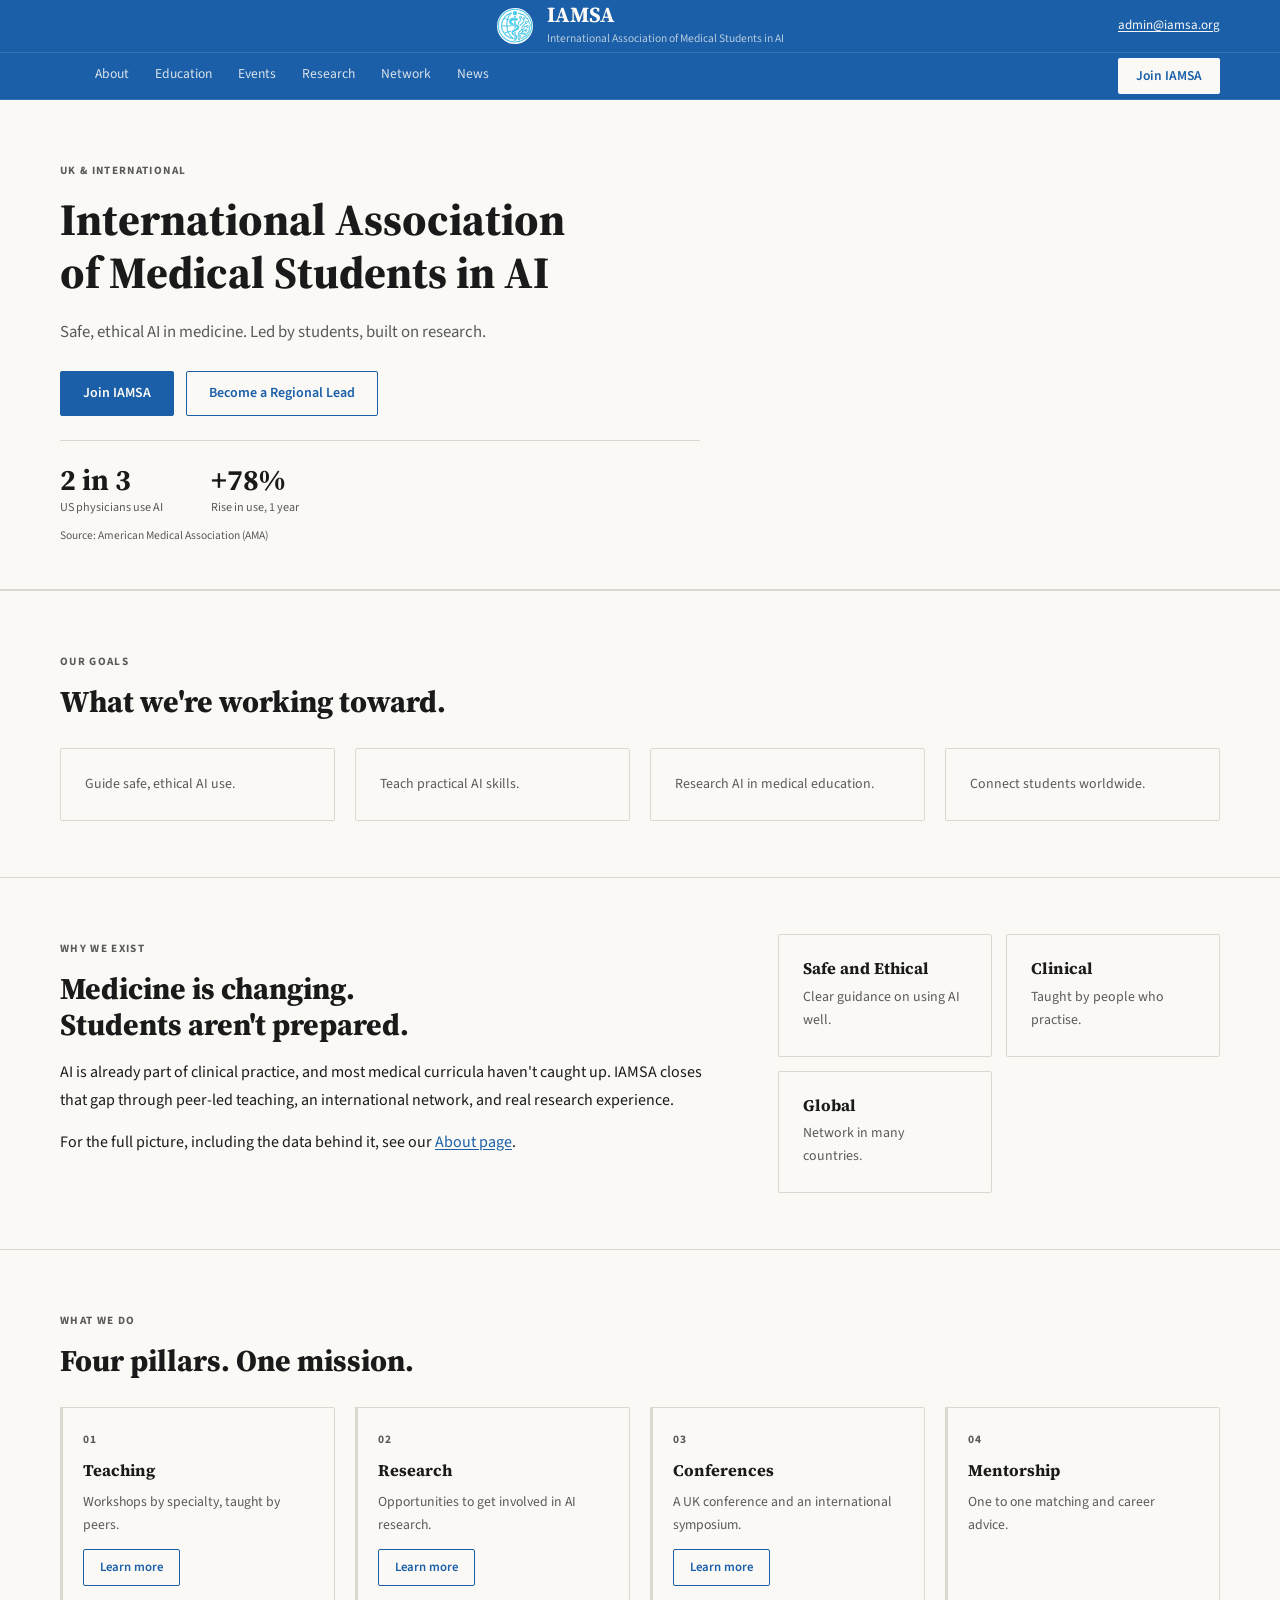
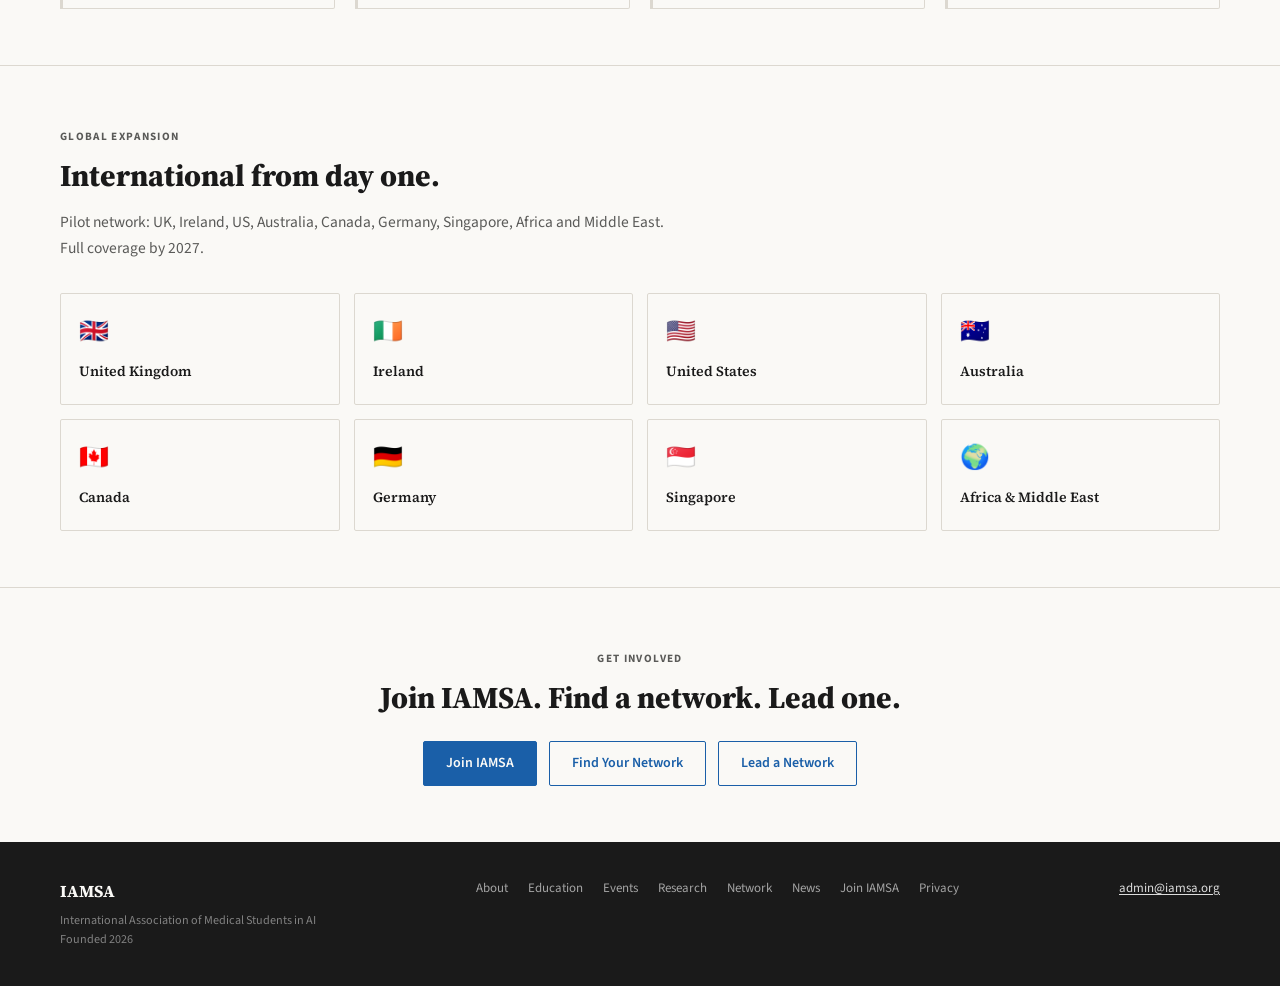
<file: index.html>
<!DOCTYPE html>
<html lang="en">
<head>
<meta charset="UTF-8">
<meta name="viewport" content="width=device-width, initial-scale=1.0">
<title>IAMSA | International Association of Medical Students in AI</title>
<link rel="icon" type="image/png" href="assets/iamsa-logo.png">
<link rel="stylesheet" href="style.css?v=11">
</head>
<body>

<header class="site-header">
  <div class="masthead">
    <a href="index.html" class="masthead-brand">
      <img src="assets/iamsa-logo.png" alt="IAMSA logo" class="masthead-logo">
      <div>
        <div class="masthead-name">IAMSA</div>
        <div class="masthead-full">International Association of Medical Students in AI</div>
      </div>
    </a>
    <div class="masthead-right"><a href="mailto:admin@iamsa.org">admin@iamsa.org</a></div>
    <button class="nav-toggle" aria-label="Open navigation" aria-expanded="false">&#9776;</button>
  </div>
  <nav class="site-nav">
    <ul>
      <li><a href="about.html">About</a></li>
      <li><a href="education.html">Education</a></li>
      <li><a href="events.html">Events</a></li>
      <li><a href="research.html">Research</a></li>
      <li><a href="chapters.html">Network</a></li>
      <li><a href="news.html">News</a></li>
      <li class="nav-spacer"></li>
      <li><a href="join.html" class="nav-join">Join IAMSA</a></li>
    </ul>
  </nav>
</header>

<!-- HOME HERO -->
<div class="home-hero">
  <div class="home-hero-inner">
    <div class="home-hero-text">
      <span class="section-label">UK &amp; International</span>
      <h1>International Association<br>of Medical Students in AI</h1>
      <p class="hero-lead">Safe, ethical AI in medicine. Led by students, built on research.</p>
      <div class="hero-actions">
        <a href="join.html" class="btn-primary">Join IAMSA</a>
        <a href="join.html#tab-lead" class="btn-secondary">Become a Regional Lead</a>
      </div>
    </div>
    <div class="stat-row">
      <div class="stat-item">
        <div class="stat-number">2 in 3</div>
        <div class="stat-label">US physicians use AI</div>
      </div>
      <div class="stat-item">
        <div class="stat-number">+78%</div>
        <div class="stat-label">Rise in use, 1 year</div>
      </div>
    </div>
    <p style="font-size:0.72rem;color:var(--muted);margin-top:8px;">Source: American Medical Association (AMA)</p>
  </div>
</div>

<!-- GOALS -->
<section>
  <span class="section-label">Our Goals</span>
  <h2>What we're working toward.</h2>
  <div class="grid-4" style="margin-top:28px;">
    <div class="card"><p style="margin-top:0;">Guide safe, ethical AI use.</p></div>
    <div class="card"><p style="margin-top:0;">Teach practical AI skills.</p></div>
    <div class="card"><p style="margin-top:0;">Research AI in medical education.</p></div>
    <div class="card"><p style="margin-top:0;">Connect students worldwide.</p></div>
  </div>
</section>

<!-- MISSION -->
<section id="mission" class="surface">
  <div class="two-col">
    <div>
      <span class="section-label">Why We Exist</span>
      <h2>Medicine is changing.<br>Students aren't prepared.</h2>
      <p style="font-size:1rem;line-height:1.75;margin-bottom:14px;">AI is already part of clinical practice, and most medical curricula haven't caught up. IAMSA closes that gap through peer-led teaching, an international network, and real research experience.</p>
      <p style="font-size:1rem;line-height:1.75;">For the full picture, including the data behind it, see our <a href="about.html">About page</a>.</p>
    </div>
    <div style="display:grid;grid-template-columns:1fr 1fr;gap:14px;">
      <div class="card">
        <h3>Safe and Ethical</h3>
        <p>Clear guidance on using AI well.</p>
      </div>
      <div class="card">
        <h3>Clinical</h3>
        <p>Taught by people who practise.</p>
      </div>
      <div class="card">
        <h3>Global</h3>
        <p>Network in many countries.</p>
      </div>
    </div>
  </div>
</section>

<!-- PILLARS -->
<section id="pillars">
  <span class="section-label">What We Do</span>
  <h2>Four pillars. One mission.</h2>
  <div class="grid-4" style="margin-top:28px;">
    <div class="pillar">
      <div class="pillar-number">01</div>
      <div class="pillar-title">Teaching</div>
      <div class="pillar-desc">Workshops by specialty, taught by peers.</div>
      <a href="education.html" class="btn-sm-outline">Learn more</a>
    </div>
    <div class="pillar">
      <div class="pillar-number">02</div>
      <div class="pillar-title">Research</div>
      <div class="pillar-desc">Opportunities to get involved in AI research.</div>
      <a href="research.html" class="btn-sm-outline">Learn more</a>
    </div>
    <div class="pillar">
      <div class="pillar-number">03</div>
      <div class="pillar-title">Conferences</div>
      <div class="pillar-desc">A UK conference and an international symposium.</div>
      <a href="events.html" class="btn-sm-outline">Learn more</a>
    </div>
    <div class="pillar">
      <div class="pillar-number">04</div>
      <div class="pillar-title">Mentorship</div>
      <div class="pillar-desc">One to one matching and career advice.</div>
    </div>
  </div>
</section>

<!-- INTERNATIONAL -->
<section id="international">
  <span class="section-label">Global Expansion</span>
  <h2>International from day one.</h2>
  <p class="section-intro">Pilot network: UK, Ireland, US, Australia, Canada, Germany, Singapore, Africa and Middle East. Full coverage by 2027.</p>
  <div class="countries-grid">
    <div class="country-card">
      <div class="country-flag">🇬🇧</div>
      <div class="country-name">United Kingdom</div>    </div>
    <div class="country-card">
      <div class="country-flag">🇮🇪</div>
      <div class="country-name">Ireland</div>    </div>
    <div class="country-card">
      <div class="country-flag">🇺🇸</div>
      <div class="country-name">United States</div>    </div>
    <div class="country-card">
      <div class="country-flag">🇦🇺</div>
      <div class="country-name">Australia</div>    </div>
    <div class="country-card">
      <div class="country-flag">🇨🇦</div>
      <div class="country-name">Canada</div>    </div>
    <div class="country-card">
      <div class="country-flag">🇩🇪</div>
      <div class="country-name">Germany</div>    </div>
    <div class="country-card">
      <div class="country-flag">🇸🇬</div>
      <div class="country-name">Singapore</div>    </div>
    <div class="country-card">
      <div class="country-flag">🌍</div>
      <div class="country-name">Africa &amp; Middle East</div>
    </div>
  </div>
</section>

<!-- CTA -->
<section class="surface" id="join" style="text-align:center;">
  <span class="section-label">Get Involved</span>
  <h2 style="margin-bottom:24px;">Join IAMSA. Find a network. Lead one.</h2>
  <div style="display:flex;gap:12px;justify-content:center;flex-wrap:wrap;">
    <a href="join.html" class="btn-primary">Join IAMSA</a>
    <a href="chapters.html" class="btn-secondary">Find Your Network</a>
    <a href="join.html#tab-lead" class="btn-secondary">Lead a Network</a>
  </div>
</section>

<footer>
  <div class="footer-inner">
    <div>
      <div class="footer-brand">IAMSA</div>
      <div class="footer-sub">International Association of Medical Students in AI<br>Founded 2026</div>
    </div>
    <div class="footer-links">
      <a href="about.html">About</a>
      <a href="education.html">Education</a>
      <a href="events.html">Events</a>
      <a href="research.html">Research</a>
      <a href="chapters.html">Network</a>
      <a href="news.html">News</a>
      <a href="join.html">Join IAMSA</a>
      <a href="privacy.html">Privacy</a>
    </div>
    <div class="footer-contact"><a href="mailto:admin@iamsa.org">admin@iamsa.org</a></div>
  </div>
</footer>

<script src="main.js"></script>
</body>
</html>
</file>
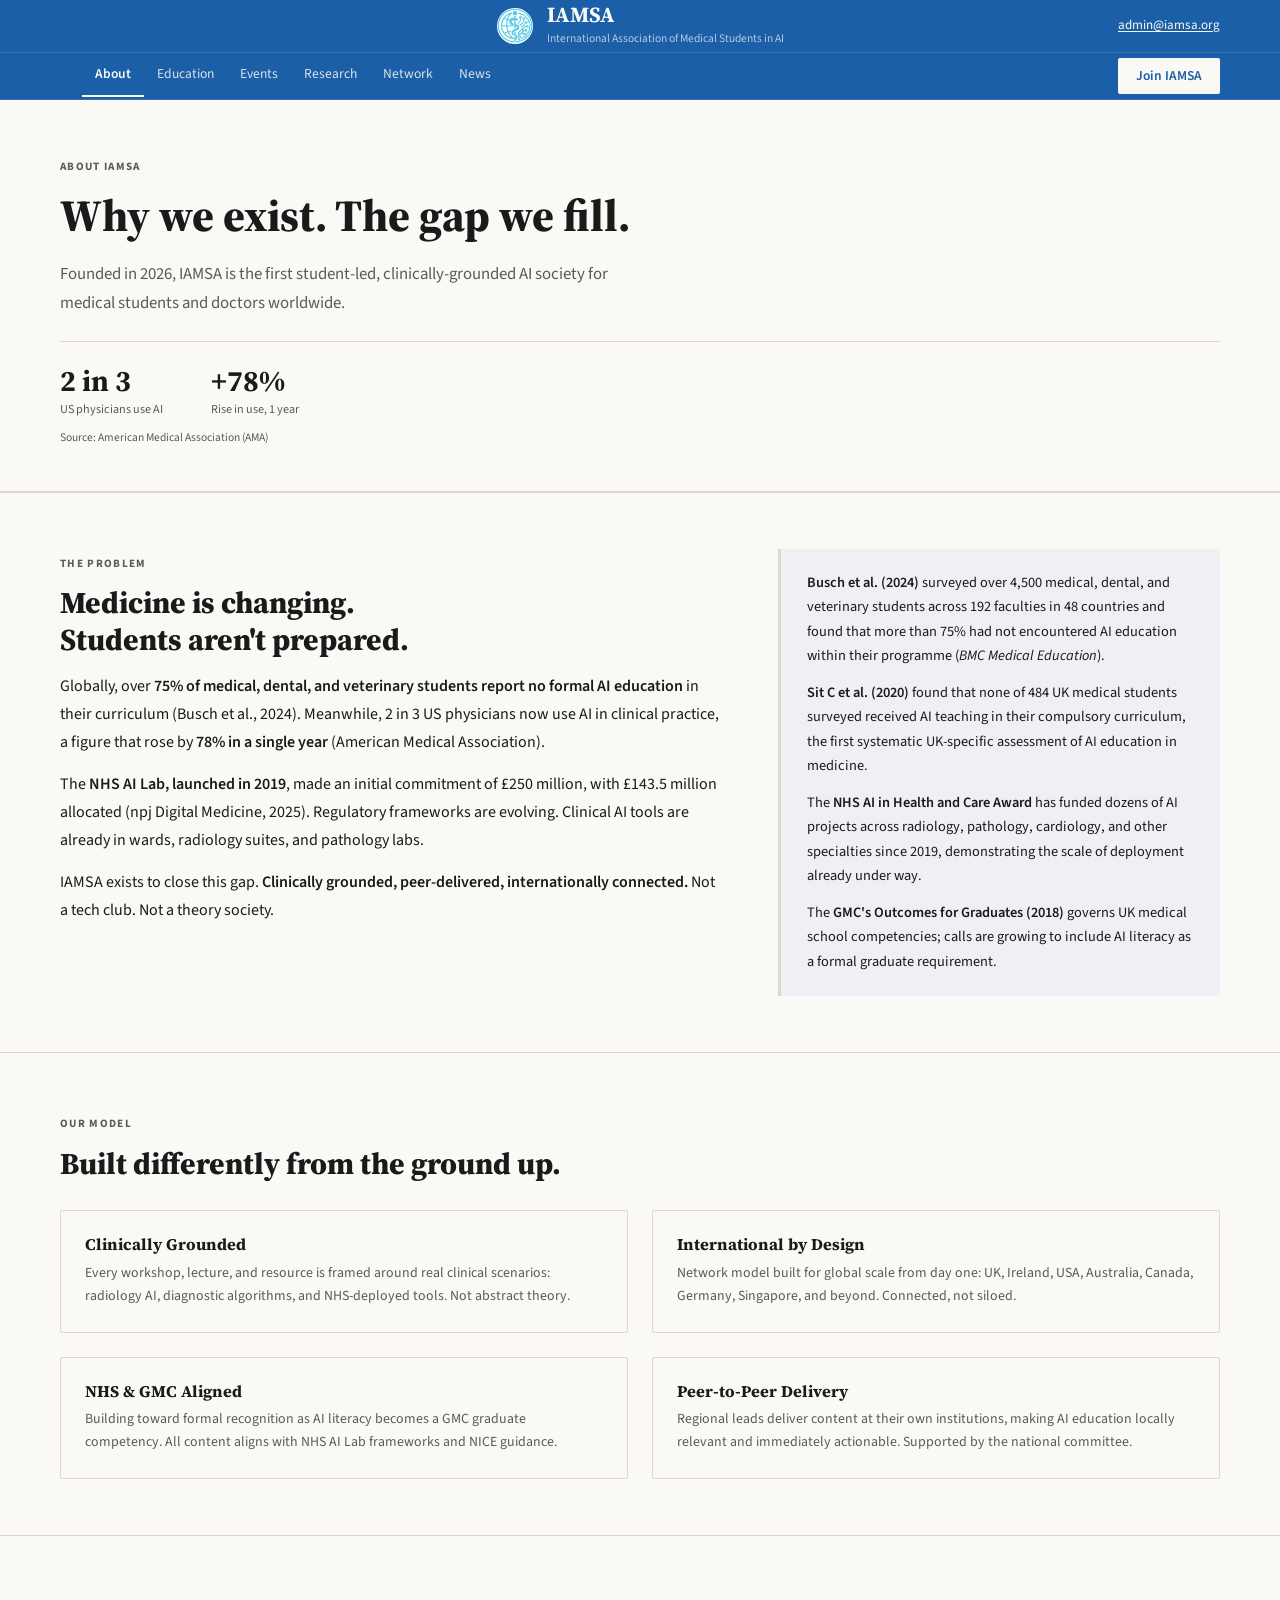
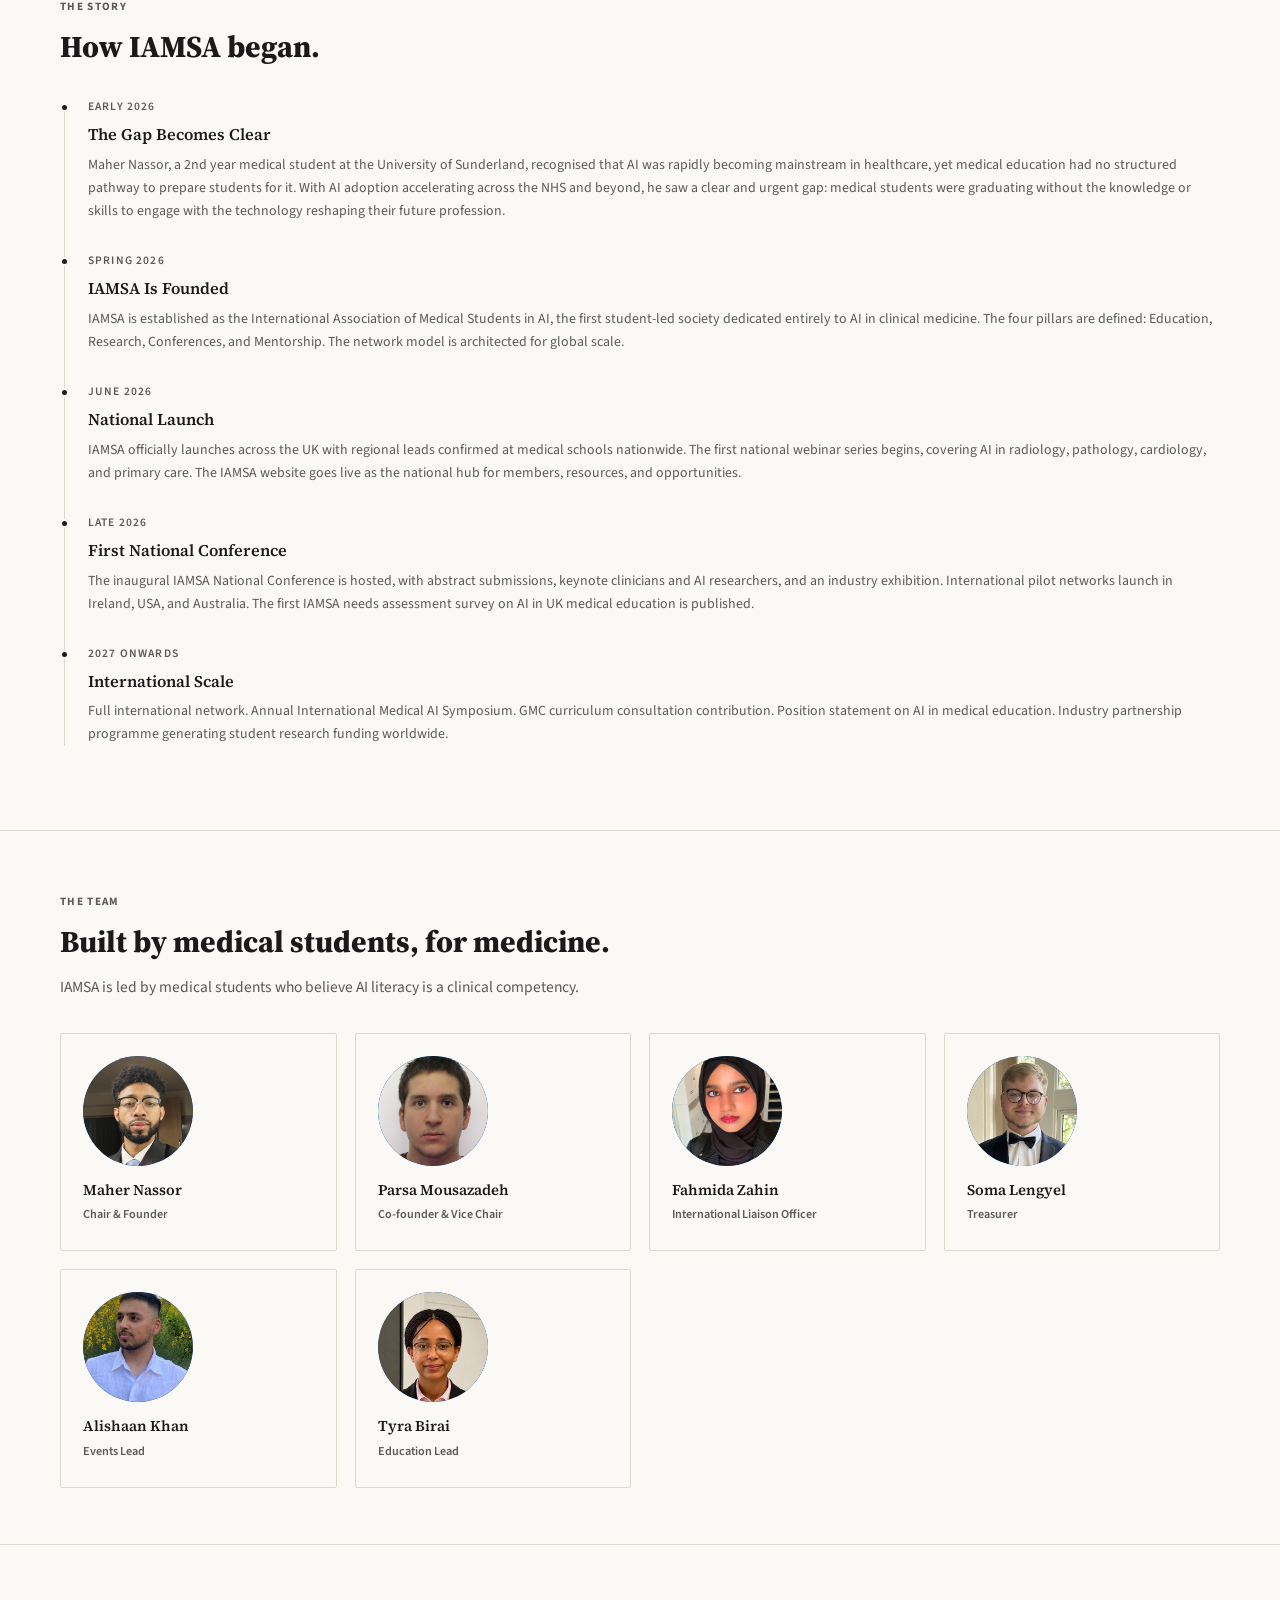
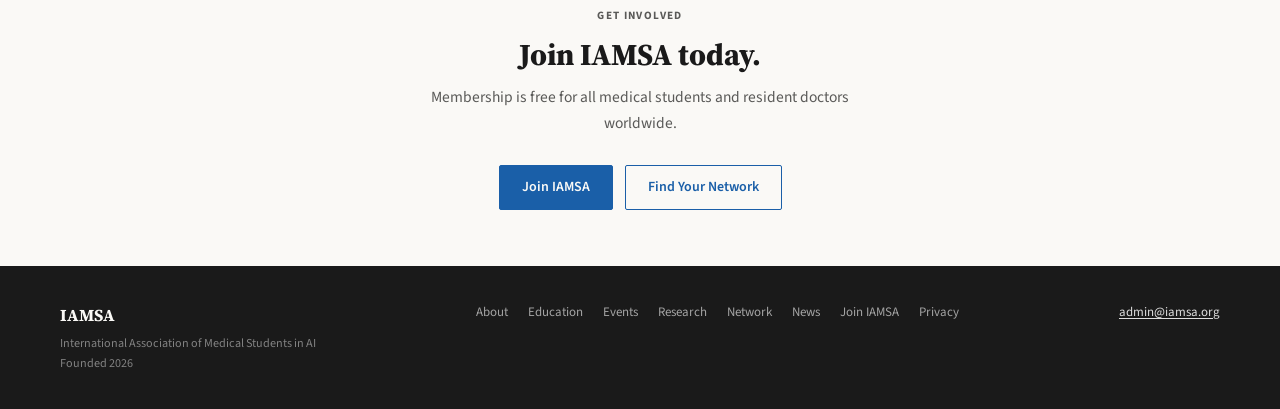
<file: about.html>
<!DOCTYPE html>
<html lang="en">
<head>
<meta charset="UTF-8">
<meta name="viewport" content="width=device-width, initial-scale=1.0">
<title>About | IAMSA</title>
<link rel="icon" type="image/png" href="assets/iamsa-logo.png">
<link rel="stylesheet" href="style.css?v=11">
</head>
<body>

<header class="site-header">
  <div class="masthead">
    <a href="index.html" class="masthead-brand">
      <img src="assets/iamsa-logo.png" alt="IAMSA logo" class="masthead-logo">
      <div>
        <div class="masthead-name">IAMSA</div>
        <div class="masthead-full">International Association of Medical Students in AI</div>
      </div>
    </a>
    <div class="masthead-right"><a href="mailto:admin@iamsa.org">admin@iamsa.org</a></div>
    <button class="nav-toggle" aria-label="Open navigation" aria-expanded="false">&#9776;</button>
  </div>
  <nav class="site-nav">
    <ul>
      <li><a href="about.html" class="active">About</a></li>
      <li><a href="education.html">Education</a></li>
      <li><a href="events.html">Events</a></li>
      <li><a href="research.html">Research</a></li>
      <li><a href="chapters.html">Network</a></li>
      <li><a href="news.html">News</a></li>
      <li class="nav-spacer"></li>
      <li><a href="join.html" class="nav-join">Join IAMSA</a></li>
    </ul>
  </nav>
</header>

<div class="page-hero">
  <span class="section-label">About IAMSA</span>
  <h1>Why we exist. The gap we fill.</h1>
  <p style="font-size:1.05rem;color:var(--muted);line-height:1.7;max-width:600px;margin-top:6px;">Founded in 2026, IAMSA is the first student-led, clinically-grounded AI society for medical students and doctors worldwide.</p>
  <div class="stat-row">
    <div class="stat-item">
      <div class="stat-number">2 in 3</div>
      <div class="stat-label">US physicians use AI</div>
    </div>
    <div class="stat-item">
      <div class="stat-number">+78%</div>
      <div class="stat-label">Rise in use, 1 year</div>
    </div>
  </div>
  <p style="font-size:0.72rem;color:var(--muted);margin-top:8px;">Source: American Medical Association (AMA)</p>
</div>

<!-- THE GAP -->
<section class="surface">
  <div class="two-col">
    <div>
      <span class="section-label">The Problem</span>
      <h2>Medicine is changing.<br>Students aren't prepared.</h2>
      <p style="font-size:1rem;line-height:1.75;margin-bottom:14px;">Globally, over <strong>75% of medical, dental, and veterinary students report no formal AI education</strong> in their curriculum (Busch et al., 2024). Meanwhile, 2 in 3 US physicians now use AI in clinical practice, a figure that rose by <strong>78% in a single year</strong> (American Medical Association).</p>
      <p style="font-size:1rem;line-height:1.75;margin-bottom:14px;">The <strong>NHS AI Lab, launched in 2019</strong>, made an initial commitment of £250 million, with £143.5 million allocated (npj Digital Medicine, 2025). Regulatory frameworks are evolving. Clinical AI tools are already in wards, radiology suites, and pathology labs.</p>
      <p style="font-size:1rem;line-height:1.75;">IAMSA exists to close this gap. <strong>Clinically grounded, peer-delivered, internationally connected.</strong> Not a tech club. Not a theory society.</p>
    </div>
    <div class="evidence-block">
      <p><strong>Busch et al. (2024)</strong> surveyed over 4,500 medical, dental, and veterinary students across 192 faculties in 48 countries and found that more than 75% had not encountered AI education within their programme (<em>BMC Medical Education</em>).</p>
      <p><strong>Sit C et al. (2020)</strong> found that none of 484 UK medical students surveyed received AI teaching in their compulsory curriculum, the first systematic UK-specific assessment of AI education in medicine.</p>
      <p>The <strong>NHS AI in Health and Care Award</strong> has funded dozens of AI projects across radiology, pathology, cardiology, and other specialties since 2019, demonstrating the scale of deployment already under way.</p>
      <p>The <strong>GMC's Outcomes for Graduates (2018)</strong> governs UK medical school competencies; calls are growing to include AI literacy as a formal graduate requirement.</p>
    </div>
  </div>
</section>

<!-- WHAT WE DO -->
<section>
  <span class="section-label">Our Model</span>
  <h2>Built differently from the ground up.</h2>
  <div class="grid-2" style="margin-top:28px;">
    <div class="card">
      <h3>Clinically Grounded</h3>
      <p>Every workshop, lecture, and resource is framed around real clinical scenarios: radiology AI, diagnostic algorithms, and NHS-deployed tools. Not abstract theory.</p>
    </div>
    <div class="card">
      <h3>International by Design</h3>
      <p>Network model built for global scale from day one: UK, Ireland, USA, Australia, Canada, Germany, Singapore, and beyond. Connected, not siloed.</p>
    </div>
    <div class="card">
      <h3>NHS &amp; GMC Aligned</h3>
      <p>Building toward formal recognition as AI literacy becomes a GMC graduate competency. All content aligns with NHS AI Lab frameworks and NICE guidance.</p>
    </div>
    <div class="card">
      <h3>Peer-to-Peer Delivery</h3>
      <p>Regional leads deliver content at their own institutions, making AI education locally relevant and immediately actionable. Supported by the national committee.</p>
    </div>
  </div>
</section>

<!-- FOUNDING STORY -->
<section class="surface">
  <span class="section-label">The Story</span>
  <h2>How IAMSA began.</h2>
  <div class="timeline">
    <div class="tl-item">
      <div class="tl-date">Early 2026</div>
      <div class="tl-title">The Gap Becomes Clear</div>
      <div class="tl-desc">Maher Nassor, a 2nd year medical student at the University of Sunderland, recognised that AI was rapidly becoming mainstream in healthcare, yet medical education had no structured pathway to prepare students for it. With AI adoption accelerating across the NHS and beyond, he saw a clear and urgent gap: medical students were graduating without the knowledge or skills to engage with the technology reshaping their future profession.</div>
    </div>
    <div class="tl-item">
      <div class="tl-date">Spring 2026</div>
      <div class="tl-title">IAMSA Is Founded</div>
      <div class="tl-desc">IAMSA is established as the International Association of Medical Students in AI, the first student-led society dedicated entirely to AI in clinical medicine. The four pillars are defined: Education, Research, Conferences, and Mentorship. The network model is architected for global scale.</div>
    </div>
    <div class="tl-item">
      <div class="tl-date">June 2026</div>
      <div class="tl-title">National Launch</div>
      <div class="tl-desc">IAMSA officially launches across the UK with regional leads confirmed at medical schools nationwide. The first national webinar series begins, covering AI in radiology, pathology, cardiology, and primary care. The IAMSA website goes live as the national hub for members, resources, and opportunities.</div>
    </div>
    <div class="tl-item">
      <div class="tl-date">Late 2026</div>
      <div class="tl-title">First National Conference</div>
      <div class="tl-desc">The inaugural IAMSA National Conference is hosted, with abstract submissions, keynote clinicians and AI researchers, and an industry exhibition. International pilot networks launch in Ireland, USA, and Australia. The first IAMSA needs assessment survey on AI in UK medical education is published.</div>
    </div>
    <div class="tl-item">
      <div class="tl-date">2027 Onwards</div>
      <div class="tl-title">International Scale</div>
      <div class="tl-desc">Full international network. Annual International Medical AI Symposium. GMC curriculum consultation contribution. Position statement on AI in medical education. Industry partnership programme generating student research funding worldwide.</div>
    </div>
  </div>
</section>

<!-- TEAM -->
<section>
  <span class="section-label">The Team</span>
  <h2>Built by medical students, for medicine.</h2>
  <p class="section-intro">IAMSA is led by medical students who believe AI literacy is a clinical competency.</p>
  <div class="team-grid">
    <div class="team-card">
      <div class="team-avatar" style="overflow:hidden;padding:0;">
        <img src="images/team/maher-nassor.jpg" alt="Maher Nassor" style="width:100%;height:100%;object-fit:cover;border-radius:50%;display:block;" onerror="this.style.display='none';this.parentNode.textContent='MN';">
      </div>
      <div class="team-name">Maher Nassor</div>
      <div class="team-role">Chair &amp; Founder</div>
    </div>
    <div class="team-card">
      <div class="team-avatar" style="overflow:hidden;padding:0;">
        <img src="images/team/parsa-mousazadeh.jpg" alt="Parsa Mousazadeh" style="width:100%;height:100%;object-fit:cover;border-radius:50%;display:block;" onerror="this.style.display='none';this.parentNode.textContent='PM';">
      </div>
      <div class="team-name">Parsa Mousazadeh</div>
      <div class="team-role">Co-founder &amp; Vice Chair</div>
    </div>
    <div class="team-card">
      <div class="team-avatar" style="overflow:hidden;padding:0;">
        <img src="images/team/fahmida-zahin.jpg" alt="Fahmida Zahin" style="width:100%;height:100%;object-fit:cover;border-radius:50%;display:block;" onerror="this.style.display='none';this.parentNode.textContent='FZ';">
      </div>
      <div class="team-name">Fahmida Zahin</div>
      <div class="team-role">International Liaison Officer</div>
    </div>
    <div class="team-card">
      <div class="team-avatar" style="overflow:hidden;padding:0;">
        <img src="images/team/soma-lengyel.jpg" alt="Soma Lengyel" style="width:100%;height:100%;object-fit:cover;border-radius:50%;display:block;" onerror="this.style.display='none';this.parentNode.textContent='SL';">
      </div>
      <div class="team-name">Soma Lengyel</div>
      <div class="team-role">Treasurer</div>
    </div>
    <div class="team-card">
      <div class="team-avatar" style="overflow:hidden;padding:0;">
        <img src="images/team/alishaan-khan.jpg" alt="Alishaan Khan" style="width:100%;height:100%;object-fit:cover;border-radius:50%;display:block;" onerror="this.style.display='none';this.parentNode.textContent='AK';">
      </div>
      <div class="team-name">Alishaan Khan</div>
      <div class="team-role">Events Lead</div>
    </div>
    <div class="team-card">
      <div class="team-avatar" style="overflow:hidden;padding:0;">
        <img src="images/team/tyra-birai.jpg" alt="Tyra Birai" style="width:100%;height:100%;object-fit:cover;border-radius:50%;display:block;" onerror="this.style.display='none';this.parentNode.textContent='TB';">
      </div>
      <div class="team-name">Tyra Birai</div>
      <div class="team-role">Education Lead</div>
    </div>
  </div>
</section>

<!-- CTA -->
<section class="surface" style="text-align:center;">
  <span class="section-label">Get Involved</span>
  <h2 style="margin-bottom:10px;">Join IAMSA today.</h2>
  <p style="color:var(--muted);margin-bottom:28px;max-width:480px;margin-left:auto;margin-right:auto;font-size:0.97rem;line-height:1.7;">Membership is free for all medical students and resident doctors worldwide.</p>
  <div style="display:flex;gap:12px;justify-content:center;flex-wrap:wrap;">
    <a href="join.html" class="btn-primary">Join IAMSA</a>
    <a href="chapters.html" class="btn-secondary">Find Your Network</a>
  </div>
</section>

<footer>
  <div class="footer-inner">
    <div>
      <div class="footer-brand">IAMSA</div>
      <div class="footer-sub">International Association of Medical Students in AI<br>Founded 2026</div>
    </div>
    <div class="footer-links">
      <a href="about.html">About</a>
      <a href="education.html">Education</a>
      <a href="events.html">Events</a>
      <a href="research.html">Research</a>
      <a href="chapters.html">Network</a>
      <a href="news.html">News</a>
      <a href="join.html">Join IAMSA</a>
      <a href="privacy.html">Privacy</a>
    </div>
    <div class="footer-contact"><a href="mailto:admin@iamsa.org">admin@iamsa.org</a></div>
  </div>
</footer>

<script src="main.js"></script>
</body>
</html>
</file>
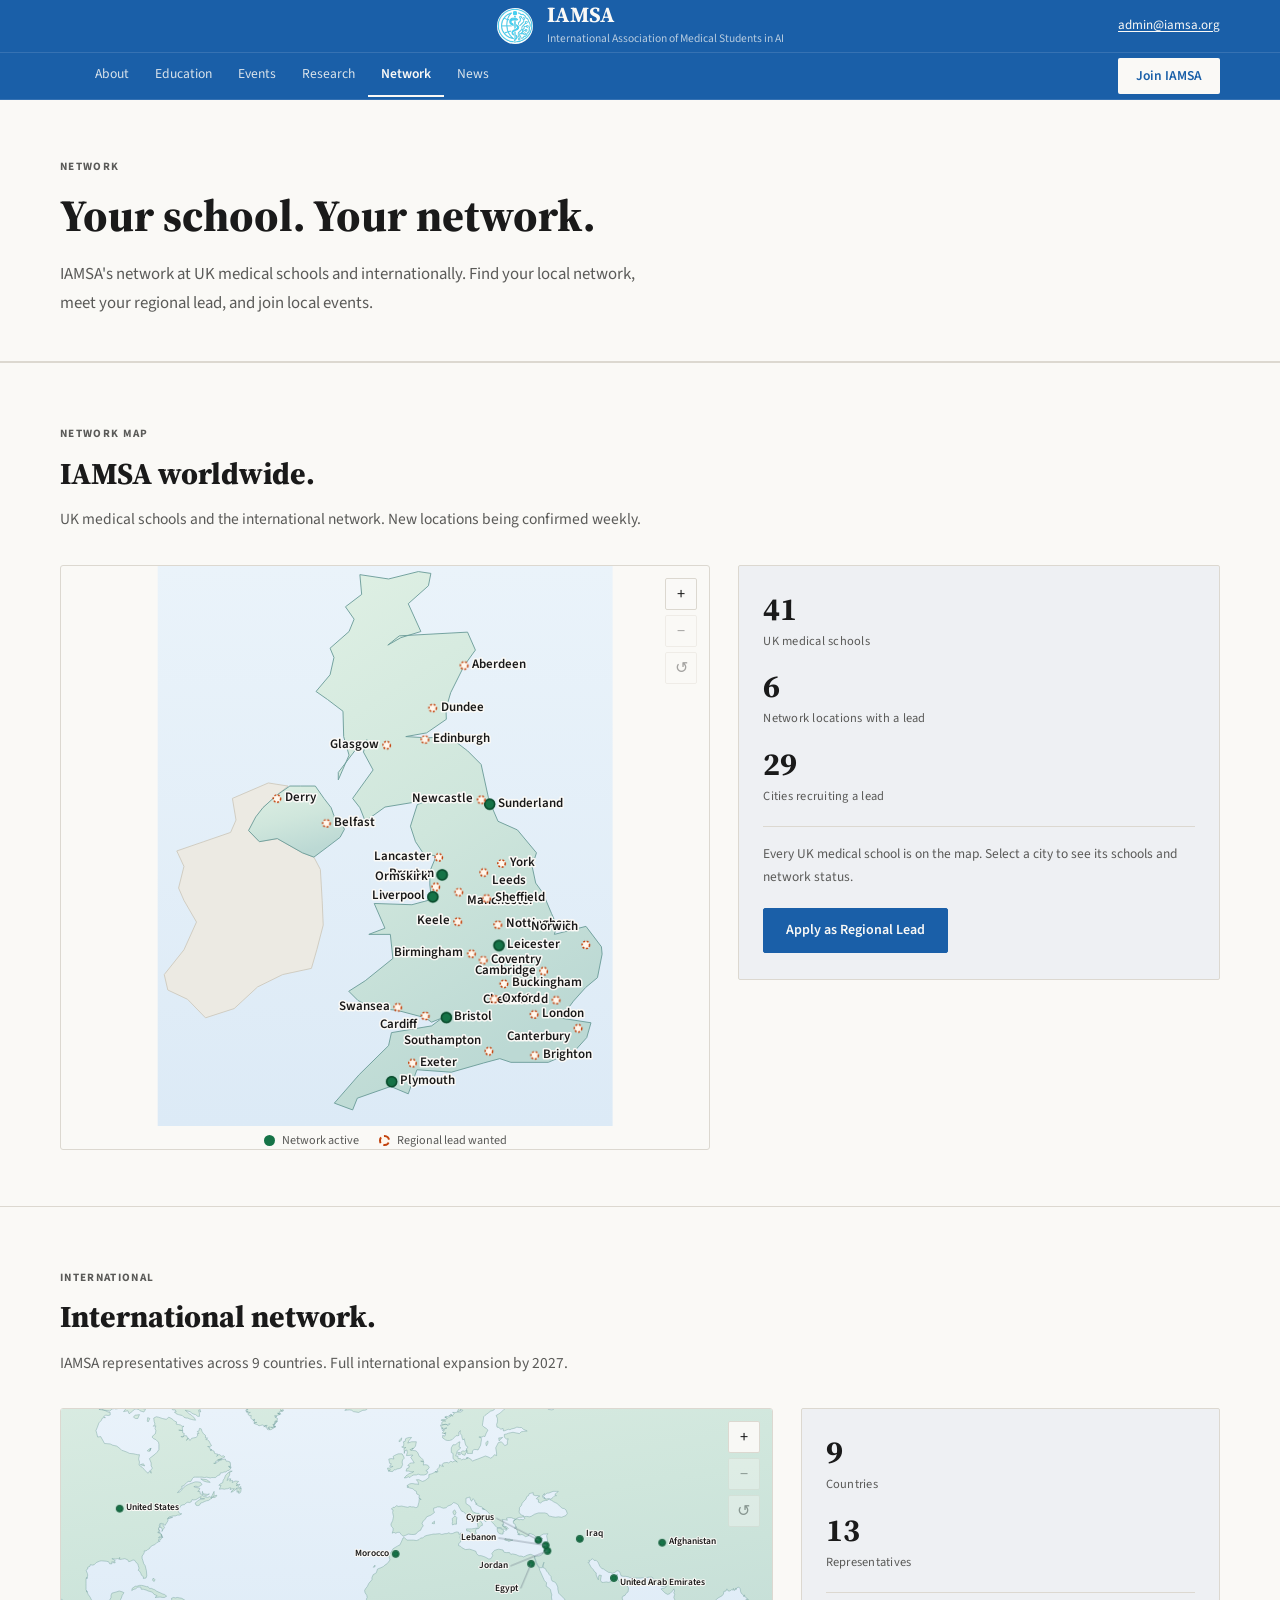
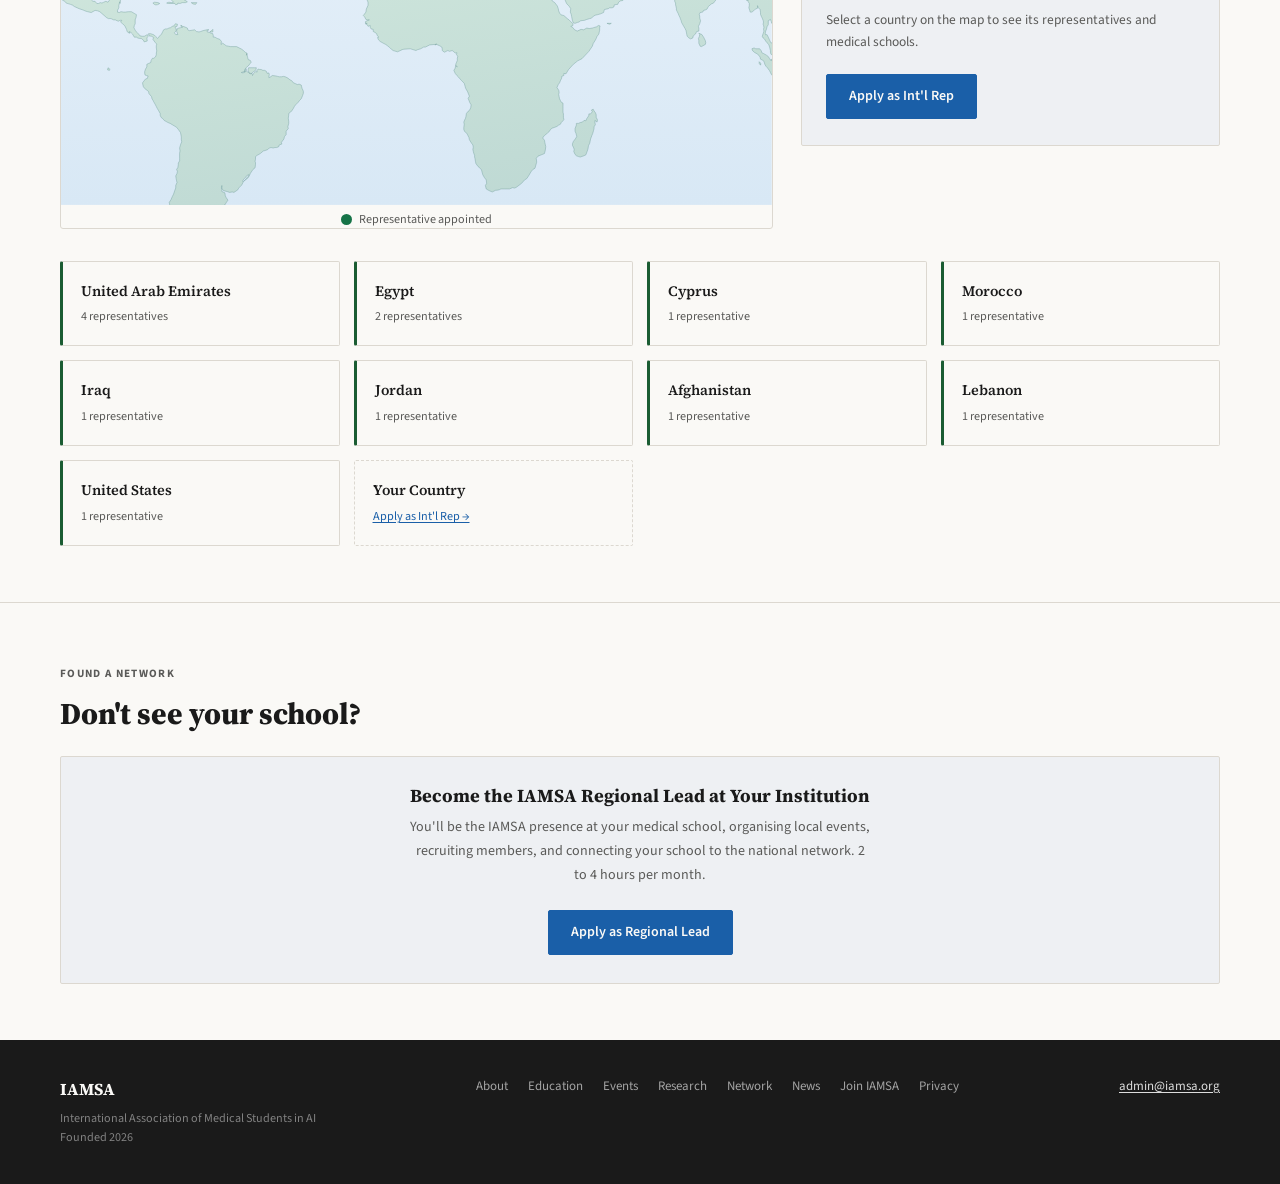
<file: chapters.html>
<!DOCTYPE html>
<html lang="en">
<head>
<meta charset="UTF-8">
<meta name="viewport" content="width=device-width, initial-scale=1.0">
<title>Network | IAMSA</title>
<link rel="icon" type="image/png" href="assets/iamsa-logo.png">
<link rel="stylesheet" href="style.css?v=11">
</head>
<body>

<header class="site-header">
  <div class="masthead">
    <a href="index.html" class="masthead-brand">
      <img src="assets/iamsa-logo.png" alt="IAMSA logo" class="masthead-logo">
      <div>
        <div class="masthead-name">IAMSA</div>
        <div class="masthead-full">International Association of Medical Students in AI</div>
      </div>
    </a>
    <div class="masthead-right"><a href="mailto:admin@iamsa.org">admin@iamsa.org</a></div>
    <button class="nav-toggle" aria-label="Open navigation" aria-expanded="false">&#9776;</button>
  </div>
  <nav class="site-nav">
    <ul>
      <li><a href="about.html">About</a></li>
      <li><a href="education.html">Education</a></li>
      <li><a href="events.html">Events</a></li>
      <li><a href="research.html">Research</a></li>
      <li><a href="chapters.html" class="active">Network</a></li>
      <li><a href="news.html">News</a></li>
      <li class="nav-spacer"></li>
      <li><a href="join.html" class="nav-join">Join IAMSA</a></li>
    </ul>
  </nav>
</header>

<div class="page-hero">
  <span class="section-label">Network</span>
  <h1>Your school. Your network.</h1>
  <p style="font-size:1.05rem;color:var(--muted);line-height:1.7;max-width:600px;margin-top:6px;">IAMSA's network at UK medical schools and internationally. Find your local network, meet your regional lead, and join local events.</p>
</div>

<!-- MAP -->
<section class="surface">
  <span class="section-label">Network Map</span>
  <h2>IAMSA worldwide.</h2>
  <p class="section-intro">UK medical schools and the international network. New locations being confirmed weekly.</p>

  <div class="chapter-map" id="chapterMap">
    <div class="chapter-map__figure">
      <svg viewBox="-118 44 736 906" role="img" aria-labelledby="mapTitle mapDesc" class="uk-map">
        <title id="mapTitle">Map of the IAMSA network across the United Kingdom</title>
        <desc id="mapDesc">All 41 UK medical schools that award a primary medical qualification, grouped into 35 cities. 6 cities have an appointed IAMSA regional lead; 29 are recruiting.</desc>
      <defs>
        <linearGradient id="ukLand" x1="0" y1="0" x2="0.35" y2="1">
          <stop offset="0" stop-color="#dff0e4"/><stop offset="0.55" stop-color="#cfe6dc"/>
          <stop offset="1" stop-color="#bcd9d4"/>
        </linearGradient>
        <linearGradient id="ukSea" x1="0" y1="0" x2="0" y2="1">
          <stop offset="0" stop-color="#eaf3fa"/><stop offset="1" stop-color="#dceaf6"/>
        </linearGradient>
      </defs>
      <rect class="sea" x="-118" y="44" width="736" height="906" fill="url(#ukSea)"/>
      <path class="mapland mapland-ie" d="M92.9,400.0 L74.3,415.0 L52.3,435.0 L29.0,472.0 L46.5,490.0 L75.5,485.0 L116.1,508.0 L134.7,515.0 L145.2,535.0 L148.1,585.0 L149.8,625.0 L139.4,665.0 L130.7,695.0 L84.2,705.0 L43.6,725.0 L5.8,760.0 L-40.6,775.0 L-69.7,745.0 L-101.6,730.0 L-107.4,705.0 L-75.5,665.0 L-55.2,620.0 L-75.5,585.0 L-84.2,565.0 L-75.5,530.0 L-87.1,505.0 L-43.6,490.0 L0.0,475.0 L8.7,455.0 L2.9,420.0 L61.0,395.0 L92.9,400.0 Z"/>
      <path class="mapland" d="M113.2,400.0 L137.0,400.0 L151.0,420.0 L162.6,435.0 L167.2,448.0 L168.4,455.0 L177.1,452.0 L180.0,460.0 L184.1,470.0 L177.1,483.0 L157.4,498.0 L134.7,515.0 L116.1,508.0 L75.5,485.0 L46.5,490.0 L29.0,472.0 L40.6,450.0 L52.3,435.0 L74.3,415.0 L95.8,400.0 L113.2,400.0 Z"/>
      <path class="mapland" d="M303.7,53.0 L324.0,56.0 L320.0,76.0 L287.4,105.0 L307.8,150.0 L275.3,160.0 L254.3,172.0 L272.9,157.0 L383.3,151.0 L396.0,180.0 L378.0,205.0 L356.0,249.0 L348.4,275.0 L349.0,292.0 L317.1,314.0 L283.4,320.0 L319.4,322.0 L353.1,320.0 L383.3,343.0 L405.3,365.0 L416.9,418.0 L421.0,430.0 L432.6,457.0 L464.0,471.0 L494.8,508.0 L487.8,530.0 L493.6,557.0 L505.2,573.0 L519.1,606.0 L527.9,626.0 L523.8,640.0 L574.9,627.0 L599.9,660.0 L601.0,672.0 L593.5,710.0 L574.3,726.0 L554.6,748.0 L540.6,767.0 L531.3,775.0 L583.0,783.0 L576.1,807.0 L556.3,829.0 L513.9,847.0 L453.5,847.0 L435.5,841.0 L409.4,848.0 L357.1,863.0 L301.4,859.0 L287.4,898.0 L259.0,886.0 L205.0,905.0 L197.4,924.0 L167.8,913.0 L207.9,867.0 L255.5,820.0 L260.2,799.0 L325.2,788.0 L342.6,775.0 L325.2,782.0 L315.3,775.0 L270.0,763.0 L227.6,758.0 L206.1,747.0 L191.1,732.0 L217.8,715.0 L262.5,679.0 L258.4,640.0 L223.6,640.0 L249.7,630.0 L232.3,590.0 L293.3,592.0 L319.4,585.0 L324.0,575.0 L322.3,560.0 L322.3,538.0 L332.7,513.0 L312.4,510.0 L299.1,490.0 L290.9,465.0 L302.0,430.0 L322.3,422.0 L249.7,434.0 L217.8,457.0 L209.1,435.0 L197.4,420.0 L230.5,374.0 L214.9,345.0 L220.7,325.0 L203.2,340.0 L174.2,378.0 L174.2,390.0 L191.6,350.0 L182.9,320.0 L181.8,279.0 L156.8,260.0 L138.2,247.0 L160.9,220.0 L167.2,192.0 L160.9,177.0 L191.6,150.0 L199.8,130.0 L185.8,110.0 L212.0,90.0 L209.1,58.0 L255.5,65.0 L303.7,53.0 Z"/>
      <g class="pin pin-active" data-id="sunderland" tabindex="0" role="button" aria-label="Sunderland: University of Sunderland. Regional lead appointed"><circle class="pin-pulse" cx="419.2" cy="429.4" r="8"/><circle class="pin-halo" cx="419.2" cy="429.4" r="20"/><circle class="pin-dot" cx="419.2" cy="429.4" r="8"/><text class="pin-label" x="432.2" y="433.4" text-anchor="start">Sunderland</text></g>
      <g class="pin pin-active" data-id="liverpool" tabindex="0" role="button" aria-label="Liverpool: University of Liverpool. Regional lead appointed"><circle class="pin-pulse" cx="327.2" cy="579.4" r="8"/><circle class="pin-halo" cx="327.2" cy="579.4" r="20"/><circle class="pin-dot" cx="327.2" cy="579.4" r="8"/><text class="pin-label" x="314.2" y="583.4" text-anchor="end">Liverpool</text></g>
      <g class="pin pin-active" data-id="preston" tabindex="0" role="button" aria-label="Preston: University of Lancashire. Regional lead appointed"><circle class="pin-pulse" cx="342.2" cy="543.7" r="8"/><circle class="pin-halo" cx="342.2" cy="543.7" r="20"/><circle class="pin-dot" cx="342.2" cy="543.7" r="8"/><text class="pin-label" x="329.2" y="547.7" text-anchor="end">Preston</text></g>
      <g class="pin pin-active" data-id="leicester" tabindex="0" role="button" aria-label="Leicester: University of Leicester. Regional lead appointed"><circle class="pin-pulse" cx="434.1" cy="657.9" r="8"/><circle class="pin-halo" cx="434.1" cy="657.9" r="20"/><circle class="pin-dot" cx="434.1" cy="657.9" r="8"/><text class="pin-label" x="447.1" y="661.9" text-anchor="start">Leicester</text></g>
      <g class="pin pin-active" data-id="bristol" tabindex="0" role="button" aria-label="Bristol: University of Bristol. Regional lead appointed"><circle class="pin-pulse" cx="349.1" cy="774.5" r="8"/><circle class="pin-halo" cx="349.1" cy="774.5" r="20"/><circle class="pin-dot" cx="349.1" cy="774.5" r="8"/><text class="pin-label" x="362.1" y="778.5" text-anchor="start">Bristol</text></g>
      <g class="pin pin-active" data-id="plymouth" tabindex="0" role="button" aria-label="Plymouth: University of Plymouth (Peninsula Medical School). Regional lead appointed"><circle class="pin-pulse" cx="260.5" cy="878.3" r="8"/><circle class="pin-halo" cx="260.5" cy="878.3" r="20"/><circle class="pin-dot" cx="260.5" cy="878.3" r="8"/><text class="pin-label" x="273.5" y="882.3" text-anchor="start">Plymouth</text></g>
      <g class="pin pin-open" data-id="london" tabindex="0" role="button" aria-label="London: 5 medical schools. Regional lead wanted"><circle class="pin-halo" cx="491.0" cy="769.5" r="20"/><circle class="pin-dot" cx="491.0" cy="769.5" r="8"/><text class="pin-label" x="504.0" y="773.5" text-anchor="start">London</text></g>
      <g class="pin pin-open" data-id="birmingham" tabindex="0" role="button" aria-label="Birmingham: 2 medical schools. Regional lead wanted"><circle class="pin-halo" cx="389.7" cy="671.4" r="20"/><circle class="pin-dot" cx="389.7" cy="671.4" r="8"/><text class="pin-label" x="376.7" y="675.4" text-anchor="end">Birmingham</text></g>
      <g class="pin pin-open" data-id="manchester" tabindex="0" role="button" aria-label="Manchester: University of Manchester. Regional lead wanted"><circle class="pin-halo" cx="369.1" cy="571.7" r="20"/><circle class="pin-dot" cx="369.1" cy="571.7" r="8"/><text class="pin-label" x="382.1" y="590.7" text-anchor="start">Manchester</text></g>
      <g class="pin pin-open" data-id="leeds" tabindex="0" role="button" aria-label="Leeds: University of Leeds. Regional lead wanted"><circle class="pin-halo" cx="409.5" cy="539.9" r="20"/><circle class="pin-dot" cx="409.5" cy="539.9" r="8"/><text class="pin-label" x="422.5" y="558.9" text-anchor="start">Leeds</text></g>
      <g class="pin pin-open" data-id="newcastle" tabindex="0" role="button" aria-label="Newcastle: Newcastle University. Regional lead wanted"><circle class="pin-halo" cx="405.4" cy="422.2" r="20"/><circle class="pin-dot" cx="405.4" cy="422.2" r="8"/><text class="pin-label" x="392.4" y="426.2" text-anchor="end">Newcastle</text></g>
      <g class="pin pin-open" data-id="edinburgh" tabindex="0" role="button" aria-label="Edinburgh: University of Edinburgh. Regional lead wanted"><circle class="pin-halo" cx="314.3" cy="324.7" r="20"/><circle class="pin-dot" cx="314.3" cy="324.7" r="8"/><text class="pin-label" x="327.3" y="328.7" text-anchor="start">Edinburgh</text></g>
      <g class="pin pin-open" data-id="glasgow" tabindex="0" role="button" aria-label="Glasgow: University of Glasgow. Regional lead wanted"><circle class="pin-halo" cx="252.5" cy="333.9" r="20"/><circle class="pin-dot" cx="252.5" cy="333.9" r="8"/><text class="pin-label" x="239.5" y="337.9" text-anchor="end">Glasgow</text></g>
      <g class="pin pin-open" data-id="cardiff" tabindex="0" role="button" aria-label="Cardiff: Cardiff University. Regional lead wanted"><circle class="pin-halo" cx="314.8" cy="771.9" r="20"/><circle class="pin-dot" cx="314.8" cy="771.9" r="8"/><text class="pin-label" x="301.8" y="790.9" text-anchor="end">Cardiff</text></g>
      <g class="pin pin-open" data-id="aberdeen" tabindex="0" role="button" aria-label="Aberdeen: University of Aberdeen. Regional lead wanted"><circle class="pin-halo" cx="377.8" cy="205.0" r="20"/><circle class="pin-dot" cx="377.8" cy="205.0" r="8"/><text class="pin-label" x="390.8" y="209.0" text-anchor="start">Aberdeen</text></g>
      <g class="pin pin-open" data-id="dundee" tabindex="0" role="button" aria-label="Dundee: 2 medical schools. Regional lead wanted"><circle class="pin-halo" cx="326.9" cy="273.8" r="20"/><circle class="pin-dot" cx="326.9" cy="273.8" r="8"/><text class="pin-label" x="339.9" y="277.8" text-anchor="start">Dundee</text></g>
      <g class="pin pin-open" data-id="belfast" tabindex="0" role="button" aria-label="Belfast: Queen&#x27;s University Belfast. Regional lead wanted"><circle class="pin-halo" cx="155.0" cy="460.3" r="20"/><circle class="pin-dot" cx="155.0" cy="460.3" r="8"/><text class="pin-label" x="168.0" y="464.3" text-anchor="start">Belfast</text></g>
      <g class="pin pin-open" data-id="derry" tabindex="0" role="button" aria-label="Derry: Ulster University. Regional lead wanted"><circle class="pin-halo" cx="75.0" cy="420.3" r="20"/><circle class="pin-dot" cx="75.0" cy="420.3" r="8"/><text class="pin-label" x="88.0" y="424.3" text-anchor="start">Derry</text></g>
      <g class="pin pin-open" data-id="swansea" tabindex="0" role="button" aria-label="Swansea: Swansea University. Regional lead wanted"><circle class="pin-halo" cx="270.4" cy="757.9" r="20"/><circle class="pin-dot" cx="270.4" cy="757.9" r="8"/><text class="pin-label" x="257.4" y="761.9" text-anchor="end">Swansea</text></g>
      <g class="pin pin-open" data-id="sheffield" tabindex="0" role="button" aria-label="Sheffield: University of Sheffield. Regional lead wanted"><circle class="pin-halo" cx="414.0" cy="581.9" r="20"/><circle class="pin-dot" cx="414.0" cy="581.9" r="8"/><text class="pin-label" x="427.0" y="585.9" text-anchor="start">Sheffield</text></g>
      <g class="pin pin-open" data-id="york" tabindex="0" role="button" aria-label="York: Hull York Medical School (Hull &amp; York). Regional lead wanted"><circle class="pin-halo" cx="438.3" cy="525.3" r="20"/><circle class="pin-dot" cx="438.3" cy="525.3" r="8"/><text class="pin-label" x="451.3" y="529.3" text-anchor="start">York</text></g>
      <g class="pin pin-open" data-id="nottingham" tabindex="0" role="button" aria-label="Nottingham: University of Nottingham. Regional lead wanted"><circle class="pin-halo" cx="432.2" cy="624.5" r="20"/><circle class="pin-dot" cx="432.2" cy="624.5" r="8"/><text class="pin-label" x="445.2" y="628.5" text-anchor="start">Nottingham</text></g>
      <g class="pin pin-open" data-id="keele" tabindex="0" role="button" aria-label="Keele: Keele University. Regional lead wanted"><circle class="pin-halo" cx="367.4" cy="619.6" r="20"/><circle class="pin-dot" cx="367.4" cy="619.6" r="8"/><text class="pin-label" x="354.4" y="623.6" text-anchor="end">Keele</text></g>
      <g class="pin pin-open" data-id="coventry" tabindex="0" role="button" aria-label="Coventry: University of Warwick. Regional lead wanted"><circle class="pin-halo" cx="408.7" cy="681.7" r="20"/><circle class="pin-dot" cx="408.7" cy="681.7" r="8"/><text class="pin-label" x="421.7" y="685.7" text-anchor="start">Coventry</text></g>
      <g class="pin pin-open" data-id="lancaster" tabindex="0" role="button" aria-label="Lancaster: Lancaster University. Regional lead wanted"><circle class="pin-halo" cx="336.7" cy="515.3" r="20"/><circle class="pin-dot" cx="336.7" cy="515.3" r="8"/><text class="pin-label" x="323.7" y="519.3" text-anchor="end">Lancaster</text></g>
      <g class="pin pin-open" data-id="ormskirk" tabindex="0" role="button" aria-label="Ormskirk: Edge Hill University. Regional lead wanted"><circle class="pin-halo" cx="331.8" cy="563.2" r="20"/><circle class="pin-dot" cx="331.8" cy="563.2" r="8"/><text class="pin-label" x="318.8" y="552.2" text-anchor="end">Ormskirk</text></g>
      <g class="pin pin-open" data-id="norwich" tabindex="0" role="button" aria-label="Norwich: University of East Anglia. Regional lead wanted"><circle class="pin-halo" cx="574.7" cy="656.9" r="20"/><circle class="pin-dot" cx="574.7" cy="656.9" r="8"/><text class="pin-label" x="561.7" y="632.9" text-anchor="end">Norwich</text></g>
      <g class="pin pin-open" data-id="cambridge" tabindex="0" role="button" aria-label="Cambridge: University of Cambridge. Regional lead wanted"><circle class="pin-halo" cx="506.5" cy="699.5" r="20"/><circle class="pin-dot" cx="506.5" cy="699.5" r="8"/><text class="pin-label" x="493.5" y="703.5" text-anchor="end">Cambridge</text></g>
      <g class="pin pin-open" data-id="chelmsford" tabindex="0" role="button" aria-label="Chelmsford: Anglia Ruskin University. Regional lead wanted"><circle class="pin-halo" cx="526.6" cy="746.4" r="20"/><circle class="pin-dot" cx="526.6" cy="746.4" r="8"/><text class="pin-label" x="513.6" y="750.4" text-anchor="end">Chelmsford</text></g>
      <g class="pin pin-open" data-id="buckingham" tabindex="0" role="button" aria-label="Buckingham: University of Buckingham. Regional lead wanted"><circle class="pin-halo" cx="442.1" cy="720.0" r="20"/><circle class="pin-dot" cx="442.1" cy="720.0" r="8"/><text class="pin-label" x="455.1" y="724.0" text-anchor="start">Buckingham</text></g>
      <g class="pin pin-open" data-id="oxford" tabindex="0" role="button" aria-label="Oxford: University of Oxford. Regional lead wanted"><circle class="pin-halo" cx="426.4" cy="744.8" r="20"/><circle class="pin-dot" cx="426.4" cy="744.8" r="8"/><text class="pin-label" x="439.4" y="748.8" text-anchor="start">Oxford</text></g>
      <g class="pin pin-open" data-id="canterbury" tabindex="0" role="button" aria-label="Canterbury: Kent and Medway Medical School. Regional lead wanted"><circle class="pin-halo" cx="562.1" cy="792.0" r="20"/><circle class="pin-dot" cx="562.1" cy="792.0" r="8"/><text class="pin-label" x="549.1" y="811.0" text-anchor="end">Canterbury</text></g>
      <g class="pin pin-open" data-id="brighton" tabindex="0" role="button" aria-label="Brighton: Brighton and Sussex Medical School. Regional lead wanted"><circle class="pin-halo" cx="491.8" cy="835.7" r="20"/><circle class="pin-dot" cx="491.8" cy="835.7" r="8"/><text class="pin-label" x="504.8" y="839.7" text-anchor="start">Brighton</text></g>
      <g class="pin pin-open" data-id="southampton" tabindex="0" role="button" aria-label="Southampton: University of Southampton. Regional lead wanted"><circle class="pin-halo" cx="417.9" cy="829.0" r="20"/><circle class="pin-dot" cx="417.9" cy="829.0" r="8"/><text class="pin-label" x="404.9" y="818.0" text-anchor="end">Southampton</text></g>
      <g class="pin pin-open" data-id="exeter" tabindex="0" role="button" aria-label="Exeter: University of Exeter. Regional lead wanted"><circle class="pin-halo" cx="294.2" cy="848.2" r="20"/><circle class="pin-dot" cx="294.2" cy="848.2" r="8"/><text class="pin-label" x="307.2" y="852.2" text-anchor="start">Exeter</text></g>
      </svg>
      <div class="map-zoom" role="group" aria-label="Map zoom controls">
        <button type="button" class="mz" data-zoom="in"    data-map="chapterMap" aria-label="Zoom in">+</button>
        <button type="button" class="mz" data-zoom="out"   data-map="chapterMap" aria-label="Zoom out">&minus;</button>
        <button type="button" class="mz" data-zoom="reset" data-map="chapterMap" aria-label="Reset zoom">&#8634;</button>
      </div>
      <ul class="map-legend">
        <li><span class="lg lg-active"></span>Network active</li>
        <li><span class="lg lg-open"></span>Regional lead wanted</li>
      </ul>
    </div>

    <aside class="chapter-map__panel" id="mapPanel" aria-live="polite">
      <div class="mp-default" data-mp="default">
        <div class="mp-stat"><strong>41</strong><span>UK medical schools</span></div>
        <div class="mp-stat"><strong>6</strong><span>Network locations with a lead</span></div>
        <div class="mp-stat"><strong>29</strong><span>Cities recruiting a lead</span></div>
        <p class="mp-hint">Every UK medical school is on the map. Select a city to see its schools and network status.</p>
        <a href="join.html#tab-lead" class="btn-primary">Apply as Regional Lead</a>
      </div>
      <div class="mp-detail" data-mp="detail" hidden>
        <span class="mp-region" id="mpRegion"></span>
        <h3 id="mpCity"></h3>
        <ul class="mp-schools" id="mpSchools"></ul>
        <div class="mp-lead" id="mpLead" hidden></div>
        <p class="mp-status" id="mpStatus"></p>
        <a href="join.html#tab-lead" class="btn-primary" id="mpCta">Become Regional Lead</a>
        <button type="button" class="mp-back" id="mpBack">&larr; All locations</button>
      </div>
    </aside>
  </div>
</section>

<!-- INTERNATIONAL -->
<section class="surface">
  <span class="section-label">International</span>
  <h2>International network.</h2>
  <p class="section-intro">IAMSA representatives across 9 countries. Full international expansion by 2027.</p>

  <div class="chapter-map world-map" id="worldMap">
    <div class="chapter-map__figure">
      <svg viewBox="0 0 1648.0 917.3" role="img" aria-labelledby="wmapTitle wmapDesc" class="world-svg">
        <title id="wmapTitle">Map of IAMSA international representatives</title>
        <desc id="wmapDesc">13 IAMSA representatives across 9 countries: the United States, Morocco, Egypt, Cyprus, Lebanon, Jordan, Iraq, the United Arab Emirates and Afghanistan. A country list follows below this map.</desc>
      <defs>
        <linearGradient id="wLand" x1="0" y1="0" x2="0.3" y2="1">
          <stop offset="0" stop-color="#e2f0e7"/><stop offset="0.5" stop-color="#cfe6dc"/>
          <stop offset="1" stop-color="#bdd8d3"/>
        </linearGradient>
        <linearGradient id="wSea" x1="0" y1="0" x2="0" y2="1">
          <stop offset="0" stop-color="#e9f2fa"/><stop offset="1" stop-color="#d8e8f5"/>
        </linearGradient>
      </defs>
      <rect class="sea" x="0" y="0" width="1648" height="918" fill="url(#wSea)"/>
      <path class="wland" d="M2280,-67 L2280,-13 L2276,-10 L2271,-8 L2262,-9 L2257,-10 L2252,-10 L2246,-10 L2241,-9 L2246,-9 L2250,-11 L2254,-7 L2260,-10 L2263,-3 L2267,-4 L2270,2 L2272,9 L2277,16 L2273,19 L2265,19 L2257,18 L2242,24 L2238,26 L2233,28 L2228,28 L2225,33 L2219,35 L2214,39 L2207,44 L2202,50 L2198,46 L2194,43 L2188,42 L2182,43 L2178,45 L2170,52 L2170,45 L2166,47 L2162,48 L2158,49 L2153,50 L2149,49 L2145,56 L2144,62 L2140,64 L2136,69 L2137,75 L2142,74 L2146,75 L2141,81 L2142,87 L2147,94 L2142,95 L2137,95 L2134,103 L2137,110 L2130,113 L2120,117 L2119,123 L2120,128 L2113,128 L2109,128 L2108,134 L2106,140 L2101,145 L2093,152 L2092,147 L2092,140 L2092,134 L2085,105 L2085,96 L2088,88 L2092,85 L2096,79 L2102,73 L2106,73 L2113,68 L2118,63 L2123,57 L2127,54 L2132,49 L2136,44 L2142,42 L2147,40 L2150,40 L2152,33 L2153,22 L2162,20 L2157,17 L2146,19 L2146,24 L2144,31 L2139,29 L2135,32 L2127,39 L2123,41 L2118,38 L2122,31 L2118,28 L2112,26 L2106,27 L2100,28 L2093,31 L2087,38 L2078,46 L2074,51 L2076,56 L2080,55 L2076,59 L2070,59 L2064,61 L2060,62 L2057,63 L2051,63 L2057,60 L2051,54 L2047,55 L2040,53 L2035,52 L2031,56 L2027,58 L2023,57 L2012,56 L2008,60 L1999,57 L1991,57 L1985,57 L1980,59 L1972,66 L1966,69 L1964,75 L1960,76 L1952,83 L1947,86 L1942,94 L1934,100 L1929,104 L1922,108 L1926,112 L1932,112 L1935,117 L1938,118 L1943,118 L1938,123 L1944,123 L1949,118 L1946,124 L1950,118 L1954,116 L1958,116 L1963,119 L1969,124 L1970,129 L1965,127 L1970,130 L1969,135 L1971,141 L1967,144 L1965,151 L1964,159 L1964,165 L1963,170 L1961,177 L1954,184 L1952,188 L1945,199 L1934,210 L1931,214 L1925,220 L1922,225 L1913,231 L1910,233 L1904,234 L1901,233 L1899,228 L1895,230 L1891,232 L1887,235 L1883,238 L1879,242 L1877,246 L1878,252 L1874,253 L1869,257 L1864,259 L1860,262 L1859,267 L1866,272 L1869,277 L1872,282 L1875,287 L1875,297 L1876,302 L1872,306 L1868,305 L1863,306 L1859,308 L1855,311 L1851,310 L1852,306 L1852,301 L1855,297 L1852,291 L1856,288 L1853,284 L1851,279 L1847,280 L1843,282 L1837,277 L1840,273 L1843,272 L1844,266 L1838,262 L1834,262 L1830,262 L1826,262 L1821,265 L1817,267 L1813,270 L1809,270 L1813,269 L1812,264 L1815,260 L1818,256 L1815,250 L1811,251 L1807,254 L1804,258 L1797,261 L1794,266 L1790,268 L1787,269 L1782,268 L1780,273 L1784,277 L1788,278 L1792,280 L1791,285 L1798,287 L1802,282 L1807,280 L1811,282 L1816,284 L1822,284 L1820,289 L1816,289 L1812,290 L1808,292 L1803,297 L1799,301 L1795,305 L1797,310 L1802,312 L1803,317 L1805,321 L1807,325 L1811,329 L1815,335 L1810,334 L1807,333 L1802,334 L1806,333 L1812,339 L1815,343 L1808,346 L1803,347 L1810,348 L1814,351 L1811,355 L1815,354 L1814,358 L1813,362 L1813,366 L1809,365 L1805,368 L1804,372 L1803,376 L1801,380 L1797,378 L1798,382 L1797,386 L1797,391 L1793,390 L1792,394 L1789,395 L1785,397 L1783,402 L1779,403 L1775,406 L1772,411 L1768,411 L1764,413 L1760,412 L1756,413 L1751,416 L1749,411 L1748,416 L1743,415 L1744,420 L1740,421 L1737,421 L1733,423 L1729,424 L1725,425 L1721,428 L1724,432 L1720,433 L1718,429 L1718,425 L1714,424 L1710,422 L1706,423 L1702,424 L1697,428 L1693,427 L1692,431 L1690,436 L1687,442 L1686,446 L1689,450 L1692,455 L1697,460 L1701,464 L1705,467 L1709,473 L1713,480 L1714,484 L1714,489 L1715,493 L1716,497 L1714,503 L1712,507 L1708,508 L1704,512 L1698,515 L1694,513 L1694,517 L1689,516 L1692,521 L1687,518 L1689,523 L1684,525 L1679,528 L1679,520 L1678,516 L1674,513 L1669,514 L1669,509 L1665,511 L1665,506 L1661,500 L1657,498 L1651,497 L1648,497 L1647,493 L1645,488 L1640,491 L1640,496 L1640,500 L1637,505 L1636,510 L1634,515 L1633,520 L1634,524 L1637,523 L1640,529 L1644,538 L1646,542 L1651,543 L1655,546 L1659,549 L1664,554 L1668,560 L1668,563 L1667,568 L1668,575 L1672,579 L1674,585 L1670,586 L1667,586 L1662,583 L1657,580 L1652,576 L1650,572 L1646,568 L1645,564 L1645,560 L1644,556 L1643,552 L1641,546 L1637,542 L1634,538 L1631,533 L1628,531 L1626,527 L1628,521 L1630,515 L1629,511 L1630,506 L1629,502 L1628,499 L1629,494 L1628,490 L1626,485 L1624,481 L1622,476 L1622,471 L1621,465 L1617,461 L1615,456 L1615,462 L1610,464 L1606,468 L1602,471 L1598,471 L1597,467 L1595,461 L1596,456 L1596,451 L1593,446 L1593,441 L1591,445 L1588,441 L1592,441 L1589,437 L1585,435 L1585,431 L1583,435 L1582,431 L1578,428 L1576,424 L1575,417 L1572,413 L1568,414 L1565,419 L1565,415 L1562,421 L1559,416 L1559,420 L1555,419 L1551,422 L1547,422 L1544,417 L1542,422 L1537,423 L1536,429 L1533,433 L1524,438 L1520,441 L1516,446 L1513,450 L1508,452 L1501,458 L1498,464 L1494,466 L1490,467 L1488,471 L1482,472 L1480,476 L1481,480 L1481,485 L1483,491 L1481,498 L1478,504 L1479,508 L1479,515 L1474,516 L1471,522 L1466,526 L1465,531 L1460,533 L1456,531 L1452,527 L1451,523 L1450,517 L1449,513 L1447,509 L1444,504 L1439,495 L1438,491 L1435,483 L1433,479 L1431,474 L1429,470 L1427,466 L1427,462 L1426,458 L1425,454 L1425,450 L1423,446 L1423,442 L1421,437 L1422,433 L1423,430 L1421,426 L1423,422 L1421,417 L1418,422 L1412,428 L1407,430 L1401,427 L1391,417 L1396,416 L1400,415 L1404,411 L1399,411 L1395,412 L1389,409 L1388,405 L1385,404 L1381,404 L1378,400 L1378,396 L1373,395 L1372,391 L1369,390 L1363,390 L1358,391 L1353,391 L1349,391 L1344,392 L1340,392 L1336,392 L1333,392 L1325,391 L1319,391 L1315,389 L1309,388 L1304,388 L1299,387 L1297,382 L1295,377 L1291,375 L1288,376 L1284,379 L1278,381 L1274,379 L1270,379 L1262,374 L1258,371 L1254,370 L1249,364 L1247,359 L1245,355 L1241,351 L1236,351 L1232,347 L1228,351 L1224,351 L1226,355 L1222,356 L1225,359 L1228,365 L1230,368 L1234,372 L1237,377 L1241,380 L1241,385 L1243,390 L1246,396 L1246,390 L1248,385 L1253,386 L1252,391 L1251,397 L1254,402 L1258,402 L1265,401 L1269,402 L1273,401 L1276,399 L1281,394 L1284,389 L1290,383 L1290,388 L1291,395 L1297,403 L1306,406 L1310,406 L1316,415 L1315,424 L1310,428 L1308,432 L1303,434 L1301,438 L1303,444 L1297,445 L1293,448 L1291,453 L1283,454 L1282,459 L1278,461 L1272,461 L1269,463 L1260,465 L1258,472 L1251,475 L1244,477 L1239,478 L1235,480 L1230,485 L1226,486 L1219,488 L1214,490 L1205,491 L1201,494 L1197,495 L1192,497 L1188,496 L1186,491 L1184,481 L1183,476 L1181,471 L1182,463 L1178,457 L1173,452 L1171,448 L1169,443 L1166,439 L1161,434 L1154,427 L1153,422 L1152,418 L1152,413 L1148,404 L1144,401 L1139,399 L1137,395 L1136,388 L1132,384 L1130,380 L1126,376 L1123,370 L1118,368 L1118,364 L1120,355 L1117,362 L1116,368 L1110,368 L1106,363 L1102,355 L1101,351 L1099,347 L1098,341 L1103,341 L1108,341 L1114,339 L1118,333 L1120,326 L1124,316 L1128,310 L1128,304 L1127,299 L1126,294 L1129,289 L1125,290 L1119,290 L1113,293 L1109,296 L1102,297 L1096,292 L1089,289 L1085,289 L1084,294 L1077,296 L1073,293 L1069,291 L1064,292 L1059,291 L1064,290 L1059,288 L1058,282 L1056,278 L1051,276 L1057,274 L1054,273 L1053,267 L1049,265 L1049,260 L1054,256 L1058,255 L1062,257 L1066,256 L1072,257 L1076,253 L1072,250 L1080,249 L1086,250 L1090,249 L1098,244 L1107,241 L1118,241 L1122,241 L1128,243 L1131,248 L1136,249 L1140,250 L1147,251 L1153,250 L1161,251 L1171,247 L1174,242 L1171,234 L1167,231 L1162,230 L1150,219 L1146,217 L1142,215 L1138,212 L1133,210 L1137,208 L1141,205 L1145,201 L1149,201 L1145,198 L1149,195 L1153,191 L1149,191 L1145,191 L1141,191 L1136,193 L1131,195 L1127,195 L1124,197 L1120,201 L1121,196 L1117,200 L1117,205 L1123,209 L1119,203 L1124,209 L1128,208 L1133,208 L1127,212 L1123,212 L1117,214 L1112,218 L1107,216 L1107,210 L1102,208 L1106,204 L1110,202 L1106,201 L1100,201 L1095,199 L1095,194 L1091,195 L1086,196 L1084,201 L1080,203 L1078,209 L1073,214 L1069,219 L1068,223 L1063,229 L1063,234 L1062,239 L1066,245 L1073,248 L1069,251 L1064,251 L1058,253 L1054,256 L1049,260 L1054,255 L1049,254 L1044,252 L1038,252 L1033,253 L1035,258 L1030,257 L1023,256 L1027,268 L1023,267 L1024,272 L1028,274 L1033,277 L1032,282 L1028,278 L1024,280 L1028,284 L1025,285 L1025,290 L1021,290 L1017,289 L1013,286 L1012,282 L1011,277 L1016,276 L1023,279 L1021,275 L1015,275 L1011,275 L1007,271 L1004,267 L1000,263 L996,258 L995,251 L995,247 L993,242 L988,237 L983,233 L976,231 L982,233 L975,227 L971,226 L967,224 L961,220 L965,220 L960,216 L959,211 L955,208 L952,214 L949,209 L948,204 L945,205 L939,207 L939,212 L939,219 L949,226 L952,234 L956,239 L964,242 L969,242 L976,250 L984,254 L988,259 L984,261 L980,257 L975,256 L973,260 L977,266 L977,270 L973,271 L969,277 L965,278 L967,274 L965,260 L961,258 L958,254 L955,255 L950,248 L946,248 L941,246 L937,242 L933,238 L929,237 L926,232 L923,227 L921,222 L914,218 L910,217 L905,222 L897,225 L893,229 L887,230 L883,229 L879,227 L873,227 L868,229 L864,230 L864,235 L866,240 L858,246 L848,250 L845,255 L840,260 L837,265 L840,271 L836,276 L834,281 L830,283 L826,286 L823,290 L818,291 L813,291 L805,290 L799,293 L793,295 L789,291 L785,286 L781,286 L776,288 L772,286 L768,288 L770,281 L770,276 L766,272 L765,267 L769,259 L770,254 L771,249 L769,240 L770,234 L766,232 L770,228 L774,228 L778,224 L782,226 L790,225 L794,226 L804,228 L809,226 L813,227 L818,227 L823,229 L827,227 L830,216 L831,206 L835,211 L830,205 L831,200 L825,197 L824,191 L820,189 L816,185 L812,184 L808,183 L802,181 L806,180 L802,178 L808,174 L812,173 L816,173 L821,174 L825,174 L829,175 L828,169 L824,164 L830,164 L838,168 L844,166 L849,162 L853,159 L853,152 L860,150 L868,146 L872,146 L867,145 L874,146 L872,140 L877,135 L878,129 L882,132 L887,133 L883,130 L887,125 L895,124 L899,125 L904,121 L908,123 L914,120 L919,123 L914,119 L909,115 L909,108 L909,103 L905,101 L905,90 L909,83 L915,83 L920,78 L925,76 L924,82 L923,88 L927,90 L923,94 L919,97 L917,104 L915,109 L920,109 L921,115 L926,115 L929,118 L933,116 L937,117 L944,113 L939,114 L944,113 L950,116 L954,121 L958,119 L969,115 L984,109 L990,111 L996,114 L1000,112 L1005,106 L1010,108 L1010,102 L1008,90 L1011,84 L1014,78 L1021,76 L1025,80 L1029,85 L1035,82 L1035,75 L1037,69 L1033,70 L1028,65 L1028,59 L1033,58 L1038,56 L1043,55 L1048,54 L1053,55 L1063,57 L1067,53 L1072,52 L1081,51 L1072,47 L1068,43 L1063,43 L1057,42 L1053,44 L1050,45 L1045,46 L1041,48 L1037,47 L1030,50 L1026,51 L1025,45 L1020,47 L1015,43 L1011,42 L1010,36 L1012,30 L1012,22 L1009,15 L1014,12 L1019,9 L1024,4 L1027,1 L1032,-3 L1037,-9 L1041,-12 L1043,-19 L1037,-21 L1033,-24 L1029,-23 L1024,-24 L1018,-24 L1015,-20 L1011,-18 L1009,-10 L1013,-6 L1008,-2 L1004,2 L1000,4 L996,5 L991,9 L987,12 L983,15 L980,18 L979,26 L978,32 L977,38 L981,42 L986,45 L990,49 L986,56 L983,64 L980,63 L976,65 L969,65 L974,66 L975,71 L974,77 L973,84 L967,95 L963,94 L958,94 L954,97 L954,103 L947,103 L942,103 L940,92 L944,89 L939,85 L937,79 L935,69 L932,72 L930,67 L929,61 L925,56 L926,50 L922,55 L923,61 L920,62 L916,62 L912,66 L907,71 L901,73 L896,73 L892,72 L885,67 L885,61 L890,63 L892,57 L888,57 L893,55 L888,57 L884,56 L887,52 L891,45 L895,44 L889,45 L885,51 L886,45 L882,46 L886,44 L882,43 L880,37 L884,38 L888,36 L893,35 L897,39 L902,34 L896,36 L892,36 L883,36 L883,31 L888,27 L892,28 L886,27 L881,26 L886,24 L891,24 L896,22 L890,19 L894,19 L890,19 L894,17 L900,19 L905,16 L899,16 L904,13 L908,17 L904,12 L908,15 L912,10 L908,8 L912,8 L916,8 L920,7 L928,7 L932,3 L925,2 L928,2 L923,5 L919,6 L922,0 L925,-5 L929,-6 L935,-6 L931,-9 L935,-10 L930,-9 L934,-12 L938,-16 L944,-17 L940,-15 L936,-16 L940,-18 L941,-25 L946,-24 L941,-27 L948,-29 L953,-30 L944,-28 L948,-30 L944,-30 L949,-33 L946,-33 L950,-35 L954,-40 L958,-43 L963,-42 L958,-43 L962,-46 L966,-45 L962,-47 L967,-49 L963,-51 L958,-48 L962,-52 L966,-53 L970,-52 L975,-55 L970,-58 L974,-59 L979,-56 L983,-59 L977,-59 L972,-59 L976,-63 L982,-62 L986,-69 L990,-70 L995,-71 L998,-78 L1002,-81 L999,-71 L1003,-75 L1008,-80 L1017,-77 L1009,-84 L1015,-83 L1018,-85 L1024,-84 L1028,-81 L1031,-88 L1035,-87 L1037,-95 L1041,-94 L1045,-94 L1040,-88 L1045,-86 L1053,-95 L1052,-86 L1057,-88 L1061,-93 L1057,-94 L1061,-97 L1066,-97 L1062,-93 L1067,-91 L1063,-87 L1067,-88 L1072,-94 L1078,-92 L1083,-90 L1088,-87 L1084,-84 L1070,-83 L1077,-81 L1081,-76 L1091,-77 L1097,-78 L1101,-78 L1105,-77 L1098,-76 L1102,-74 L1108,-72 L1104,-68 L1109,-69 L1115,-71 L1120,-70 L1126,-69 L1140,-63 L1147,-57 L1158,-53 L1163,-51 L1168,-49 L1171,-41 L1164,-32 L1160,-29 L1153,-27 L1143,-27 L1137,-29 L1124,-31 L1119,-34 L1115,-35 L1109,-37 L1103,-39 L1099,-42 L1095,-41 L1100,-39 L1107,-34 L1103,-34 L1110,-31 L1104,-29 L1108,-30 L1113,-29 L1118,-26 L1117,-19 L1118,-13 L1118,-7 L1123,-4 L1126,-4 L1130,1 L1138,2 L1142,1 L1142,-6 L1137,-5 L1132,-9 L1137,-15 L1141,-13 L1147,-11 L1156,-7 L1164,-7 L1162,-13 L1158,-17 L1163,-23 L1172,-28 L1178,-33 L1186,-31 L1191,-29 L1197,-35 L1190,-42 L1193,-48 L1194,-57 L1186,-62 L1192,-60 L1206,-60 L1212,-55 L1204,-49 L1199,-45 L1205,-41 L1220,-38 L1223,-45 L1229,-49 L1240,-54 L1246,-58 L1258,-61 L1262,-59 L1258,-61 L1271,-66 L1277,-67 L1269,-65 L1272,-59 L1268,-58 L1273,-56 L1279,-55 L1283,-60 L1289,-62 L1298,-60 L1303,-64 L1312,-67 L1316,-63 L1324,-63 L1330,-64 L1321,-75 L1325,-76 L1344,-77 L1353,-74 L1359,-71 L1369,-68 L1364,-69 L1377,-64 L1385,-58 L1393,-64 L1387,-67 L1385,-74 L1376,-77 L1377,-84 L1377,-93 L1373,-92 L1375,-99 L1382,-101 L1385,-105 L1395,-125 L1413,-124 L1423,-121 L1419,-106 L1414,-102 L1421,-97 L1422,-87 L1421,-78 L1421,-71 L1428,-61 L1425,-49 L1420,-47 L1416,-43 L1411,-39 L1405,-36 L1401,-36 L1395,-37 L1401,-31 L1412,-30 L1417,-29 L1424,-34 L1431,-39 L1438,-49 L1435,-58 L1449,-66 L1454,-65 L1458,-60 L1458,-53 L1463,-46 L1470,-46 L1465,-48 L1460,-49 L1465,-56 L1461,-65 L1448,-70 L1439,-68 L1434,-69 L1430,-69 L1428,-77 L1435,-90 L1429,-99 L1424,-101 L1428,-105 L1437,-111 L1439,-123 L1444,-122 L1446,-114 L1442,-108 L1443,-100 L1449,-98 L1461,-98 L1468,-94 L1463,-99 L1453,-102 L1448,-109 L1455,-111 L1461,-107 L1466,-110 L1459,-111 L1465,-116 L1469,-115 L1476,-115 L1487,-111 L1492,-106 L1503,-107 L1498,-99 L1499,-92 L1503,-95 L1504,-87 L1499,-83 L1507,-81 L1512,-77 L1508,-81 L1504,-85 L1508,-86 L1505,-99 L1509,-105 L1501,-108 L1497,-114 L1487,-117 L1487,-124 L1482,-128 L1508,-135 L1518,-137 L1522,-136 L1534,-139 L1538,-138 L1533,-145 L1527,-146 L1533,-148 L1537,-145 L1533,-149 L1526,-150 L1536,-150 L1541,-156 L1536,-158 L1545,-158 L1550,-160 L1554,-165 L1558,-164 L1567,-167 L1573,-167 L1593,-171 L1589,-171 L1583,-171 L1588,-173 L1593,-173 L1598,-174 L1604,-175 L1609,-175 L1604,-171 L1611,-173 L1619,-173 L1623,-172 L1631,-177 L1635,-176 L1639,-173 L1633,-178 L1638,-180 L1648,-181 L1651,-191 L1664,-199 L1671,-200 L1675,-200 L1683,-198 L1688,-199 L1683,-193 L1673,-191 L1681,-190 L1688,-192 L1684,-189 L1690,-190 L1695,-189 L1700,-188 L1694,-185 L1702,-181 L1713,-184 L1721,-184 L1729,-185 L1734,-184 L1738,-181 L1742,-178 L1747,-175 L1750,-172 L1744,-167 L1739,-170 L1743,-168 L1747,-165 L1742,-156 L1738,-154 L1732,-151 L1723,-149 L1717,-146 L1712,-141 L1705,-135 L1696,-135 L1689,-129 L1682,-122 L1690,-125 L1695,-127 L1707,-129 L1714,-131 L1718,-132 L1724,-135 L1728,-136 L1723,-136 L1718,-136 L1728,-140 L1733,-142 L1738,-136 L1744,-137 L1748,-135 L1754,-130 L1748,-133 L1765,-136 L1791,-133 L1787,-132 L1797,-126 L1809,-124 L1814,-125 L1819,-125 L1823,-123 L1828,-127 L1827,-135 L1832,-134 L1835,-138 L1839,-136 L1844,-134 L1847,-133 L1851,-132 L1856,-130 L1864,-132 L1868,-129 L1873,-126 L1873,-119 L1868,-118 L1875,-117 L1871,-111 L1866,-111 L1871,-106 L1877,-106 L1871,-106 L1876,-100 L1881,-96 L1885,-93 L1891,-91 L1896,-98 L1898,-106 L1902,-109 L1906,-109 L1902,-109 L1911,-102 L1919,-100 L1928,-105 L1932,-104 L1938,-101 L1942,-99 L1946,-99 L1942,-101 L1947,-104 L1953,-104 L1961,-102 L1954,-109 L1959,-113 L1955,-112 L1961,-115 L1955,-116 L1964,-117 L1970,-119 L1966,-122 L1975,-121 L1994,-120 L2015,-116 L2003,-115 L1998,-116 L1994,-114 L2002,-114 L2016,-115 L2008,-108 L2004,-114 L2000,-110 L2009,-107 L2017,-115 L2027,-115 L2032,-114 L2036,-113 L2041,-109 L2035,-109 L2031,-107 L2040,-105 L2045,-103 L2053,-100 L2057,-95 L2053,-95 L2060,-93 L2069,-93 L2087,-97 L2092,-97 L2097,-97 L2108,-95 L2117,-91 L2121,-85 L2118,-77 L2123,-76 L2127,-76 L2129,-69 L2139,-76 L2149,-76 L2157,-75 L2167,-75 L2175,-73 L2182,-78 L2187,-75 L2195,-68 L2203,-65 L2208,-68 L2205,-75 L2201,-75 L2205,-78 L2222,-81 L2227,-78 L2232,-80 L2236,-79 L2244,-79 L2249,-79 L2256,-76 L2270,-73 L2274,-71 L2280,-67 Z M1098,341 L1098,345 L1100,351 L1101,356 L1103,361 L1109,369 L1110,374 L1112,378 L1116,387 L1121,398 L1126,403 L1125,411 L1130,414 L1135,419 L1136,424 L1138,431 L1137,436 L1138,441 L1139,445 L1145,449 L1151,457 L1153,463 L1154,468 L1156,473 L1159,477 L1162,478 L1166,479 L1174,486 L1178,489 L1182,493 L1187,498 L1187,502 L1182,504 L1186,506 L1191,512 L1197,515 L1206,511 L1212,512 L1219,508 L1225,509 L1232,508 L1235,507 L1242,505 L1246,502 L1250,503 L1249,507 L1249,513 L1247,522 L1243,527 L1241,532 L1239,536 L1234,544 L1232,550 L1224,562 L1208,579 L1198,584 L1188,592 L1177,604 L1174,609 L1171,614 L1166,613 L1166,618 L1161,620 L1161,624 L1158,630 L1156,635 L1153,639 L1150,646 L1154,652 L1155,657 L1154,662 L1155,667 L1156,672 L1158,676 L1160,680 L1164,682 L1164,686 L1164,690 L1164,694 L1164,699 L1164,703 L1165,707 L1165,711 L1165,715 L1166,720 L1164,723 L1160,727 L1158,731 L1154,733 L1150,736 L1145,738 L1139,740 L1135,743 L1132,748 L1128,751 L1123,756 L1119,759 L1117,763 L1121,768 L1122,774 L1123,778 L1124,783 L1123,791 L1121,799 L1106,805 L1102,810 L1103,819 L1099,833 L1094,836 L1090,841 L1084,851 L1080,857 L1075,860 L1068,868 L1056,877 L1052,879 L1047,878 L1040,881 L1029,881 L1020,881 L1016,883 L1011,884 L1008,884 L1000,888 L995,886 L991,884 L986,881 L984,873 L987,868 L986,860 L982,855 L978,848 L975,837 L972,833 L967,829 L962,822 L961,817 L960,811 L959,807 L959,803 L957,798 L956,794 L955,789 L956,784 L955,779 L952,775 L947,767 L946,762 L941,752 L936,748 L934,743 L934,739 L935,731 L934,726 L936,721 L938,717 L939,713 L940,706 L944,701 L947,699 L950,693 L951,686 L948,681 L946,676 L944,671 L947,666 L943,656 L938,647 L937,643 L935,636 L928,629 L922,622 L918,618 L914,613 L911,606 L914,601 L915,595 L919,598 L915,594 L916,590 L919,583 L919,578 L920,573 L917,570 L918,565 L914,566 L911,563 L907,560 L901,562 L897,560 L893,562 L889,564 L884,560 L884,556 L883,552 L878,549 L871,546 L867,547 L871,545 L867,546 L855,547 L851,549 L845,552 L841,552 L834,556 L827,558 L823,560 L810,556 L795,557 L791,558 L785,561 L780,563 L770,560 L766,557 L762,553 L757,549 L753,546 L749,544 L740,539 L736,535 L734,530 L737,529 L733,525 L732,521 L728,518 L724,516 L724,511 L719,510 L717,506 L717,502 L712,504 L710,500 L706,498 L710,497 L706,497 L706,493 L710,491 L715,489 L711,489 L707,488 L704,482 L701,479 L707,471 L708,464 L712,455 L712,449 L711,445 L708,441 L710,437 L709,432 L705,426 L704,421 L706,417 L710,412 L714,404 L721,396 L721,391 L724,384 L731,380 L734,371 L742,368 L748,365 L751,362 L756,359 L763,350 L761,345 L761,338 L766,331 L770,324 L780,318 L786,315 L791,304 L793,299 L796,298 L802,304 L809,304 L813,304 L817,304 L824,305 L830,303 L834,299 L839,299 L843,295 L849,293 L859,291 L863,290 L868,290 L878,289 L883,291 L890,289 L895,289 L899,287 L903,289 L907,289 L914,286 L918,285 L922,286 L923,291 L928,287 L926,293 L925,299 L928,303 L926,309 L922,312 L922,317 L926,318 L930,322 L938,326 L947,325 L954,327 L962,330 L964,336 L969,340 L974,340 L983,343 L992,348 L997,347 L1001,340 L999,335 L1005,328 L1011,326 L1015,325 L1025,327 L1027,332 L1033,333 L1040,333 L1043,337 L1047,336 L1056,338 L1060,340 L1063,341 L1067,341 L1073,343 L1081,339 L1088,337 L1092,338 L1096,340 Z M200,523 L202,527 L199,531 L200,538 L193,540 L191,536 L186,532 L182,532 L178,531 L175,529 L170,529 L166,522 L162,518 L158,516 L160,520 L155,518 L153,515 L152,511 L148,503 L143,498 L138,494 L141,490 L137,490 L133,492 L130,491 L126,489 L122,489 L116,486 L110,486 L106,484 L90,470 L85,468 L79,467 L70,472 L62,470 L58,469 L51,466 L42,463 L31,458 L27,455 L22,453 L12,450 L9,446 L5,444 L2,442 L-2,439 L-4,434 L-3,430 L-2,424 L-5,419 L-6,415 L-10,410 L-15,404 L-19,400 L-24,397 L-27,392 L-30,389 L-34,387 L-34,383 L-39,379 L-42,375 L-45,371 L-49,369 L-54,364 L-57,360 L-59,355 L-62,349 L-65,345 L-65,340 L-69,339 L-73,337 L-79,334 L-79,340 L-77,346 L-77,351 L-69,357 L-67,361 L-63,364 L-62,370 L-58,375 L-55,379 L-52,381 L-50,387 L-47,393 L-46,397 L-43,401 L-39,402 L-36,406 L-39,412 L-43,406 L-52,398 L-56,396 L-57,392 L-57,387 L-61,383 L-65,378 L-69,379 L-73,376 L-80,370 L-76,370 L-72,371 L-73,367 L-80,356 L-86,353 L-86,348 L-88,344 L-94,337 L-95,331 L-98,327 L-99,322 L-105,318 L-110,315 L-114,313 L-124,311 L-125,305 L-130,300 L-135,294 L-135,288 L-139,286 L-140,280 L-144,279 L-150,270 L-151,262 L-155,257 L-153,251 L-153,246 L-154,241 L-155,235 L-155,228 L-152,217 L-152,207 L-152,202 L-147,199 L-152,199 L-153,193 L-155,184 L-158,178 L-152,180 L-146,180 L-142,180 L-143,185 L-142,190 L-140,185 L-139,179 L-140,174 L-144,171 L-145,164 L-152,166 L-152,161 L-156,163 L-158,157 L-159,152 L-163,156 L-168,156 L-164,150 L-169,154 L-173,152 L-178,151 L-173,148 L-179,150 L-180,144 L-181,138 L-176,136 L-181,133 L-186,137 L-185,132 L-189,128 L-185,125 L-190,123 L-189,118 L-194,122 L-201,119 L-196,116 L-201,116 L-204,111 L-200,115 L-204,111 L-200,108 L-201,99 L-200,104 L-204,109 L-208,108 L-204,103 L-208,106 L-207,101 L-208,95 L-212,97 L-216,99 L-216,94 L-212,93 L-216,91 L-220,88 L-224,84 L-229,82 L-224,80 L-228,79 L-223,79 L-229,76 L-225,75 L-229,75 L-232,68 L-238,68 L-239,62 L-243,56 L-241,70 L-245,68 L-249,63 L-253,62 L-256,60 L-252,65 L-248,68 L-252,68 L-257,69 L-261,66 L-265,61 L-269,60 L-274,57 L-279,55 L-276,50 L-271,52 L-276,49 L-283,53 L-287,53 L-292,51 L-302,48 L-311,50 L-317,47 L-320,44 L-324,45 L-328,42 L-332,41 L-331,36 L-336,38 L-340,38 L-345,38 L-350,40 L-346,40 L-347,46 L-351,50 L-354,51 L-358,52 L-363,56 L-368,58 L-371,58 L-376,58 L-370,56 L-375,52 L-370,45 L-363,37 L-358,38 L-352,40 L-358,37 L-353,31 L-357,32 L-364,34 L-368,35 L-374,38 L-379,46 L-384,46 L-386,51 L-391,55 L-393,61 L-390,60 L-386,63 L-391,66 L-394,71 L-400,73 L-405,75 L-409,79 L-412,85 L-418,87 L-421,89 L-425,90 L-429,93 L-426,93 L-430,94 L-435,97 L-439,98 L-443,100 L-447,101 L-452,103 L-456,104 L-460,106 L-465,105 L-461,103 L-454,97 L-447,96 L-442,98 L-443,92 L-439,90 L-434,88 L-429,87 L-427,81 L-422,78 L-421,72 L-417,65 L-426,66 L-428,60 L-430,67 L-436,64 L-439,64 L-447,63 L-453,66 L-457,66 L-453,64 L-456,58 L-458,49 L-461,46 L-467,52 L-473,51 L-477,46 L-471,40 L-467,41 L-476,39 L-481,38 L-485,34 L-489,31 L-484,27 L-483,21 L-479,19 L-478,12 L-473,9 L-469,12 L-461,9 L-456,7 L-449,6 L-450,-5 L-449,-12 L-454,-11 L-460,-7 L-465,-8 L-469,-7 L-475,-7 L-479,-6 L-490,-7 L-496,-15 L-491,-16 L-500,-18 L-505,-20 L-500,-22 L-496,-24 L-490,-28 L-486,-27 L-481,-32 L-475,-34 L-470,-33 L-470,-27 L-462,-27 L-457,-27 L-452,-29 L-448,-29 L-454,-31 L-461,-37 L-456,-36 L-449,-33 L-445,-31 L-452,-33 L-453,-40 L-459,-39 L-463,-40 L-470,-41 L-473,-48 L-490,-57 L-495,-58 L-491,-59 L-483,-65 L-472,-67 L-465,-73 L-460,-82 L-455,-85 L-448,-86 L-441,-90 L-437,-92 L-433,-93 L-429,-92 L-423,-94 L-417,-98 L-412,-101 L-407,-99 L-408,-92 L-404,-93 L-400,-96 L-394,-92 L-386,-94 L-382,-94 L-378,-93 L-374,-89 L-370,-86 L-363,-88 L-356,-88 L-349,-87 L-345,-86 L-336,-83 L-332,-84 L-327,-83 L-320,-80 L-306,-83 L-294,-78 L-284,-75 L-279,-75 L-273,-74 L-269,-70 L-265,-69 L-258,-66 L-253,-65 L-249,-64 L-242,-62 L-248,-68 L-242,-70 L-236,-73 L-231,-74 L-226,-72 L-220,-76 L-216,-77 L-211,-81 L-206,-83 L-201,-83 L-197,-85 L-204,-78 L-207,-71 L-203,-77 L-193,-79 L-189,-79 L-185,-83 L-180,-84 L-184,-85 L-178,-85 L-171,-74 L-164,-71 L-159,-76 L-155,-82 L-156,-73 L-153,-72 L-147,-73 L-135,-78 L-131,-78 L-120,-72 L-110,-70 L-104,-67 L-97,-65 L-93,-65 L-88,-64 L-80,-65 L-73,-61 L-80,-57 L-86,-52 L-82,-51 L-64,-48 L-56,-50 L-51,-49 L-40,-53 L-36,-49 L-32,-49 L-28,-44 L-24,-43 L-29,-41 L-23,-35 L-18,-31 L-22,-36 L-17,-37 L-20,-42 L-24,-50 L-18,-54 L-14,-54 L-10,-59 L-5,-62 L-13,-60 L-18,-57 L-22,-58 L-27,-55 L-26,-62 L-18,-63 L-10,-66 L-3,-63 L0,-56 L4,-53 L10,-53 L18,-50 L22,-48 L28,-48 L32,-49 L37,-51 L42,-51 L49,-49 L53,-50 L59,-47 L64,-49 L59,-53 L52,-55 L56,-58 L60,-59 L64,-58 L69,-57 L73,-57 L70,-51 L70,-43 L76,-45 L76,-54 L82,-54 L87,-57 L92,-61 L88,-65 L83,-63 L88,-69 L93,-72 L89,-73 L84,-77 L75,-78 L71,-79 L68,-86 L74,-89 L67,-93 L72,-102 L76,-100 L78,-106 L83,-108 L78,-108 L84,-110 L91,-107 L96,-101 L97,-93 L102,-89 L106,-86 L101,-85 L97,-77 L102,-76 L106,-74 L110,-75 L115,-75 L111,-71 L115,-68 L115,-59 L119,-58 L122,-66 L128,-70 L134,-66 L138,-57 L133,-57 L135,-49 L140,-44 L145,-42 L148,-49 L153,-54 L155,-63 L162,-63 L158,-69 L156,-78 L160,-78 L165,-79 L172,-76 L180,-77 L174,-74 L182,-72 L187,-71 L190,-62 L186,-60 L182,-60 L183,-52 L190,-45 L188,-39 L183,-35 L176,-33 L172,-30 L169,-38 L165,-37 L159,-38 L163,-39 L167,-35 L171,-29 L167,-30 L163,-30 L159,-31 L153,-32 L146,-33 L153,-28 L149,-25 L144,-20 L136,-17 L129,-21 L133,-21 L128,-22 L121,-26 L116,-25 L113,-25 L121,-23 L128,-17 L136,-16 L142,-16 L142,-10 L138,-7 L132,-1 L127,0 L124,-1 L118,0 L113,5 L109,4 L101,3 L93,0 L88,1 L95,2 L99,3 L103,4 L109,7 L114,8 L114,14 L109,15 L103,14 L99,18 L103,20 L99,20 L96,21 L93,27 L88,32 L84,43 L81,50 L83,57 L85,65 L92,64 L101,80 L114,81 L120,84 L129,86 L136,91 L141,96 L145,97 L153,100 L159,103 L169,104 L173,105 L178,106 L182,106 L180,116 L182,123 L181,130 L188,135 L192,139 L195,143 L202,149 L206,143 L209,149 L208,142 L212,137 L209,132 L209,125 L207,120 L205,115 L219,104 L223,100 L227,94 L227,82 L226,77 L220,71 L215,69 L211,65 L215,60 L219,57 L220,50 L218,45 L220,39 L214,40 L218,35 L216,29 L215,21 L221,18 L226,19 L235,22 L244,24 L250,19 L254,21 L259,24 L263,28 L268,30 L267,35 L272,36 L277,37 L281,40 L285,40 L281,43 L282,50 L273,49 L282,50 L282,55 L286,57 L284,64 L278,64 L282,65 L286,62 L291,62 L294,68 L291,73 L295,67 L299,73 L303,68 L307,67 L313,66 L317,62 L316,57 L320,57 L316,52 L320,51 L321,45 L325,46 L327,52 L330,57 L335,61 L335,67 L340,67 L336,71 L339,71 L343,74 L346,80 L349,85 L345,87 L340,87 L345,89 L346,94 L350,94 L346,96 L351,96 L355,98 L356,103 L360,104 L364,105 L361,110 L365,106 L368,106 L373,110 L376,108 L380,111 L375,114 L363,118 L373,116 L368,118 L364,120 L359,121 L358,126 L354,126 L358,126 L362,124 L365,121 L369,119 L375,117 L381,116 L383,121 L387,121 L392,123 L393,128 L393,133 L388,133 L395,135 L390,135 L394,137 L390,142 L386,143 L382,146 L378,146 L374,148 L370,148 L368,153 L364,154 L358,159 L353,159 L349,159 L346,160 L338,158 L333,159 L327,158 L321,158 L312,158 L308,158 L305,161 L301,168 L295,168 L291,171 L288,174 L285,178 L280,179 L281,184 L276,187 L270,194 L276,192 L283,184 L289,178 L295,175 L311,169 L317,169 L323,170 L327,175 L323,178 L318,181 L313,179 L308,180 L313,182 L318,183 L322,184 L320,189 L317,191 L322,191 L323,197 L327,200 L332,203 L340,205 L345,203 L350,207 L346,209 L342,212 L337,213 L332,215 L328,217 L324,218 L321,223 L317,224 L313,223 L311,218 L316,214 L320,211 L324,209 L333,208 L323,208 L325,203 L321,205 L313,210 L308,211 L304,210 L302,215 L298,217 L294,216 L290,218 L286,222 L283,222 L278,224 L273,233 L272,238 L276,243 L280,243 L275,246 L270,246 L265,248 L260,248 L255,249 L251,250 L247,254 L248,259 L245,264 L241,270 L236,265 L237,270 L240,275 L236,280 L234,284 L235,280 L233,275 L229,274 L230,270 L233,265 L229,266 L228,270 L229,275 L225,276 L228,279 L225,279 L230,283 L226,283 L230,287 L224,286 L228,288 L232,289 L236,299 L232,290 L234,296 L230,295 L226,298 L230,298 L234,298 L231,303 L227,301 L226,306 L230,306 L226,308 L222,310 L217,315 L213,316 L207,320 L205,324 L201,326 L197,329 L193,329 L193,333 L191,337 L188,341 L188,346 L190,352 L192,359 L195,363 L198,375 L199,387 L197,392 L191,393 L191,389 L187,386 L185,381 L183,377 L179,374 L181,369 L179,363 L178,359 L174,356 L171,351 L167,350 L161,353 L157,354 L155,350 L148,347 L143,348 L136,349 L136,344 L135,348 L131,347 L126,348 L118,347 L122,349 L126,352 L122,354 L126,356 L123,357 L118,354 L118,359 L113,359 L110,354 L105,353 L93,352 L89,353 L82,356 L77,361 L73,362 L68,361 L67,365 L62,367 L62,371 L58,374 L61,381 L62,385 L60,394 L60,390 L58,394 L58,398 L58,404 L58,412 L58,419 L61,425 L59,421 L63,430 L68,437 L70,442 L74,446 L79,446 L83,451 L87,451 L91,449 L95,450 L99,448 L104,446 L109,448 L114,441 L116,437 L116,432 L118,427 L129,424 L135,422 L142,424 L146,426 L142,432 L140,438 L138,442 L137,451 L136,447 L135,452 L134,456 L134,461 L131,467 L131,471 L135,472 L139,470 L145,471 L149,471 L156,470 L163,470 L170,474 L175,477 L174,483 L172,489 L172,498 L170,502 L169,507 L172,513 L176,518 L180,522 L183,526 L188,527 L193,527 L199,524 Z M253,1067 L255,1062 L250,1065 L252,1059 L256,1057 L260,1058 L258,1052 L253,1051 L260,1054 L254,1053 L254,1058 L252,1053 L249,1052 L251,1047 L247,1046 L253,1042 L249,1043 L246,1040 L245,1035 L249,1038 L245,1035 L249,1036 L245,1031 L250,1033 L248,1027 L245,1022 L249,1019 L245,1017 L250,1015 L254,1017 L250,1012 L244,1012 L247,1011 L248,1006 L243,1002 L239,1000 L236,1001 L241,998 L243,993 L247,992 L246,997 L249,998 L253,995 L252,989 L256,989 L252,986 L258,982 L257,977 L256,972 L255,968 L257,963 L257,958 L261,957 L257,954 L262,952 L258,951 L254,952 L250,953 L249,948 L249,943 L251,937 L254,931 L253,925 L252,918 L251,912 L255,906 L258,899 L261,893 L264,884 L266,879 L266,873 L269,866 L268,862 L267,857 L266,851 L269,845 L270,840 L268,836 L271,831 L272,825 L272,821 L275,816 L275,811 L275,807 L275,798 L276,793 L275,786 L278,776 L280,772 L279,767 L279,760 L277,750 L272,743 L268,738 L263,735 L258,732 L253,729 L248,727 L239,722 L236,718 L232,715 L230,710 L230,706 L226,699 L223,694 L221,690 L219,686 L215,679 L213,675 L211,672 L210,667 L204,660 L203,655 L194,648 L191,644 L190,640 L189,635 L196,626 L200,625 L202,619 L198,618 L195,617 L194,613 L194,609 L196,603 L199,598 L199,592 L203,590 L208,588 L209,583 L212,578 L215,578 L219,575 L221,570 L221,566 L222,561 L221,554 L221,549 L222,545 L219,542 L213,534 L215,530 L210,527 L204,526 L203,521 L208,521 L216,524 L220,528 L224,532 L229,526 L233,522 L236,516 L238,512 L242,510 L246,510 L250,508 L254,507 L258,504 L262,503 L265,498 L270,499 L269,504 L264,505 L267,510 L267,514 L263,519 L266,523 L271,523 L268,515 L269,510 L273,508 L278,507 L282,506 L278,504 L278,501 L282,504 L286,505 L293,508 L294,512 L297,514 L304,513 L310,512 L314,516 L320,517 L324,516 L329,514 L338,512 L343,512 L339,513 L339,517 L344,518 L348,520 L352,521 L353,525 L353,529 L357,529 L362,532 L368,534 L372,539 L371,546 L375,543 L379,546 L383,549 L388,550 L393,551 L399,551 L407,551 L415,555 L419,557 L423,560 L427,564 L431,566 L430,571 L431,567 L432,573 L433,577 L434,581 L439,583 L441,587 L438,591 L434,596 L430,599 L426,604 L425,609 L418,611 L422,612 L430,608 L435,611 L439,614 L443,613 L444,618 L446,614 L451,609 L455,610 L454,607 L457,603 L461,604 L464,604 L468,606 L472,606 L476,608 L478,613 L482,612 L483,616 L482,620 L482,623 L486,621 L490,618 L498,619 L502,620 L506,621 L511,621 L516,620 L520,621 L526,624 L531,628 L535,630 L539,635 L544,637 L548,639 L552,638 L557,640 L558,644 L559,648 L561,652 L562,655 L562,659 L560,665 L557,672 L553,676 L550,680 L544,686 L541,690 L539,694 L535,700 L532,703 L528,706 L528,710 L527,717 L528,724 L528,729 L526,737 L527,741 L522,747 L522,755 L518,760 L517,765 L511,773 L512,777 L506,779 L505,783 L500,785 L496,785 L492,786 L487,785 L483,786 L479,790 L473,792 L469,793 L462,799 L455,803 L451,806 L451,812 L450,817 L451,820 L451,824 L450,832 L445,836 L439,845 L437,850 L434,855 L423,864 L428,859 L431,855 L434,852 L436,848 L432,849 L429,853 L425,857 L422,861 L422,866 L419,872 L412,879 L410,883 L401,889 L397,888 L391,889 L385,887 L377,885 L373,880 L373,873 L372,878 L373,883 L373,887 L380,890 L381,897 L383,901 L387,907 L383,913 L380,918 L372,922 L362,925 L351,927 L346,927 L341,925 L342,929 L343,933 L341,938 L341,945 L337,946 L330,947 L324,944 L320,943 L320,950 L320,956 L324,957 L330,956 L331,961 L327,964 L323,960 L326,965 L319,968 L318,974 L317,979 L316,984 L310,984 L304,987 L301,992 L301,1000 L306,1004 L310,1005 L314,1006 L313,1012 L309,1018 L304,1021 L299,1025 L298,1033 L293,1036 L290,1035 L288,1040 L287,1045 L288,1052 L283,1052 L288,1052 L293,1060 L286,1058 L281,1062 L276,1064 L272,1071 L270,1077 L265,1075 L260,1071 L264,1071 L269,1068 L268,1062 L261,1062 L258,1063 L256,1068 L252,1067 Z M482,49 L484,43 L479,48 L483,41 L478,45 L475,43 L478,38 L474,40 L470,41 L476,38 L472,39 L467,37 L463,38 L459,39 L455,36 L451,35 L447,33 L454,31 L448,32 L449,25 L445,28 L449,24 L444,25 L440,21 L441,15 L437,16 L433,11 L439,8 L434,8 L430,7 L434,6 L429,6 L433,1 L428,3 L438,-3 L432,-2 L427,-2 L432,-3 L437,-5 L433,-7 L437,-8 L443,-4 L439,-7 L435,-10 L435,-16 L435,-9 L431,-8 L427,-4 L423,-9 L429,-12 L425,-12 L422,-15 L426,-20 L432,-23 L436,-22 L430,-24 L425,-22 L420,-18 L414,-22 L419,-25 L422,-25 L426,-25 L423,-26 L415,-24 L421,-31 L425,-34 L429,-35 L437,-37 L432,-38 L424,-35 L417,-29 L411,-27 L415,-30 L411,-29 L421,-33 L414,-33 L419,-35 L415,-35 L419,-37 L415,-36 L422,-37 L418,-38 L411,-38 L414,-39 L410,-40 L423,-45 L428,-44 L423,-45 L414,-43 L409,-42 L415,-47 L420,-49 L426,-48 L434,-47 L429,-49 L438,-51 L434,-52 L429,-51 L421,-50 L427,-52 L416,-50 L410,-46 L415,-51 L419,-52 L423,-52 L418,-53 L412,-55 L422,-54 L417,-55 L424,-54 L431,-54 L435,-52 L431,-54 L427,-59 L420,-55 L416,-56 L412,-57 L418,-58 L424,-61 L421,-61 L425,-62 L432,-61 L431,-69 L437,-65 L437,-72 L431,-70 L436,-73 L433,-74 L437,-75 L438,-82 L431,-80 L421,-82 L417,-85 L409,-87 L403,-90 L407,-93 L417,-92 L428,-87 L436,-86 L429,-89 L434,-89 L428,-92 L435,-91 L430,-93 L424,-96 L431,-95 L422,-97 L428,-100 L420,-98 L429,-103 L420,-101 L416,-102 L420,-104 L425,-104 L414,-106 L418,-110 L413,-107 L409,-115 L413,-108 L409,-107 L401,-101 L398,-101 L393,-106 L397,-107 L403,-110 L398,-109 L402,-116 L398,-116 L406,-118 L402,-118 L402,-125 L394,-126 L399,-128 L392,-135 L396,-137 L391,-140 L382,-142 L390,-145 L386,-146 L390,-146 L386,-148 L391,-148 L386,-152 L382,-155 L375,-158 L371,-162 L375,-165 L368,-168 L362,-169 L356,-174 L353,-175 L346,-176 L342,-177 L338,-177 L333,-179 L327,-175 L323,-177 L318,-176 L313,-174 L309,-174 L303,-177 L308,-171 L292,-174 L283,-180 L290,-182 L296,-182 L290,-184 L281,-185 L275,-186 L271,-188 L278,-193 L309,-191 L305,-192 L287,-194 L293,-196 L301,-196 L311,-194 L307,-197 L312,-197 L307,-201 L300,-198 L293,-198 L285,-197 L278,-199 L285,-202 L280,-201 L275,-201 L280,-204 L270,-202 L265,-205 L256,-209 L261,-216 L269,-217 L273,-219 L279,-221 L283,-221 L288,-221 L284,-223 L293,-226 L301,-227 L312,-226 L322,-234 L328,-240 L319,-242 L329,-245 L324,-244 L318,-244 L314,-242 L309,-244 L304,-243 L300,-248 L312,-254 L315,-254 L320,-260 L327,-263 L335,-256 L330,-263 L338,-264 L346,-260 L349,-270 L345,-275 L354,-278 L362,-277 L382,-267 L359,-280 L381,-284 L385,-284 L392,-284 L398,-286 L404,-281 L402,-272 L408,-275 L424,-278 L437,-272 L426,-278 L436,-277 L429,-283 L440,-289 L453,-283 L462,-282 L478,-275 L475,-285 L479,-286 L490,-283 L482,-286 L468,-295 L495,-294 L500,-294 L510,-291 L496,-296 L476,-296 L485,-298 L468,-302 L475,-301 L489,-301 L480,-303 L488,-303 L498,-303 L507,-299 L516,-298 L522,-294 L534,-299 L521,-300 L535,-302 L520,-304 L528,-306 L539,-307 L535,-310 L540,-311 L548,-310 L553,-312 L559,-309 L586,-311 L597,-309 L602,-309 L598,-309 L608,-309 L626,-306 L614,-302 L586,-303 L573,-300 L561,-302 L569,-300 L545,-298 L551,-298 L559,-297 L573,-299 L588,-302 L600,-302 L605,-300 L630,-303 L635,-299 L624,-295 L641,-298 L646,-296 L665,-292 L654,-286 L644,-285 L634,-283 L605,-283 L589,-282 L578,-283 L589,-281 L566,-276 L578,-276 L592,-278 L603,-280 L631,-279 L612,-270 L618,-268 L635,-273 L642,-274 L657,-281 L660,-270 L651,-265 L642,-252 L671,-272 L678,-273 L682,-271 L693,-269 L698,-272 L704,-277 L722,-278 L737,-275 L743,-272 L728,-263 L720,-263 L713,-257 L699,-256 L691,-253 L679,-255 L670,-252 L674,-252 L681,-254 L691,-252 L702,-254 L711,-251 L703,-246 L692,-246 L681,-247 L675,-244 L681,-239 L685,-244 L697,-244 L686,-238 L681,-227 L688,-229 L683,-226 L679,-225 L674,-222 L670,-221 L669,-209 L664,-201 L669,-201 L673,-207 L687,-202 L680,-202 L674,-202 L678,-199 L674,-199 L680,-197 L673,-196 L681,-196 L688,-193 L693,-195 L694,-186 L681,-188 L671,-189 L676,-188 L667,-187 L674,-186 L670,-186 L662,-187 L658,-184 L665,-182 L661,-181 L667,-180 L671,-177 L676,-176 L680,-177 L667,-172 L680,-172 L685,-168 L683,-159 L679,-162 L675,-161 L663,-167 L669,-164 L660,-165 L669,-164 L675,-160 L671,-158 L666,-156 L660,-159 L666,-156 L671,-158 L675,-157 L682,-150 L688,-148 L683,-144 L678,-145 L667,-148 L660,-146 L665,-139 L671,-140 L678,-139 L667,-133 L661,-129 L653,-132 L647,-136 L651,-136 L658,-134 L662,-135 L658,-134 L647,-138 L640,-135 L634,-140 L642,-133 L637,-132 L632,-129 L628,-131 L621,-133 L629,-129 L622,-128 L627,-127 L639,-126 L634,-124 L631,-122 L627,-123 L620,-123 L626,-123 L630,-121 L635,-123 L642,-120 L629,-116 L638,-116 L643,-117 L650,-114 L660,-109 L655,-105 L661,-107 L665,-106 L659,-102 L666,-103 L661,-96 L667,-97 L666,-90 L661,-88 L653,-88 L647,-91 L642,-99 L635,-103 L630,-104 L625,-104 L617,-110 L613,-110 L617,-109 L621,-106 L612,-103 L619,-104 L624,-103 L633,-103 L637,-99 L626,-95 L620,-95 L613,-95 L617,-94 L613,-89 L606,-88 L613,-88 L628,-88 L624,-86 L617,-82 L611,-83 L616,-81 L620,-82 L625,-85 L629,-84 L638,-87 L649,-83 L658,-82 L663,-83 L659,-80 L656,-79 L649,-78 L645,-73 L638,-71 L635,-67 L630,-64 L624,-61 L619,-61 L613,-60 L609,-57 L605,-56 L600,-59 L594,-57 L588,-55 L584,-57 L579,-62 L583,-56 L576,-49 L571,-44 L567,-39 L563,-34 L559,-31 L553,-32 L551,-25 L547,-27 L543,-26 L539,-25 L543,-30 L539,-30 L535,-31 L538,-29 L535,-26 L531,-22 L526,-23 L522,-19 L518,-13 L514,-14 L515,-6 L509,-4 L513,-2 L516,4 L512,4 L508,2 L514,5 L510,6 L505,7 L510,12 L503,10 L508,12 L502,10 L507,13 L501,15 L495,16 L501,18 L496,19 L502,22 L501,28 L497,28 L502,29 L495,30 L500,31 L494,33 L498,34 L491,36 L496,36 L492,38 L497,40 L492,40 L497,41 L494,42 L498,41 L493,43 L486,42 L493,44 L487,48 L483,48 Z M1200,806 L1195,804 L1192,801 L1189,794 L1190,790 L1189,786 L1186,780 L1186,776 L1188,771 L1191,767 L1194,763 L1196,759 L1194,752 L1192,747 L1192,741 L1195,733 L1195,729 L1200,729 L1204,727 L1209,726 L1213,722 L1217,723 L1219,718 L1222,714 L1224,710 L1224,707 L1228,707 L1232,702 L1230,698 L1234,696 L1236,700 L1239,704 L1241,709 L1241,715 L1244,721 L1243,726 L1238,722 L1238,726 L1239,732 L1236,737 L1236,741 L1235,745 L1233,752 L1231,757 L1228,765 L1226,775 L1223,781 L1222,788 L1220,794 L1217,802 L1213,804 L1204,807 L1200,806 Z M312,26 L306,25 L302,24 L298,23 L294,21 L290,21 L285,19 L281,15 L276,14 L272,13 L267,11 L263,7 L267,7 L265,2 L259,2 L255,-2 L254,-8 L250,-7 L246,-7 L243,-9 L239,-6 L233,-8 L229,-5 L223,-4 L219,-5 L215,-9 L222,-15 L234,-16 L239,-16 L244,-17 L252,-19 L248,-24 L244,-28 L255,-36 L264,-35 L256,-36 L261,-41 L259,-50 L256,-56 L251,-56 L246,-63 L242,-63 L236,-67 L229,-63 L235,-68 L231,-73 L227,-74 L230,-76 L226,-75 L222,-76 L226,-79 L222,-79 L218,-85 L213,-84 L209,-88 L205,-88 L211,-82 L203,-79 L197,-81 L186,-83 L194,-78 L187,-81 L176,-86 L186,-80 L182,-78 L175,-81 L166,-81 L162,-81 L154,-83 L158,-81 L153,-81 L148,-84 L142,-87 L138,-86 L134,-86 L130,-88 L125,-93 L137,-95 L141,-95 L148,-95 L154,-98 L159,-97 L164,-102 L158,-105 L152,-111 L156,-111 L164,-112 L159,-116 L154,-124 L168,-121 L159,-126 L156,-126 L170,-125 L159,-129 L165,-129 L170,-132 L176,-135 L188,-136 L190,-129 L195,-128 L189,-114 L196,-118 L192,-113 L196,-111 L192,-112 L197,-111 L203,-112 L199,-115 L203,-115 L209,-114 L215,-108 L218,-106 L209,-114 L213,-113 L219,-113 L224,-112 L212,-117 L219,-122 L226,-121 L231,-119 L239,-118 L235,-112 L229,-108 L233,-112 L238,-111 L233,-107 L239,-112 L246,-111 L237,-106 L241,-105 L237,-103 L243,-105 L239,-102 L243,-101 L247,-106 L246,-98 L251,-104 L249,-96 L253,-101 L260,-105 L268,-103 L263,-97 L258,-93 L263,-93 L268,-94 L273,-97 L271,-89 L266,-88 L271,-89 L268,-81 L272,-90 L281,-94 L276,-90 L284,-92 L294,-89 L285,-85 L279,-81 L283,-83 L291,-84 L285,-79 L280,-76 L285,-78 L290,-80 L294,-82 L302,-81 L297,-78 L290,-76 L285,-74 L280,-74 L286,-74 L290,-75 L296,-73 L302,-73 L306,-72 L299,-69 L294,-71 L288,-72 L295,-70 L288,-70 L292,-70 L287,-68 L293,-69 L298,-67 L291,-67 L296,-66 L292,-65 L298,-64 L291,-65 L285,-65 L295,-62 L291,-62 L296,-61 L302,-60 L307,-59 L301,-59 L297,-57 L301,-58 L306,-56 L310,-54 L306,-51 L310,-52 L316,-53 L322,-53 L318,-50 L322,-49 L326,-49 L322,-44 L326,-43 L322,-42 L328,-43 L323,-41 L332,-43 L336,-42 L330,-37 L333,-38 L337,-39 L342,-36 L346,-38 L342,-34 L348,-32 L342,-30 L339,-31 L344,-26 L338,-26 L342,-23 L337,-25 L332,-25 L334,-18 L330,-19 L332,-13 L328,-14 L323,-14 L319,-18 L317,-25 L322,-26 L313,-25 L309,-30 L305,-33 L300,-35 L296,-33 L303,-26 L298,-26 L293,-27 L297,-24 L301,-22 L302,-15 L306,-15 L306,-9 L311,-11 L315,-10 L319,-7 L315,-4 L319,-2 L322,0 L324,7 L319,3 L321,10 L321,17 L317,17 L312,13 L308,12 L304,10 L299,6 L295,5 L288,3 L293,7 L297,11 L301,13 L305,17 L309,20 L312,26 Z M1672,641 L1667,636 L1659,630 L1653,624 L1651,620 L1647,615 L1645,611 L1643,607 L1638,600 L1635,597 L1632,592 L1630,585 L1626,582 L1622,580 L1621,575 L1615,568 L1609,565 L1604,561 L1602,556 L1607,554 L1611,556 L1616,556 L1620,556 L1624,561 L1625,565 L1629,567 L1636,571 L1640,574 L1643,579 L1647,584 L1647,580 L1651,584 L1657,587 L1659,592 L1663,592 L1661,596 L1665,595 L1669,596 L1668,599 L1666,603 L1671,606 L1675,606 L1676,611 L1679,615 L1678,619 L1682,617 L1686,620 L1689,624 L1687,628 L1687,633 L1687,638 L1686,644 L1682,642 L1678,642 L1672,641 Z M840,153 L834,153 L828,151 L824,153 L818,153 L813,155 L809,159 L805,157 L802,159 L796,160 L800,155 L803,153 L807,150 L813,148 L818,145 L815,146 L810,145 L806,144 L800,144 L802,138 L806,137 L808,132 L804,131 L809,126 L813,125 L819,125 L816,120 L811,112 L816,107 L811,107 L805,108 L801,108 L803,101 L802,95 L797,97 L796,103 L796,97 L795,92 L800,89 L795,90 L790,88 L794,87 L795,81 L794,76 L798,75 L799,69 L803,67 L808,66 L813,66 L807,73 L804,79 L813,76 L824,76 L822,86 L818,91 L813,92 L817,91 L813,96 L809,94 L815,96 L823,97 L827,101 L831,110 L835,113 L839,117 L841,123 L834,121 L838,121 L841,124 L840,130 L844,129 L850,130 L854,135 L851,140 L846,143 L851,146 L848,151 L842,153 Z M398,192 L394,193 L398,188 L402,185 L397,185 L392,187 L394,183 L391,183 L386,185 L383,185 L379,186 L373,185 L367,186 L371,177 L366,177 L370,173 L375,171 L376,165 L379,161 L381,155 L385,150 L393,144 L397,144 L391,147 L391,153 L387,160 L385,166 L389,162 L394,162 L391,167 L395,166 L398,166 L397,171 L401,168 L405,167 L412,168 L406,174 L411,175 L406,178 L411,176 L415,174 L411,180 L410,185 L414,181 L417,180 L414,186 L418,183 L417,191 L415,195 L411,195 L413,190 L408,193 L408,188 L407,183 L405,187 L400,190 Z M240,437 L235,437 L230,436 L218,437 L223,433 L216,430 L212,425 L206,423 L202,422 L198,420 L191,418 L186,418 L185,413 L178,413 L173,417 L169,418 L164,421 L165,416 L172,411 L176,411 L182,409 L187,409 L192,410 L198,412 L202,412 L205,416 L210,416 L214,418 L217,419 L221,422 L225,424 L232,427 L236,429 L240,430 L245,434 L240,437 Z M704,3 L700,3 L694,6 L690,8 L678,6 L674,3 L669,2 L658,3 L664,-1 L669,-5 L663,-4 L661,-11 L653,-11 L648,-11 L653,-13 L658,-14 L666,-13 L659,-15 L667,-19 L662,-19 L658,-21 L653,-20 L644,-19 L650,-20 L654,-22 L649,-24 L655,-24 L649,-26 L653,-26 L657,-26 L661,-30 L656,-30 L661,-32 L665,-29 L669,-26 L666,-23 L670,-21 L675,-22 L679,-28 L685,-22 L690,-29 L694,-24 L699,-26 L703,-29 L707,-27 L710,-33 L714,-31 L721,-31 L721,-22 L725,-23 L730,-20 L731,-13 L726,-13 L731,-12 L724,-10 L721,-4 L717,-3 L712,-2 L708,2 L704,3 Z M776,141 L772,141 L769,145 L765,145 L759,144 L764,141 L759,143 L757,137 L762,137 L770,133 L767,133 L762,133 L766,127 L762,126 L761,121 L760,116 L766,115 L772,116 L770,110 L773,108 L777,106 L782,104 L791,104 L794,109 L796,114 L792,118 L791,123 L792,129 L789,136 L785,138 L779,139 Z M271,452 L266,454 L264,451 L260,451 L253,451 L249,451 L245,450 L250,448 L257,449 L261,448 L257,444 L256,439 L261,437 L265,438 L270,437 L275,438 L280,439 L285,442 L293,447 L289,449 L285,449 L281,449 L276,451 L271,450 Z M1482,550 L1479,543 L1479,537 L1478,532 L1480,528 L1481,523 L1479,520 L1486,523 L1490,529 L1492,533 L1494,537 L1495,542 L1494,546 L1485,551 Z M192,7 L183,4 L180,1 L175,0 L171,0 L166,5 L158,11 L155,4 L150,5 L145,6 L151,-1 L149,-8 L152,-22 L156,-23 L160,-18 L164,-19 L173,-15 L180,-9 L185,-7 L184,-1 L189,-1 L193,0 L196,1 L192,7 Z M434,604 L435,600 L443,600 L449,600 L453,600 L452,604 L449,608 L445,610 L442,613 L437,613 L434,607 Z M960,291 L956,290 L950,286 L945,283 L941,283 L940,278 L945,278 L948,278 L952,278 L959,277 L964,276 L961,283 L963,288 Z M908,269 L907,265 L908,261 L907,254 L914,248 L918,252 L917,258 L917,267 L912,267 L908,269 Z M224,454 L218,454 L213,450 L217,448 L225,449 L229,451 L225,453 Z M361,202 L357,205 L353,205 L348,205 L355,191 L355,200 L351,205 L357,201 L361,200 Z M1104,310 L1099,308 L1103,305 L1109,303 L1117,300 L1111,304 L1105,309 Z M912,246 L909,241 L909,237 L913,234 L916,240 L914,245 Z M312,453 L306,452 L302,449 L315,449 Z M1038,306 L1029,304 L1030,300 L1034,302 L1040,302 L1043,303 L1048,304 L1038,307 Z M344,170 L337,169 L331,167 L324,162 L338,164 L342,167 L346,170 Z M935,107 L930,105 L927,100 L932,97 L936,98 L941,95 L941,100 L938,102 L937,107 Z M337,202 L331,199 L327,198 L328,191 L329,196 L333,197 L339,198 L344,197 L340,199 Z M176,14 L182,13 L178,22 L173,22 L168,19 L172,14 L176,14 Z M352,517 L345,517 L348,515 L352,511 L352,515 Z M112,606 L108,605 L109,600 L114,604 Z M1619,590 L1619,586 L1623,590 L1622,594 L1619,590 Z M427,606 L429,602 L430,606 L425,610 L427,606 Z M1035,279 L1029,275 L1024,270 L1029,272 L1033,273 L1037,277 Z M864,266 L860,265 L866,260 L866,266 Z M1272,499 L1266,497 L1270,497 L1276,497 L1272,499 Z M216,400 L212,397 L214,392 L218,396 Z M200,28 L201,20 L206,22 L202,30 Z M248,253 L252,252 L259,251 L248,255 Z M986,85 L985,78 L990,74 L990,79 L987,85 Z M920,101 L925,101 L926,106 L921,106 L920,101 Z M184,129 L191,127 L194,132 L184,129 Z M1016,74 L1015,67 L1018,67 L1024,66 L1018,71 Z M784,73 L790,67 L789,73 L784,76 Z M200,97 L204,93 L209,91 L206,97 L208,91 L206,98 L202,98 Z M728,366 L724,367 L728,362 L728,366 Z"/>
      <g class="wpin" data-id="uae" tabindex="0" role="button" aria-label="United Arab Emirates: 4 representatives"><circle class="wpin-pulse" cx="1282" cy="392" r="8"/><circle class="wpin-dot" cx="1282" cy="392" r="7"/><text class="wpin-label" x="1297" y="408" text-anchor="start">United Arab Emirates</text></g>
      <g class="wpin" data-id="egypt" tabindex="0" role="button" aria-label="Egypt: 2 representatives"><circle class="wpin-pulse" cx="1090" cy="359" r="8"/><circle class="wpin-dot" cx="1090" cy="359" r="7"/><line class="wpin-leader" x1="1090" y1="359" x2="1066" y2="416"/><text class="wpin-label" x="1060" y="421" text-anchor="end">Egypt</text></g>
      <g class="wpin" data-id="cyprus" tabindex="0" role="button" aria-label="Cyprus: 1 representative"><circle class="wpin-pulse" cx="1107" cy="304" r="8"/><circle class="wpin-dot" cx="1107" cy="304" r="7"/><line class="wpin-leader" x1="1107" y1="304" x2="1009" y2="253"/><text class="wpin-label" x="1003" y="258" text-anchor="end">Cyprus</text></g>
      <g class="wpin" data-id="morocco" tabindex="0" role="button" aria-label="Morocco: 1 representative"><circle class="wpin-pulse" cx="776" cy="336" r="8"/><circle class="wpin-dot" cx="776" cy="336" r="7"/><text class="wpin-label" x="761" y="340" text-anchor="end">Morocco</text></g>
      <g class="wpin" data-id="iraq" tabindex="0" role="button" aria-label="Iraq: 1 representative"><circle class="wpin-pulse" cx="1203" cy="301" r="8"/><circle class="wpin-dot" cx="1203" cy="301" r="7"/><text class="wpin-label" x="1218" y="295" text-anchor="start">Iraq</text></g>
      <g class="wpin" data-id="jordan" tabindex="0" role="button" aria-label="Jordan: 1 representative"><circle class="wpin-pulse" cx="1128" cy="329" r="8"/><circle class="wpin-dot" cx="1128" cy="329" r="7"/><line class="wpin-leader" x1="1128" y1="329" x2="1042" y2="364"/><text class="wpin-label" x="1036" y="369" text-anchor="end">Jordan</text></g>
      <g class="wpin" data-id="afghanistan" tabindex="0" role="button" aria-label="Afghanistan: 1 representative"><circle class="wpin-pulse" cx="1394" cy="310" r="8"/><circle class="wpin-dot" cx="1394" cy="310" r="7"/><text class="wpin-label" x="1409" y="314" text-anchor="start">Afghanistan</text></g>
      <g class="wpin" data-id="lebanon" tabindex="0" role="button" aria-label="Lebanon: 1 representative"><circle class="wpin-pulse" cx="1124" cy="316" r="8"/><circle class="wpin-dot" cx="1124" cy="316" r="7"/><line class="wpin-leader" x1="1124" y1="316" x2="1014" y2="299"/><text class="wpin-label" x="1008" y="304" text-anchor="end">Lebanon</text></g>
      <g class="wpin" data-id="usa" tabindex="0" role="button" aria-label="United States: 1 representative"><circle class="wpin-pulse" cx="136" cy="231" r="8"/><circle class="wpin-dot" cx="136" cy="231" r="7"/><text class="wpin-label" x="151" y="235" text-anchor="start">United States</text></g>
      </svg>
      <div class="map-zoom" role="group" aria-label="Map zoom controls">
        <button type="button" class="mz" data-zoom="in"    data-map="worldMap" aria-label="Zoom in">+</button>
        <button type="button" class="mz" data-zoom="out"   data-map="worldMap" aria-label="Zoom out">&minus;</button>
        <button type="button" class="mz" data-zoom="reset" data-map="worldMap" aria-label="Reset zoom">&#8634;</button>
      </div>
      <ul class="map-legend">
        <li><span class="lg lg-active"></span>Representative appointed</li>
      </ul>
    </div>

    <aside class="chapter-map__panel" id="worldPanel" aria-live="polite">
      <div class="mp-default" data-mp="default">
        <div class="mp-stat"><strong>9</strong><span>Countries</span></div>
        <div class="mp-stat"><strong>13</strong><span>Representatives</span></div>
        <p class="mp-hint">Select a country on the map to see its representatives and medical schools.</p>
        <a href="join.html#tab-international" class="btn-primary">Apply as Int'l Rep</a>
      </div>
      <div class="mp-detail" data-mp="detail" hidden>
        <span class="mp-region" id="wmpCount"></span>
        <h3 id="wmpCountry"></h3>
        <ul class="mp-reps" id="wmpReps"></ul>
        <a href="join.html#tab-international" class="btn-primary">Apply as Int'l Rep</a>
        <button type="button" class="mp-back" id="wmpBack">&larr; All countries</button>
      </div>
    </aside>
  </div>

  <div class="intl-grid" style="margin-top:32px;">
    <div class="intl-card active">
      <div class="intl-name">United Arab Emirates</div>
      <div class="intl-schools">4 representatives</div>
    </div>
    <div class="intl-card active">
      <div class="intl-name">Egypt</div>
      <div class="intl-schools">2 representatives</div>
    </div>
    <div class="intl-card active">
      <div class="intl-name">Cyprus</div>
      <div class="intl-schools">1 representative</div>
    </div>
    <div class="intl-card active">
      <div class="intl-name">Morocco</div>
      <div class="intl-schools">1 representative</div>
    </div>
    <div class="intl-card active">
      <div class="intl-name">Iraq</div>
      <div class="intl-schools">1 representative</div>
    </div>
    <div class="intl-card active">
      <div class="intl-name">Jordan</div>
      <div class="intl-schools">1 representative</div>
    </div>
    <div class="intl-card active">
      <div class="intl-name">Afghanistan</div>
      <div class="intl-schools">1 representative</div>
    </div>
    <div class="intl-card active">
      <div class="intl-name">Lebanon</div>
      <div class="intl-schools">1 representative</div>
    </div>
    <div class="intl-card active">
      <div class="intl-name">United States</div>
      <div class="intl-schools">1 representative</div>
    </div>
    <div class="intl-card" style="border-style:dashed;">
      <div class="intl-name">Your Country</div>
      <div class="intl-schools"><a href="join.html#tab-international">Apply as Int'l Rep &rarr;</a></div>
    </div>
  </div>
</section>

<!-- FOUND A NETWORK -->
<section>
  <span class="section-label">Found a Network</span>
  <h2>Don't see your school?</h2>
  <div class="found-box" style="margin-top:24px;">
    <h3>Become the IAMSA Regional Lead at Your Institution</h3>
    <p>You'll be the IAMSA presence at your medical school, organising local events, recruiting members, and connecting your school to the national network. 2 to 4 hours per month.</p>
    <a href="join.html#tab-lead" class="btn-primary">Apply as Regional Lead</a>
  </div>
</section>

<footer>
  <div class="footer-inner">
    <div>
      <div class="footer-brand">IAMSA</div>
      <div class="footer-sub">International Association of Medical Students in AI<br>Founded 2026</div>
    </div>
    <div class="footer-links">
      <a href="about.html">About</a>
      <a href="education.html">Education</a>
      <a href="events.html">Events</a>
      <a href="research.html">Research</a>
      <a href="chapters.html">Network</a>
      <a href="news.html">News</a>
      <a href="join.html">Join IAMSA</a>
      <a href="privacy.html">Privacy</a>
    </div>
    <div class="footer-contact"><a href="mailto:admin@iamsa.org">admin@iamsa.org</a></div>
  </div>
</footer>

<script src="main.js"></script>
<script src="chapter-map.js?v=3"></script>
</body>
</html>
</file>
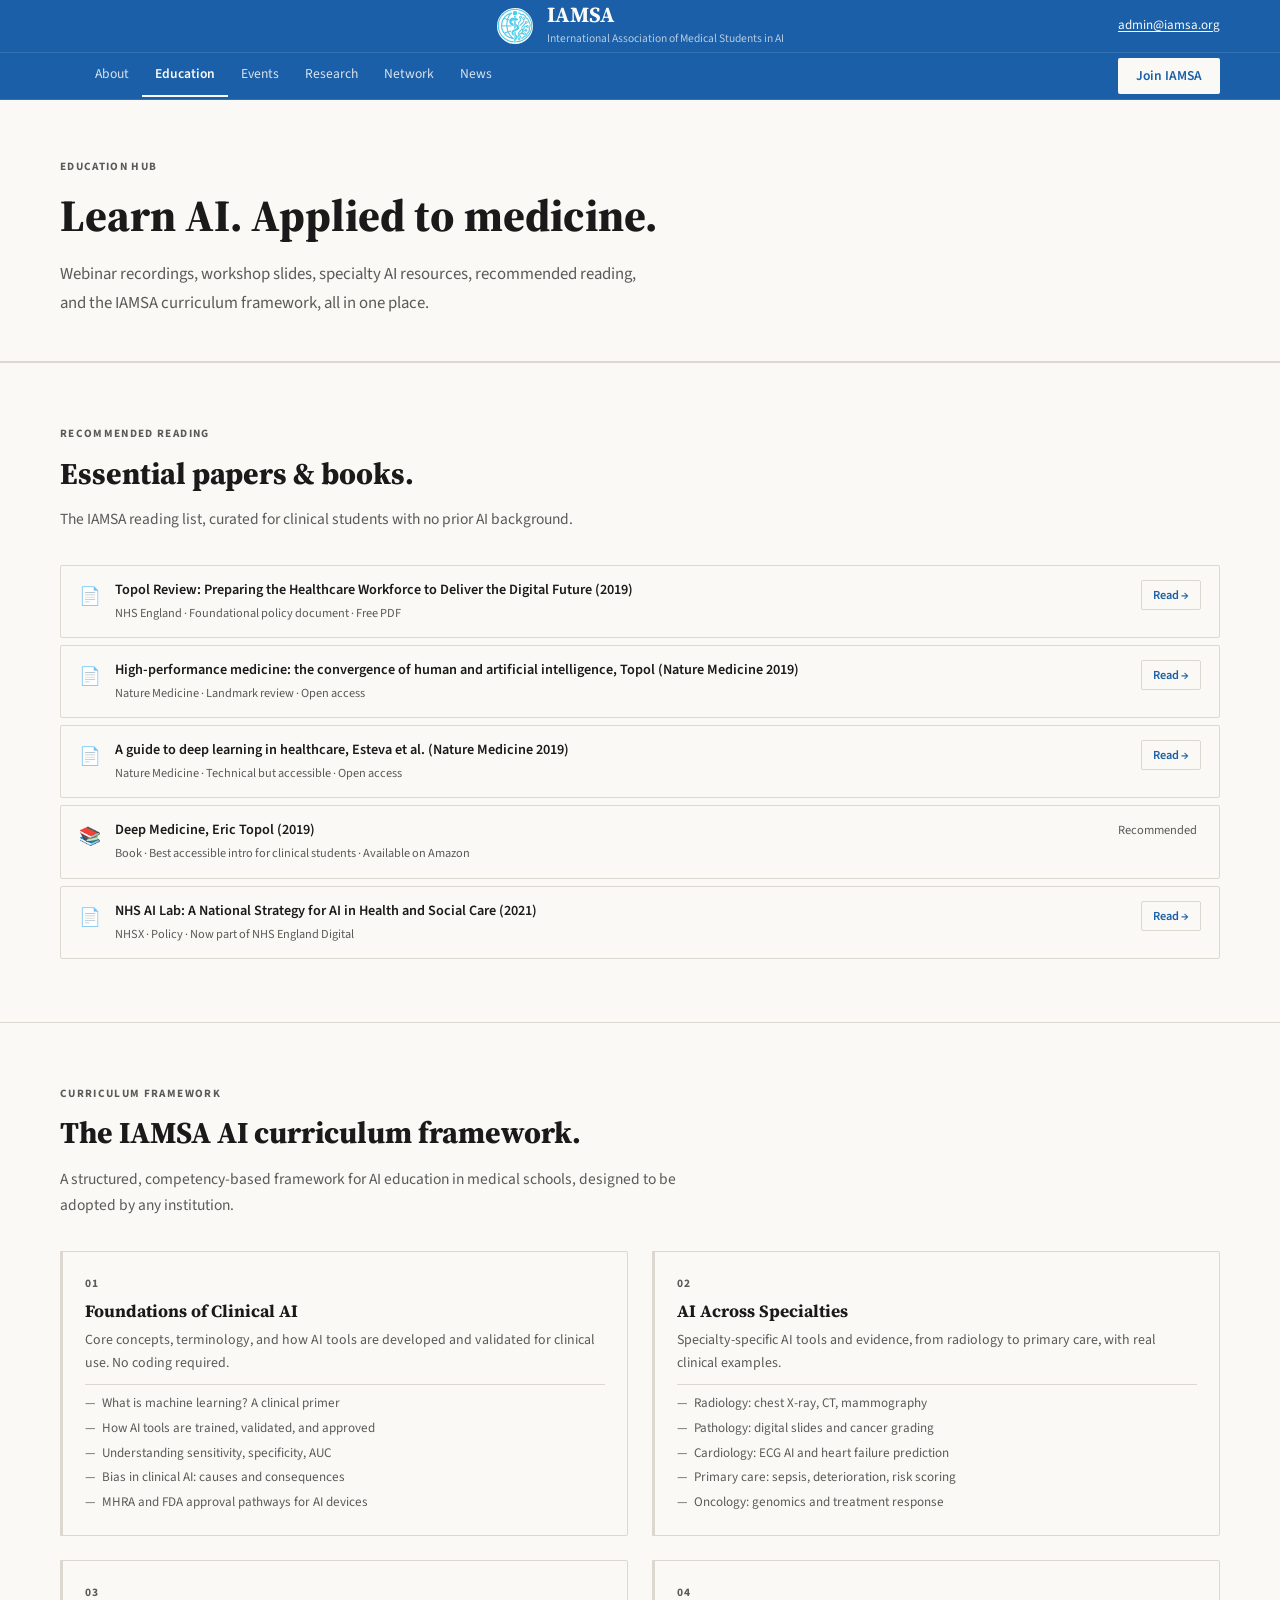
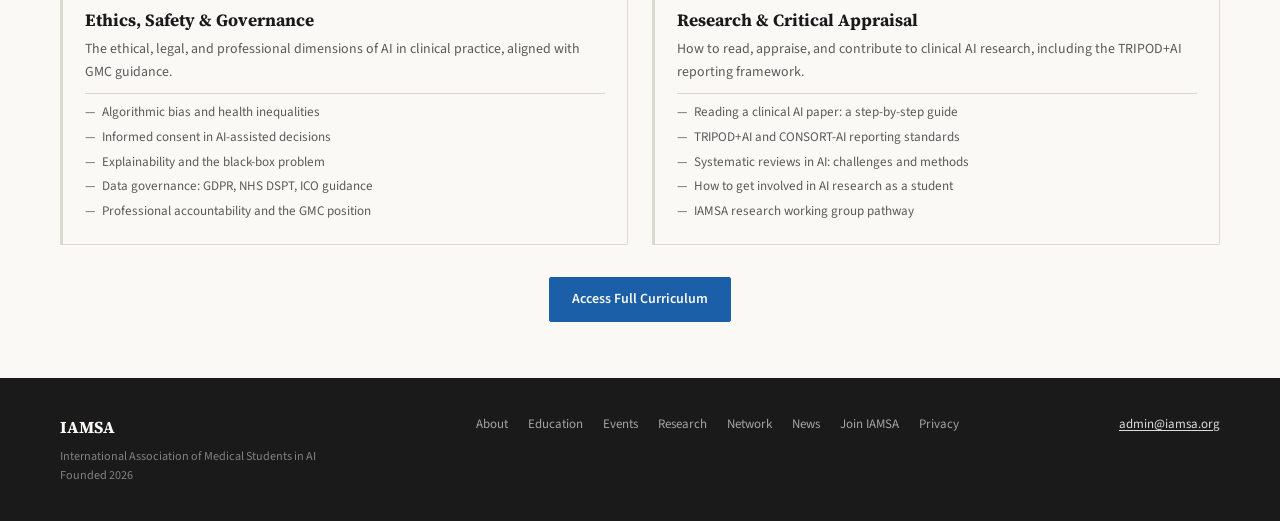
<file: education.html>
<!DOCTYPE html>
<html lang="en">
<head>
<meta charset="UTF-8">
<meta name="viewport" content="width=device-width, initial-scale=1.0">
<title>Education Hub | IAMSA</title>
<link rel="icon" type="image/png" href="assets/iamsa-logo.png">
<link rel="stylesheet" href="style.css?v=11">
</head>
<body>

<header class="site-header">
  <div class="masthead">
    <a href="index.html" class="masthead-brand">
      <img src="assets/iamsa-logo.png" alt="IAMSA logo" class="masthead-logo">
      <div>
        <div class="masthead-name">IAMSA</div>
        <div class="masthead-full">International Association of Medical Students in AI</div>
      </div>
    </a>
    <div class="masthead-right"><a href="mailto:admin@iamsa.org">admin@iamsa.org</a></div>
    <button class="nav-toggle" aria-label="Open navigation" aria-expanded="false">&#9776;</button>
  </div>
  <nav class="site-nav">
    <ul>
      <li><a href="about.html">About</a></li>
      <li><a href="education.html" class="active">Education</a></li>
      <li><a href="events.html">Events</a></li>
      <li><a href="research.html">Research</a></li>
      <li><a href="chapters.html">Network</a></li>
      <li><a href="news.html">News</a></li>
      <li class="nav-spacer"></li>
      <li><a href="join.html" class="nav-join">Join IAMSA</a></li>
    </ul>
  </nav>
</header>

<div class="page-hero">
  <span class="section-label">Education Hub</span>
  <h1>Learn AI. Applied to medicine.</h1>
  <p style="font-size:1.05rem;color:var(--muted);line-height:1.7;max-width:600px;margin-top:6px;">Webinar recordings, workshop slides, specialty AI resources, recommended reading, and the IAMSA curriculum framework, all in one place.</p>
</div>

<!-- RECOMMENDED READING -->
<section>
  <span class="section-label">Recommended Reading</span>
  <h2>Essential papers &amp; books.</h2>
  <p class="section-intro">The IAMSA reading list, curated for clinical students with no prior AI background.</p>

  <div class="resource-row">
    <div class="resource-icon">📄</div>
    <div>
      <div class="resource-name">Topol Review: Preparing the Healthcare Workforce to Deliver the Digital Future (2019)</div>
      <div class="resource-meta">NHS England · Foundational policy document · Free PDF</div>
    </div>
    <a href="https://topol.hee.nhs.uk/" class="resource-action" target="_blank" rel="noopener">Read →</a>
  </div>
  <div class="resource-row">
    <div class="resource-icon">📄</div>
    <div>
      <div class="resource-name">High-performance medicine: the convergence of human and artificial intelligence, Topol (Nature Medicine 2019)</div>
      <div class="resource-meta">Nature Medicine · Landmark review · Open access</div>
    </div>
    <a href="https://www.nature.com/articles/s41591-018-0300-7" class="resource-action" target="_blank" rel="noopener">Read →</a>
  </div>
  <div class="resource-row">
    <div class="resource-icon">📄</div>
    <div>
      <div class="resource-name">A guide to deep learning in healthcare, Esteva et al. (Nature Medicine 2019)</div>
      <div class="resource-meta">Nature Medicine · Technical but accessible · Open access</div>
    </div>
    <a href="https://www.nature.com/articles/s41591-018-0316-z" class="resource-action" target="_blank" rel="noopener">Read →</a>
  </div>
  <div class="resource-row">
    <div class="resource-icon">📚</div>
    <div>
      <div class="resource-name">Deep Medicine, Eric Topol (2019)</div>
      <div class="resource-meta">Book · Best accessible intro for clinical students · Available on Amazon</div>
    </div>
    <span style="font-size:0.78rem;color:var(--muted);margin-left:auto;padding-right:4px;flex-shrink:0;">Recommended</span>
  </div>
  <div class="resource-row">
    <div class="resource-icon">📄</div>
    <div>
      <div class="resource-name">NHS AI Lab: A National Strategy for AI in Health and Social Care (2021)</div>
      <div class="resource-meta">NHSX · Policy · Now part of NHS England Digital</div>
    </div>
    <a href="https://www.england.nhs.uk/category/digital/" class="resource-action" target="_blank" rel="noopener">Read →</a>
  </div>
</section>

<!-- CURRICULUM FRAMEWORK -->
<section class="surface">
  <span class="section-label">Curriculum Framework</span>
  <h2>The IAMSA AI curriculum framework.</h2>
  <p class="section-intro">A structured, competency-based framework for AI education in medical schools, designed to be adopted by any institution.</p>

  <div class="grid-2">
    <div class="curriculum-pillar">
      <div class="pillar-num">01</div>
      <h3>Foundations of Clinical AI</h3>
      <p style="font-size:0.87rem;color:var(--muted);line-height:1.65;margin-top:5px;">Core concepts, terminology, and how AI tools are developed and validated for clinical use. No coding required.</p>
      <ul class="pillar-list">
        <li>What is machine learning? A clinical primer</li>
        <li>How AI tools are trained, validated, and approved</li>
        <li>Understanding sensitivity, specificity, AUC</li>
        <li>Bias in clinical AI: causes and consequences</li>
        <li>MHRA and FDA approval pathways for AI devices</li>
      </ul>
    </div>
    <div class="curriculum-pillar">
      <div class="pillar-num">02</div>
      <h3>AI Across Specialties</h3>
      <p style="font-size:0.87rem;color:var(--muted);line-height:1.65;margin-top:5px;">Specialty-specific AI tools and evidence, from radiology to primary care, with real clinical examples.</p>
      <ul class="pillar-list">
        <li>Radiology: chest X-ray, CT, mammography</li>
        <li>Pathology: digital slides and cancer grading</li>
        <li>Cardiology: ECG AI and heart failure prediction</li>
        <li>Primary care: sepsis, deterioration, risk scoring</li>
        <li>Oncology: genomics and treatment response</li>
      </ul>
    </div>
    <div class="curriculum-pillar">
      <div class="pillar-num">03</div>
      <h3>Ethics, Safety &amp; Governance</h3>
      <p style="font-size:0.87rem;color:var(--muted);line-height:1.65;margin-top:5px;">The ethical, legal, and professional dimensions of AI in clinical practice, aligned with GMC guidance.</p>
      <ul class="pillar-list">
        <li>Algorithmic bias and health inequalities</li>
        <li>Informed consent in AI-assisted decisions</li>
        <li>Explainability and the black-box problem</li>
        <li>Data governance: GDPR, NHS DSPT, ICO guidance</li>
        <li>Professional accountability and the GMC position</li>
      </ul>
    </div>
    <div class="curriculum-pillar">
      <div class="pillar-num">04</div>
      <h3>Research &amp; Critical Appraisal</h3>
      <p style="font-size:0.87rem;color:var(--muted);line-height:1.65;margin-top:5px;">How to read, appraise, and contribute to clinical AI research, including the TRIPOD+AI reporting framework.</p>
      <ul class="pillar-list">
        <li>Reading a clinical AI paper: a step-by-step guide</li>
        <li>TRIPOD+AI and CONSORT-AI reporting standards</li>
        <li>Systematic reviews in AI: challenges and methods</li>
        <li>How to get involved in AI research as a student</li>
        <li>IAMSA research working group pathway</li>
      </ul>
    </div>
  </div>
  <div style="margin-top:32px;text-align:center;">
    <a href="join.html" class="btn-primary">Access Full Curriculum</a>
  </div>
</section>

<footer>
  <div class="footer-inner">
    <div>
      <div class="footer-brand">IAMSA</div>
      <div class="footer-sub">International Association of Medical Students in AI<br>Founded 2026</div>
    </div>
    <div class="footer-links">
      <a href="about.html">About</a>
      <a href="education.html">Education</a>
      <a href="events.html">Events</a>
      <a href="research.html">Research</a>
      <a href="chapters.html">Network</a>
      <a href="news.html">News</a>
      <a href="join.html">Join IAMSA</a>
      <a href="privacy.html">Privacy</a>
    </div>
    <div class="footer-contact"><a href="mailto:admin@iamsa.org">admin@iamsa.org</a></div>
  </div>
</footer>

<script src="main.js"></script>
</body>
</html>
</file>
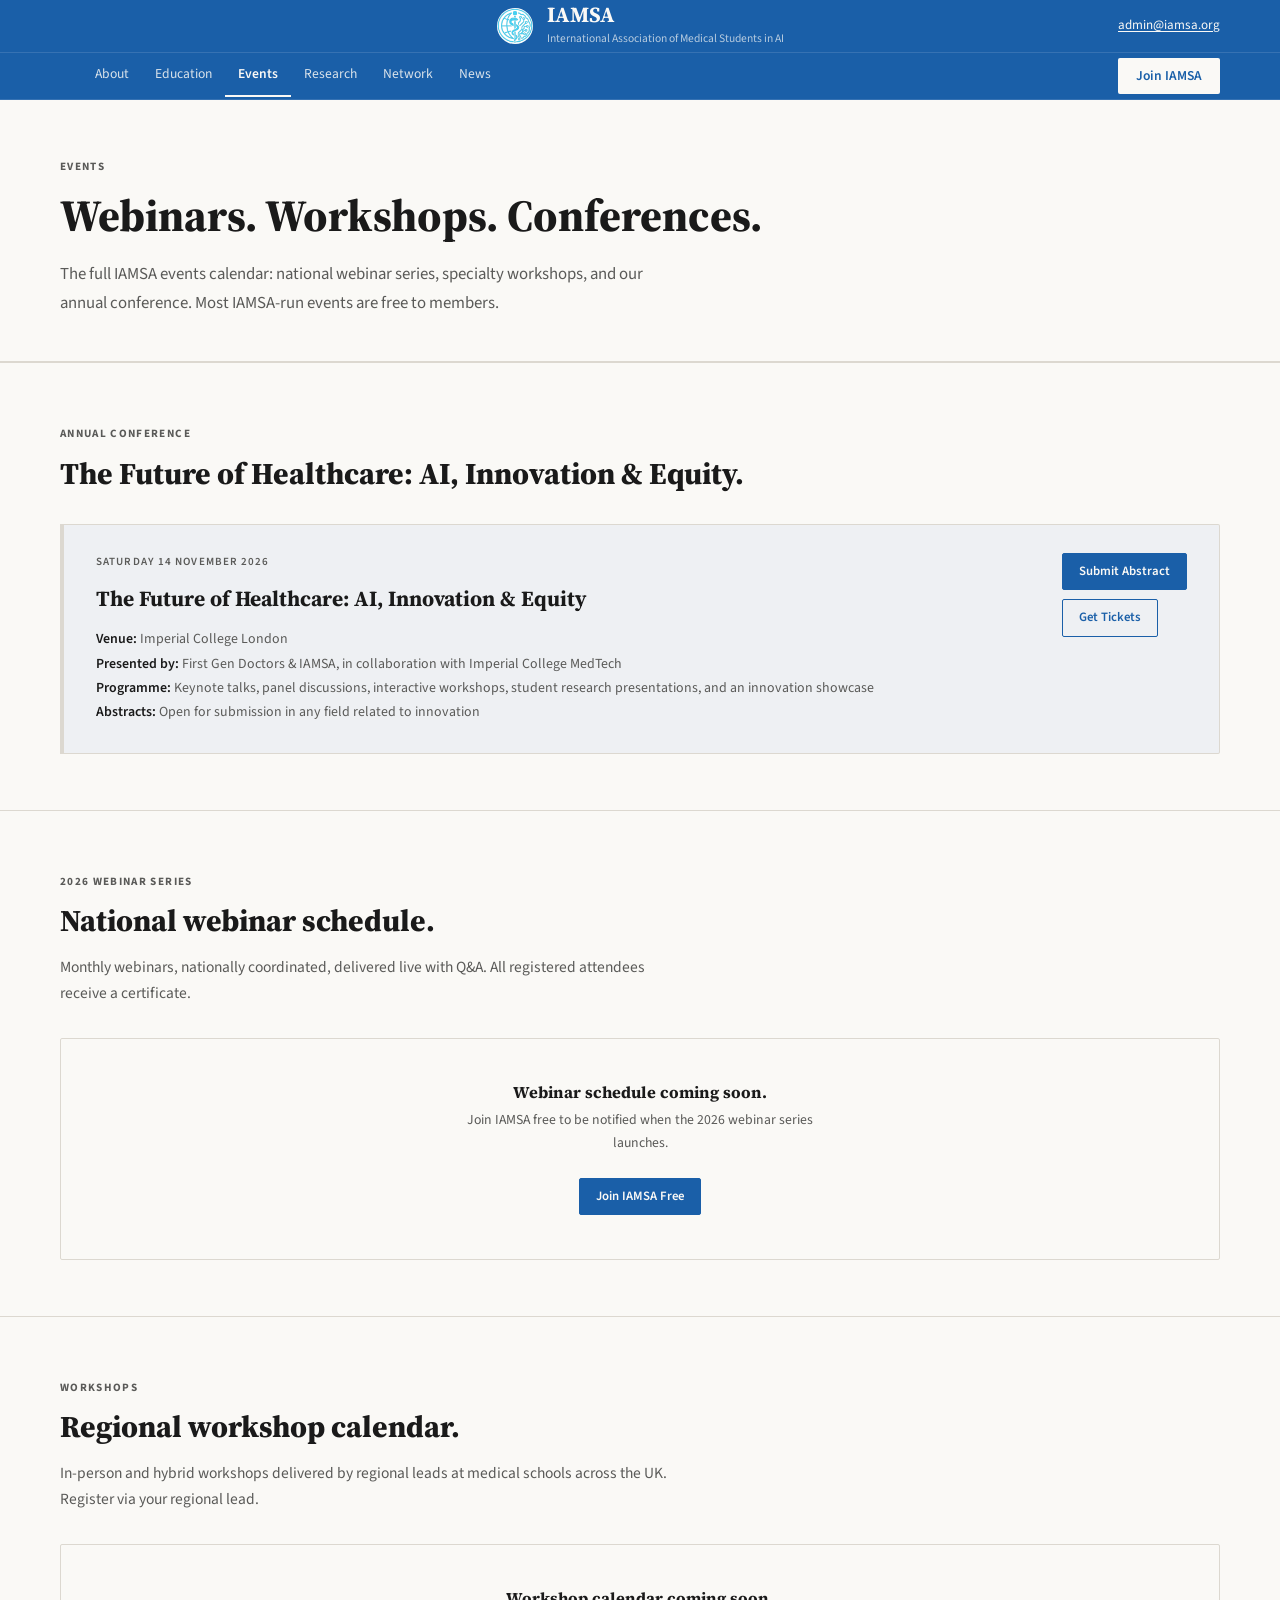
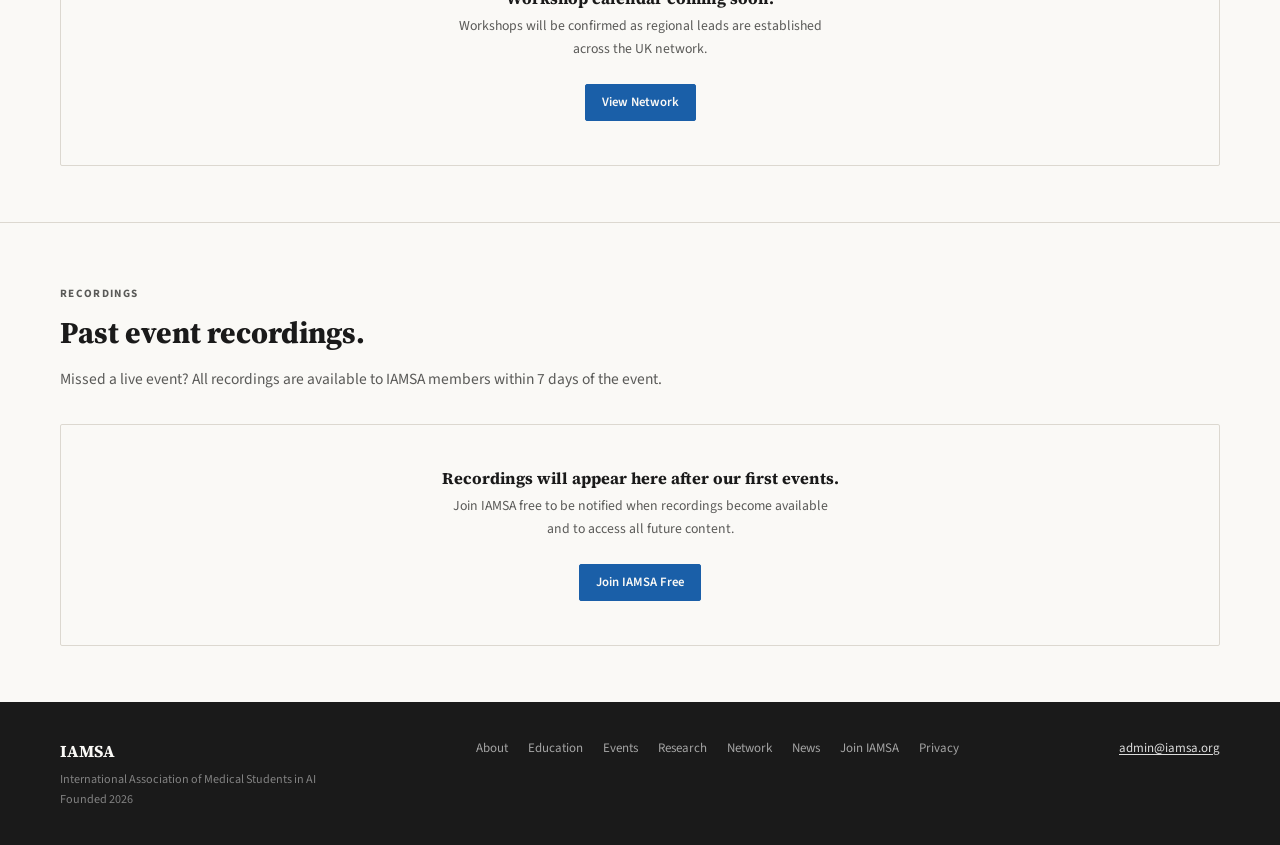
<file: events.html>
<!DOCTYPE html>
<html lang="en">
<head>
<meta charset="UTF-8">
<meta name="viewport" content="width=device-width, initial-scale=1.0">
<title>Events | IAMSA</title>
<link rel="icon" type="image/png" href="assets/iamsa-logo.png">
<link rel="stylesheet" href="style.css?v=11">
</head>
<body>

<header class="site-header">
  <div class="masthead">
    <a href="index.html" class="masthead-brand">
      <img src="assets/iamsa-logo.png" alt="IAMSA logo" class="masthead-logo">
      <div>
        <div class="masthead-name">IAMSA</div>
        <div class="masthead-full">International Association of Medical Students in AI</div>
      </div>
    </a>
    <div class="masthead-right"><a href="mailto:admin@iamsa.org">admin@iamsa.org</a></div>
    <button class="nav-toggle" aria-label="Open navigation" aria-expanded="false">&#9776;</button>
  </div>
  <nav class="site-nav">
    <ul>
      <li><a href="about.html">About</a></li>
      <li><a href="education.html">Education</a></li>
      <li><a href="events.html" class="active">Events</a></li>
      <li><a href="research.html">Research</a></li>
      <li><a href="chapters.html">Network</a></li>
      <li><a href="news.html">News</a></li>
      <li class="nav-spacer"></li>
      <li><a href="join.html" class="nav-join">Join IAMSA</a></li>
    </ul>
  </nav>
</header>

<div class="page-hero">
  <span class="section-label">Events</span>
  <h1>Webinars. Workshops. Conferences.</h1>
  <p style="font-size:1.05rem;color:var(--muted);line-height:1.7;max-width:600px;margin-top:6px;">The full IAMSA events calendar: national webinar series, specialty workshops, and our annual conference. Most IAMSA-run events are free to members.</p>
</div>

<!-- CONFERENCE -->
<section class="surface">
  <span class="section-label">Annual Conference</span>
  <h2>The Future of Healthcare: AI, Innovation &amp; Equity.</h2>
  <div class="conference-box">
    <div>
      <span class="conf-label">Saturday 14 November 2026</span>
      <div class="conf-title">The Future of Healthcare: AI, Innovation &amp; Equity</div>
      <div class="conf-meta">
        <strong>Venue:</strong> Imperial College London<br>
        <strong>Presented by:</strong> First Gen Doctors &amp; IAMSA, in collaboration with Imperial College MedTech<br>
        <strong>Programme:</strong> Keynote talks, panel discussions, interactive workshops, student research presentations, and an innovation showcase<br>
        <strong>Abstracts:</strong> Open for submission in any field related to innovation
      </div>
    </div>
    <div class="conf-actions">
      <a href="https://forms.cloud.microsoft/r/9jvCfdMKXY" class="btn-sm" target="_blank" rel="noopener">Submit Abstract</a>
      <a href="https://luma.com/5ue95gxs" class="btn-sm-outline" target="_blank" rel="noopener">Get Tickets</a>
    </div>
  </div>
</section>

<!-- WEBINAR SCHEDULE -->
<section>
  <span class="section-label">2026 Webinar Series</span>
  <h2>National webinar schedule.</h2>
  <p class="section-intro">Monthly webinars, nationally coordinated, delivered live with Q&amp;A. All registered attendees receive a certificate.</p>
  <div class="empty-state">
    <h3>Webinar schedule coming soon.</h3>
    <p>Join IAMSA free to be notified when the 2026 webinar series launches.</p>
    <a href="join.html" class="btn-sm">Join IAMSA Free</a>
  </div>
</section>

<!-- WORKSHOP CALENDAR -->
<section class="surface">
  <span class="section-label">Workshops</span>
  <h2>Regional workshop calendar.</h2>
  <p class="section-intro">In-person and hybrid workshops delivered by regional leads at medical schools across the UK. Register via your regional lead.</p>
  <div class="empty-state">
    <h3>Workshop calendar coming soon.</h3>
    <p>Workshops will be confirmed as regional leads are established across the UK network.</p>
    <a href="chapters.html" class="btn-sm">View Network</a>
  </div>
</section>

<!-- PAST RECORDINGS -->
<section>
  <span class="section-label">Recordings</span>
  <h2>Past event recordings.</h2>
  <p class="section-intro">Missed a live event? All recordings are available to IAMSA members within 7 days of the event.</p>
  <div class="empty-state">
    <h3>Recordings will appear here after our first events.</h3>
    <p>Join IAMSA free to be notified when recordings become available and to access all future content.</p>
    <a href="join.html" class="btn-sm">Join IAMSA Free</a>
  </div>
</section>

<footer>
  <div class="footer-inner">
    <div>
      <div class="footer-brand">IAMSA</div>
      <div class="footer-sub">International Association of Medical Students in AI<br>Founded 2026</div>
    </div>
    <div class="footer-links">
      <a href="about.html">About</a>
      <a href="education.html">Education</a>
      <a href="events.html">Events</a>
      <a href="research.html">Research</a>
      <a href="chapters.html">Network</a>
      <a href="news.html">News</a>
      <a href="join.html">Join IAMSA</a>
      <a href="privacy.html">Privacy</a>
    </div>
    <div class="footer-contact"><a href="mailto:admin@iamsa.org">admin@iamsa.org</a></div>
  </div>
</footer>

<script src="main.js"></script>
</body>
</html>
</file>
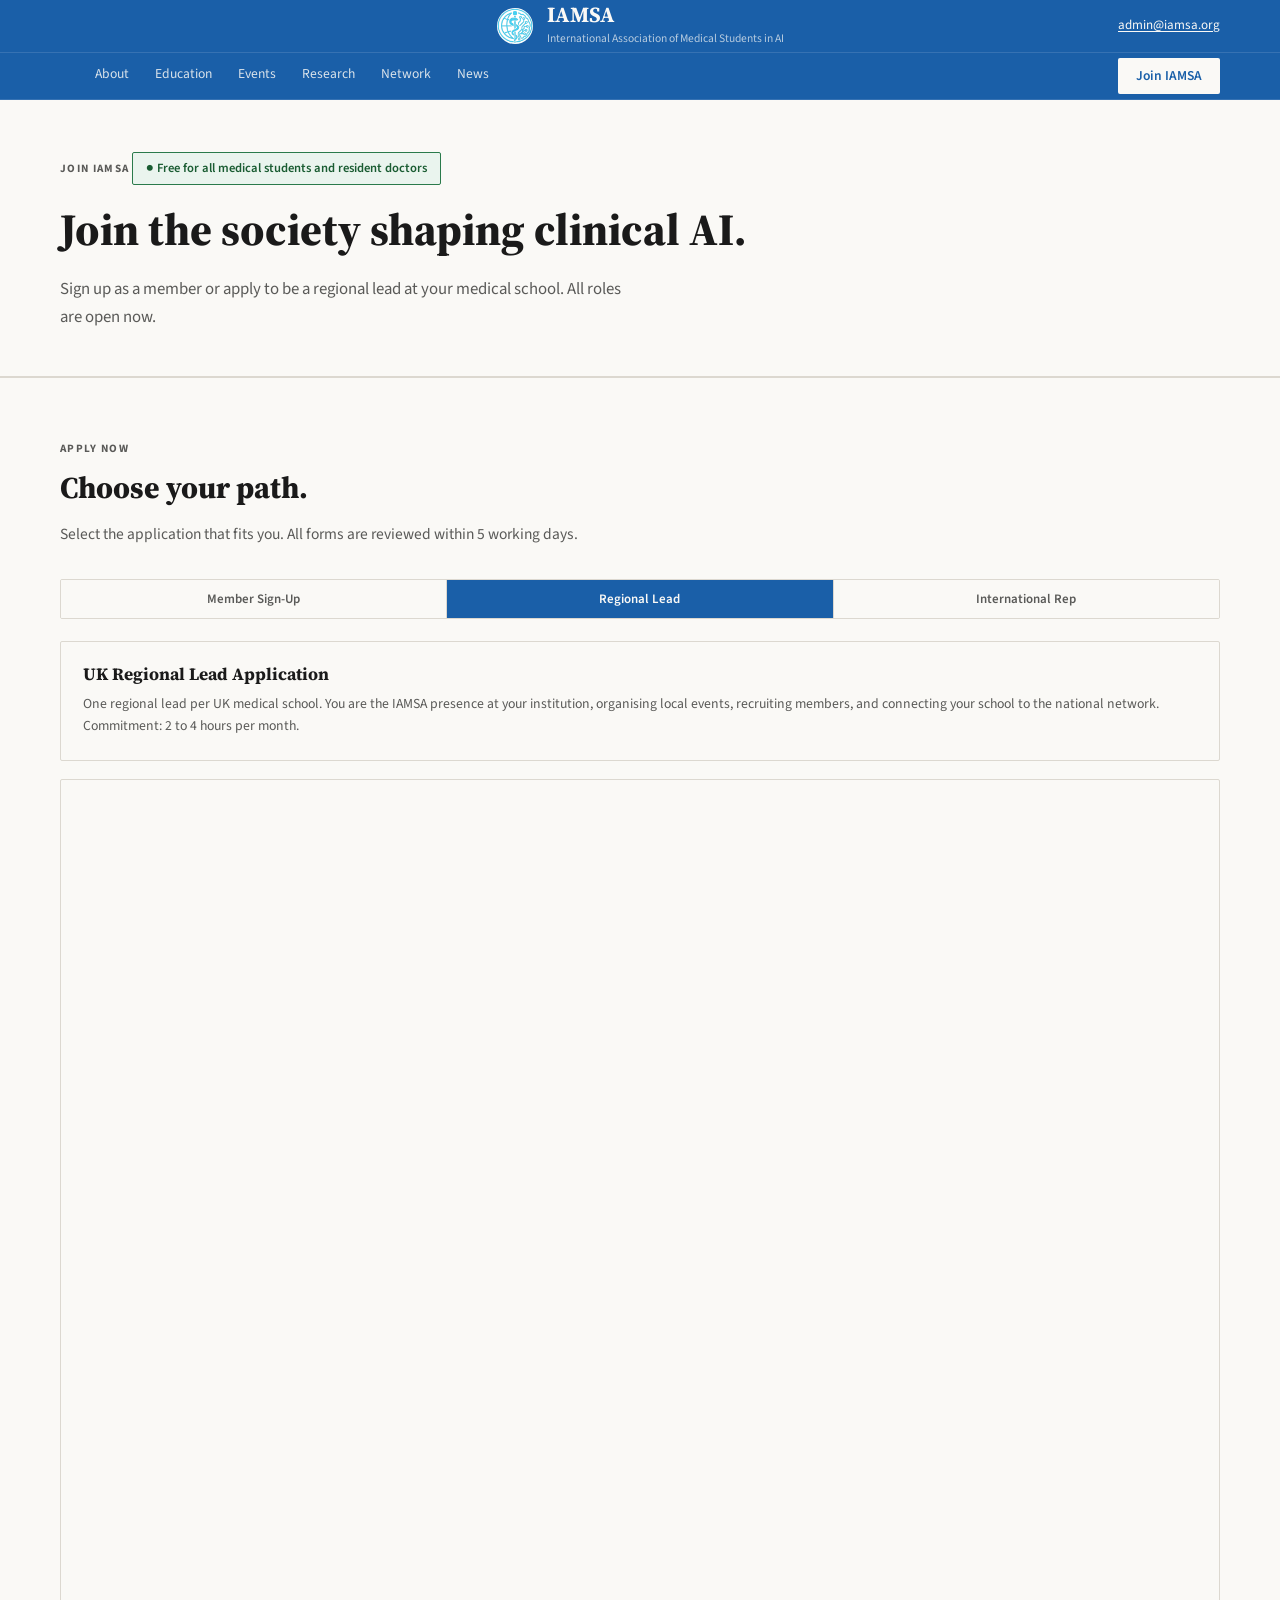
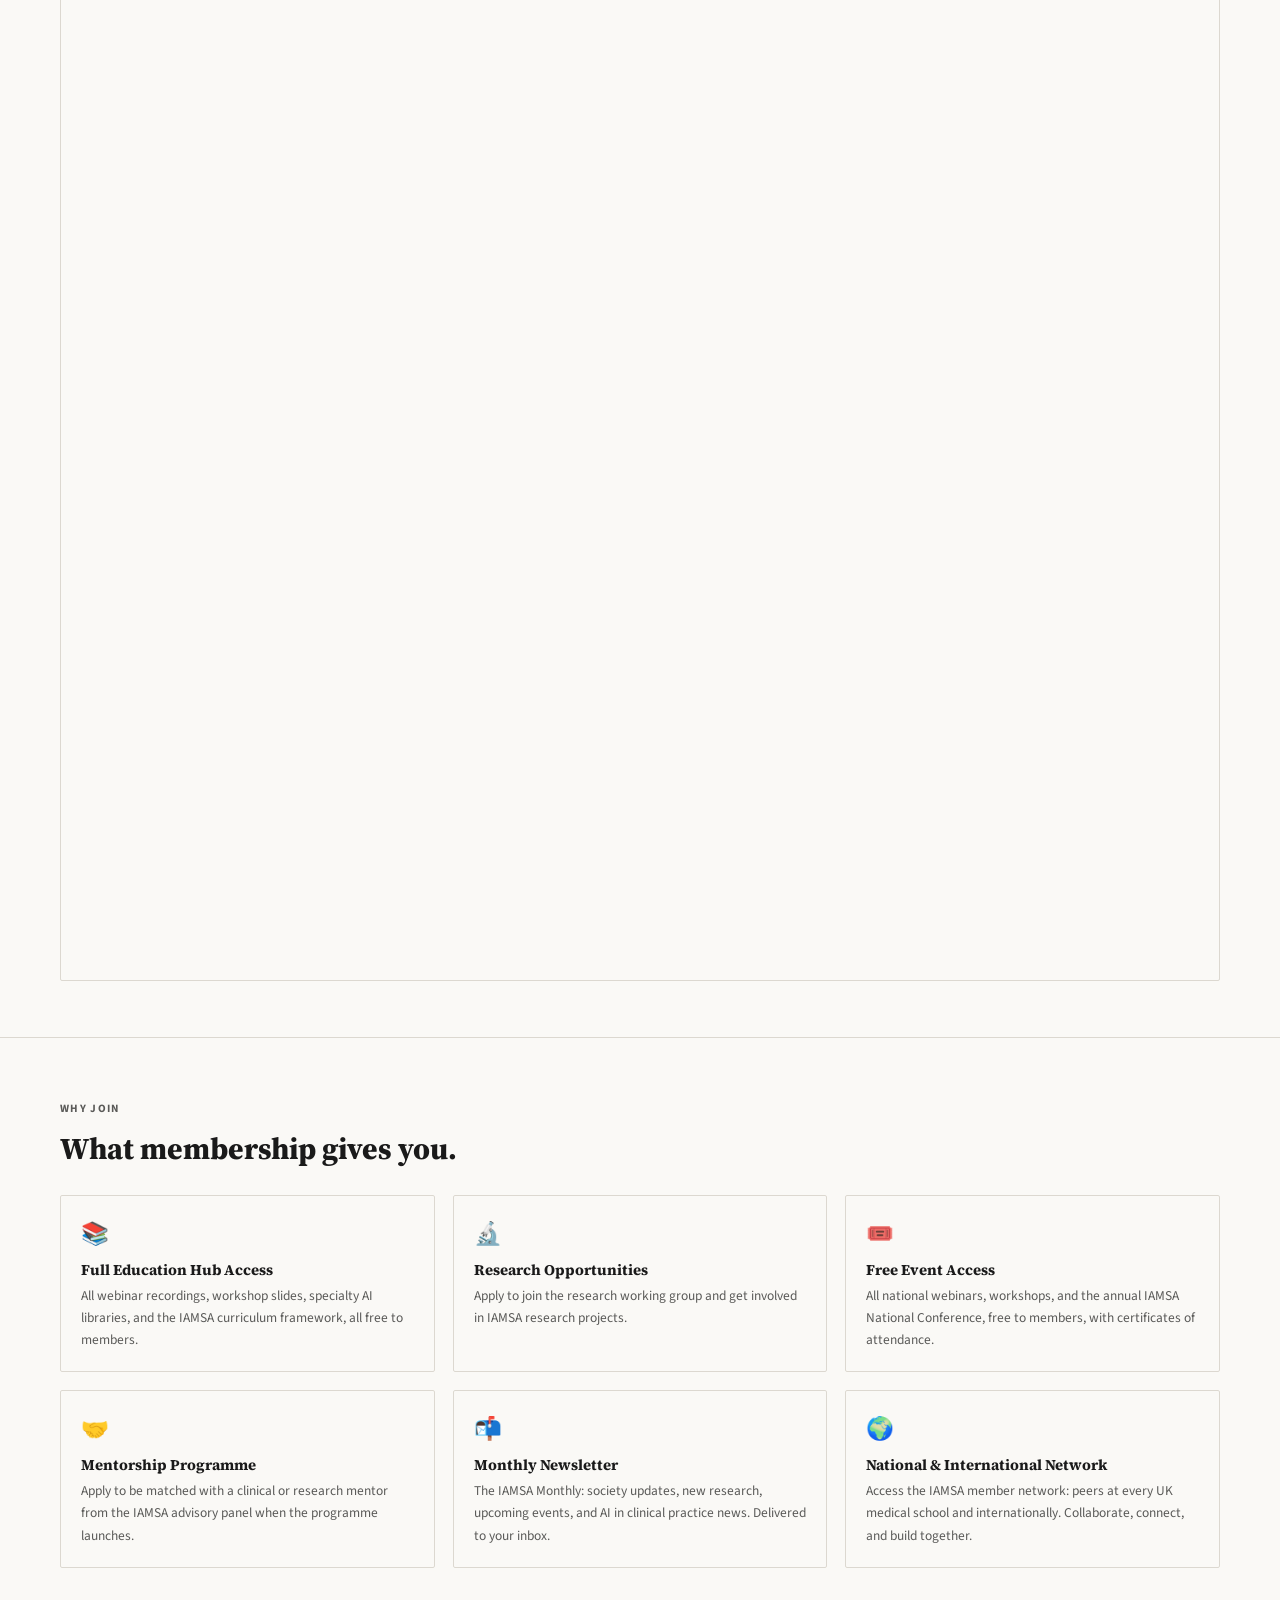
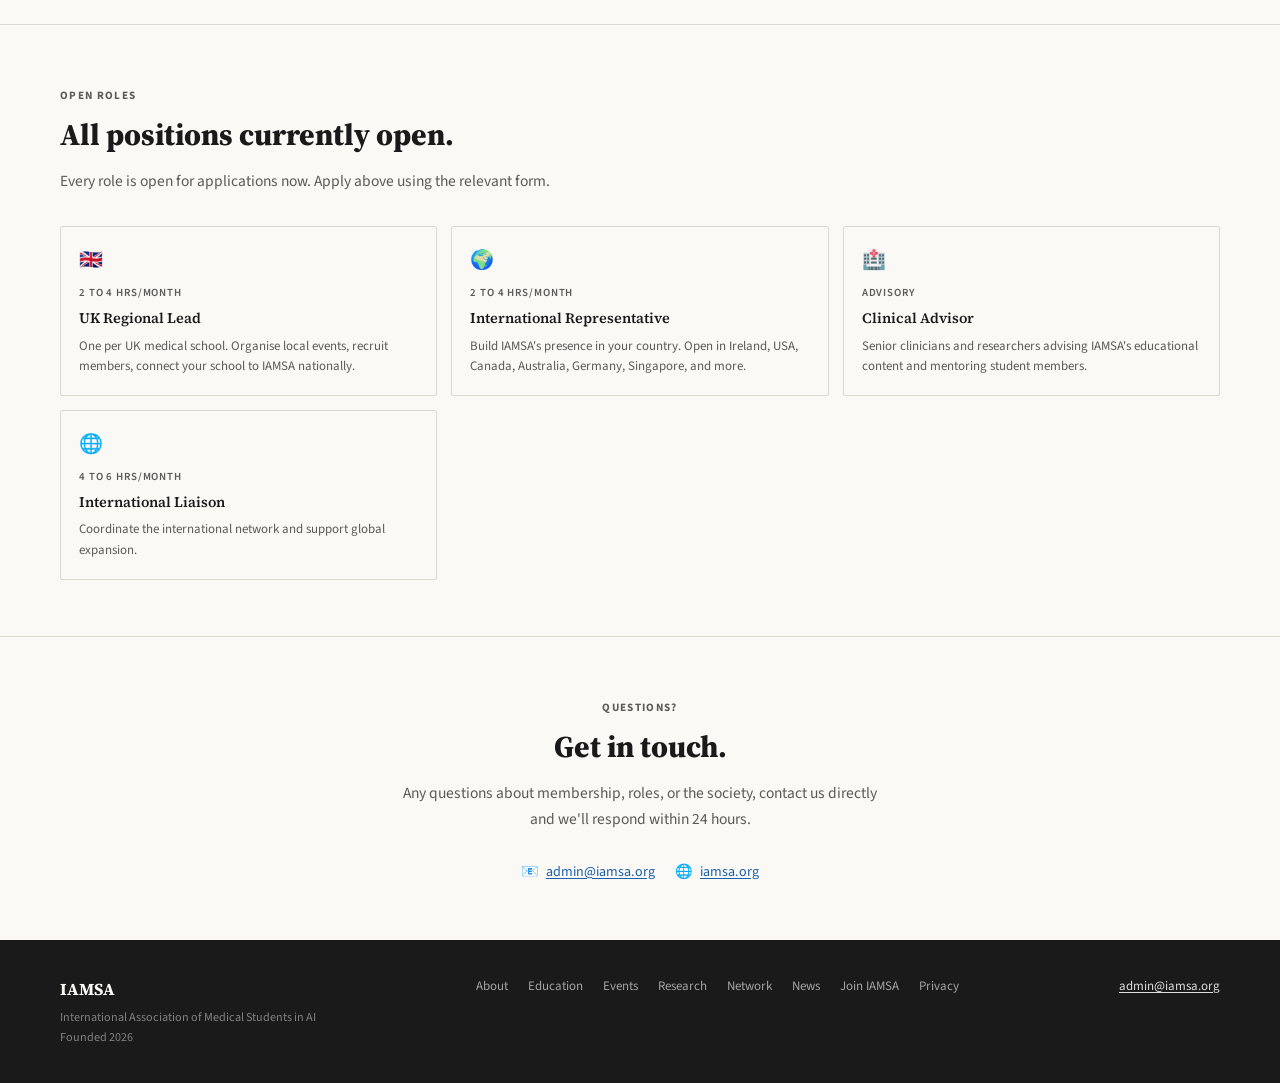
<file: join.html>
<!DOCTYPE html>
<html lang="en">
<head>
<meta charset="UTF-8">
<meta name="viewport" content="width=device-width, initial-scale=1.0">
<title>Join IAMSA</title>
<link rel="icon" type="image/png" href="assets/iamsa-logo.png">
<link rel="stylesheet" href="style.css?v=11">
</head>
<body>

<header class="site-header">
  <div class="masthead">
    <a href="index.html" class="masthead-brand">
      <img src="assets/iamsa-logo.png" alt="IAMSA logo" class="masthead-logo">
      <div>
        <div class="masthead-name">IAMSA</div>
        <div class="masthead-full">International Association of Medical Students in AI</div>
      </div>
    </a>
    <div class="masthead-right"><a href="mailto:admin@iamsa.org">admin@iamsa.org</a></div>
    <button class="nav-toggle" aria-label="Open navigation" aria-expanded="false">&#9776;</button>
  </div>
  <nav class="site-nav">
    <ul>
      <li><a href="about.html">About</a></li>
      <li><a href="education.html">Education</a></li>
      <li><a href="events.html">Events</a></li>
      <li><a href="research.html">Research</a></li>
      <li><a href="chapters.html">Network</a></li>
      <li><a href="news.html">News</a></li>
      <li class="nav-spacer"></li>
      <li><a href="join.html" class="nav-join active">Join IAMSA</a></li>
    </ul>
  </nav>
</header>

<div class="page-hero">
  <span class="section-label">Join IAMSA</span>
  <div class="free-badge">● Free for all medical students and resident doctors</div>
  <h1>Join the society shaping clinical AI.</h1>
  <p style="font-size:1.05rem;color:var(--muted);line-height:1.7;max-width:580px;margin-top:6px;">Sign up as a member or apply to be a regional lead at your medical school. All roles are open now.</p>
</div>

<!-- FORMS -->
<section class="surface">
  <span class="section-label">Apply Now</span>
  <h2>Choose your path.</h2>
  <p class="section-intro">Select the application that fits you. All forms are reviewed within 5 working days.</p>

  <div class="tab-nav">
    <button class="tab-btn" onclick="showTab('member', this)">Member Sign-Up</button>
    <button class="tab-btn active" onclick="showTab('lead', this)">Regional Lead</button>
    <button class="tab-btn" onclick="showTab('international', this)">International Rep</button>
  </div>

  <div class="tab-panes">
    <div class="tab-pane" id="tab-member">
      <div class="form-wrap">
        <iframe data-src="https://docs.google.com/forms/d/e/1FAIpQLSc0Ez_AAnSOoAODpcnQEp1rWcf6AChGCyMgNWw3cpuYAh89Pg/viewform?embedded=true" width="100%" height="700" frameborder="0" marginheight="0" marginwidth="0" style="display:block;border:none;">Loading…</iframe>
      </div>
    </div>

    <div class="tab-pane active" id="tab-lead">
      <div class="info-box">
        <h3>UK Regional Lead Application</h3>
        <p>One regional lead per UK medical school. You are the IAMSA presence at your institution, organising local events, recruiting members, and connecting your school to the national network. Commitment: 2 to 4 hours per month.</p>
      </div>
      <div class="form-wrap">
        <iframe src="https://docs.google.com/forms/d/e/1FAIpQLSeDJuV7-1mMMP80_9EZOgZRkxvojX87tPy4L0xjI8bWcVnFJQ/viewform?embedded=true" width="100%" height="1800" frameborder="0" marginheight="0" marginwidth="0" style="display:block;border:none;">Loading…</iframe>
      </div>
    </div>

    <div class="tab-pane" id="tab-international">
      <div class="info-box">
        <h3>International Representative Application</h3>
        <p>Establish IAMSA's presence in your country: Ireland, USA, Canada, Australia, Germany, Singapore, or propose a new country. Build the local network. Named international representative on all IAMSA communications.</p>
      </div>
      <div class="form-wrap">
        <iframe data-src="https://docs.google.com/forms/d/e/1FAIpQLSdF5RLRqpx00ZdZ-wVadHl4OiEM21tbkPn_0imP8C27BXSGdA/viewform?embedded=true" width="100%" height="1800" frameborder="0" marginheight="0" marginwidth="0" style="display:block;border:none;">Loading…</iframe>
      </div>
    </div>
  </div>
</section>

<!-- WHY JOIN -->
<section>
  <span class="section-label">Why Join</span>
  <h2>What membership gives you.</h2>
  <div class="why-grid" style="margin-top:28px;">
    <div class="why-card">
      <div class="why-icon">📚</div>
      <h3>Full Education Hub Access</h3>
      <p>All webinar recordings, workshop slides, specialty AI libraries, and the IAMSA curriculum framework, all free to members.</p>
    </div>
    <div class="why-card">
      <div class="why-icon">🔬</div>
      <h3>Research Opportunities</h3>
      <p>Apply to join the research working group and get involved in IAMSA research projects.</p>
    </div>
    <div class="why-card">
      <div class="why-icon">🎟️</div>
      <h3>Free Event Access</h3>
      <p>All national webinars, workshops, and the annual IAMSA National Conference, free to members, with certificates of attendance.</p>
    </div>
    <div class="why-card">
      <div class="why-icon">🤝</div>
      <h3>Mentorship Programme</h3>
      <p>Apply to be matched with a clinical or research mentor from the IAMSA advisory panel when the programme launches.</p>
    </div>
    <div class="why-card">
      <div class="why-icon">📬</div>
      <h3>Monthly Newsletter</h3>
      <p>The IAMSA Monthly: society updates, new research, upcoming events, and AI in clinical practice news. Delivered to your inbox.</p>
    </div>
    <div class="why-card">
      <div class="why-icon">🌍</div>
      <h3>National &amp; International Network</h3>
      <p>Access the IAMSA member network: peers at every UK medical school and internationally. Collaborate, connect, and build together.</p>
    </div>
  </div>
</section>

<!-- OPEN ROLES -->
<section class="surface">
  <span class="section-label">Open Roles</span>
  <h2>All positions currently open.</h2>
  <p class="section-intro">Every role is open for applications now. Apply above using the relevant form.</p>
  <div class="roles-grid">
    <div class="role-card">
      <div class="role-icon">🇬🇧</div>
      <div class="role-time">2 to 4 hrs/month</div>
      <div class="role-title">UK Regional Lead</div>
      <div class="role-desc">One per UK medical school. Organise local events, recruit members, connect your school to IAMSA nationally.</div>
    </div>
    <div class="role-card">
      <div class="role-icon">🌍</div>
      <div class="role-time">2 to 4 hrs/month</div>
      <div class="role-title">International Representative</div>
      <div class="role-desc">Build IAMSA's presence in your country. Open in Ireland, USA, Canada, Australia, Germany, Singapore, and more.</div>
    </div>
    <div class="role-card">
      <div class="role-icon">🏥</div>
      <div class="role-time">Advisory</div>
      <div class="role-title">Clinical Advisor</div>
      <div class="role-desc">Senior clinicians and researchers advising IAMSA's educational content and mentoring student members.</div>
    </div>
    <div class="role-card">
      <div class="role-icon">🌐</div>
      <div class="role-time">4 to 6 hrs/month</div>
      <div class="role-title">International Liaison</div>
      <div class="role-desc">Coordinate the international network and support global expansion.</div>
    </div>
  </div>
</section>

<!-- CONTACT -->
<section style="text-align:center;">
  <span class="section-label">Questions?</span>
  <h2>Get in touch.</h2>
  <p style="font-size:0.97rem;color:var(--muted);max-width:480px;margin:8px auto 28px;line-height:1.7;">Any questions about membership, roles, or the society, contact us directly and we'll respond within 24 hours.</p>
  <div class="contact-row">
    <div class="contact-item">📧 <a href="mailto:admin@iamsa.org">admin@iamsa.org</a></div>
    <div class="contact-item">🌐 <a href="index.html">iamsa.org</a></div>
  </div>
</section>

<footer>
  <div class="footer-inner">
    <div>
      <div class="footer-brand">IAMSA</div>
      <div class="footer-sub">International Association of Medical Students in AI<br>Founded 2026</div>
    </div>
    <div class="footer-links">
      <a href="about.html">About</a>
      <a href="education.html">Education</a>
      <a href="events.html">Events</a>
      <a href="research.html">Research</a>
      <a href="chapters.html">Network</a>
      <a href="news.html">News</a>
      <a href="join.html">Join IAMSA</a>
      <a href="privacy.html">Privacy</a>
    </div>
    <div class="footer-contact"><a href="mailto:admin@iamsa.org">admin@iamsa.org</a></div>
  </div>
</footer>

<script>
  function showTab(name, btn) {
    document.querySelectorAll('.tab-btn').forEach(b => b.classList.remove('active'));
    document.querySelectorAll('.tab-pane').forEach(p => p.classList.remove('active'));
    var pane = document.getElementById('tab-' + name);
    pane.classList.add('active');
    if (btn) btn.classList.add('active');
    // First activation: swap data-src to src. clip-path keeps the iframe
    // in the layout so it already has real dimensions — no timing tricks needed.
    var iframe = pane.querySelector('iframe[data-src]');
    if (iframe) {
      iframe.src = iframe.getAttribute('data-src');
      iframe.removeAttribute('data-src');
    }
  }

  // Auto-activate tab from URL hash (e.g. join.html#tab-lead)
  (function () {
    var hash = location.hash.replace('#', '');
    if (hash) {
      var pane = document.getElementById(hash);
      var btn = document.querySelector('[onclick*="showTab(\'' + hash.replace('tab-', '') + '\'"]');
      if (pane) showTab(hash.replace('tab-', ''), btn);
    }
  })();
</script>

<script src="main.js"></script>
</body>
</html>
</file>
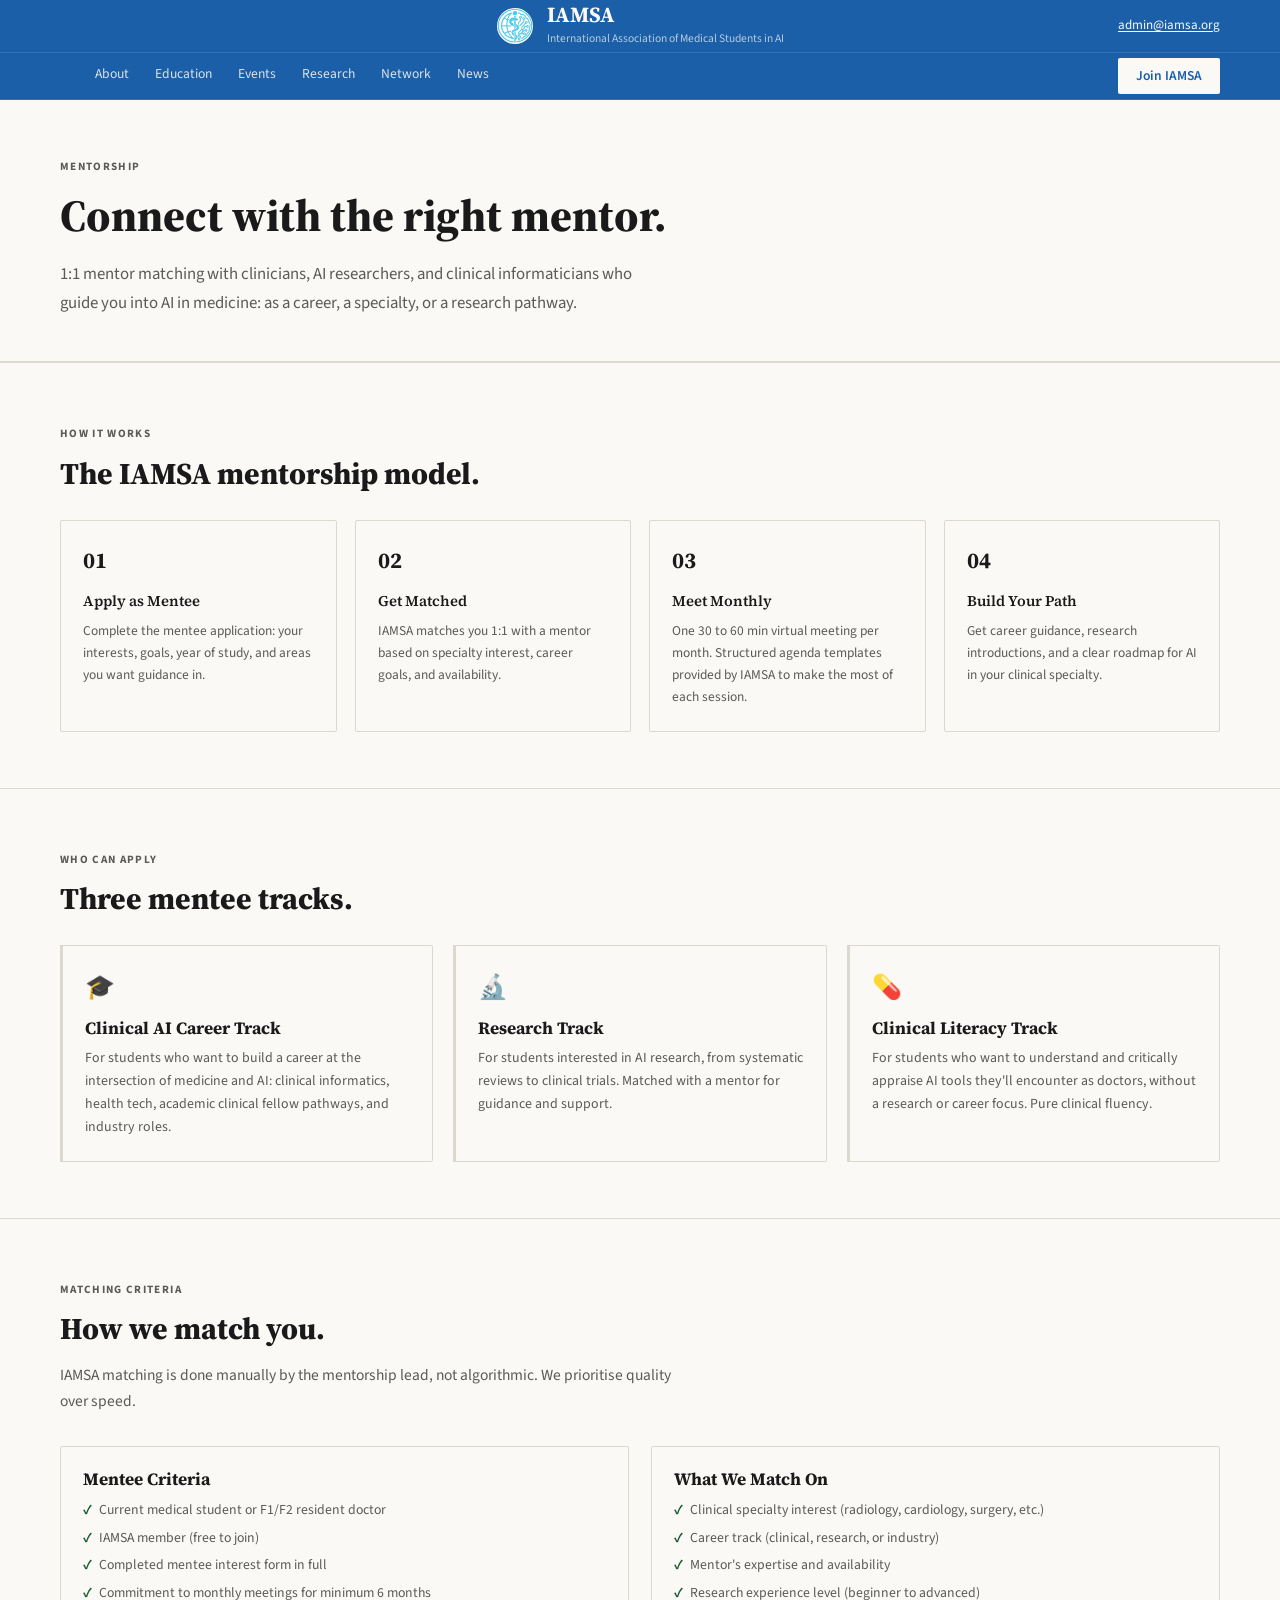
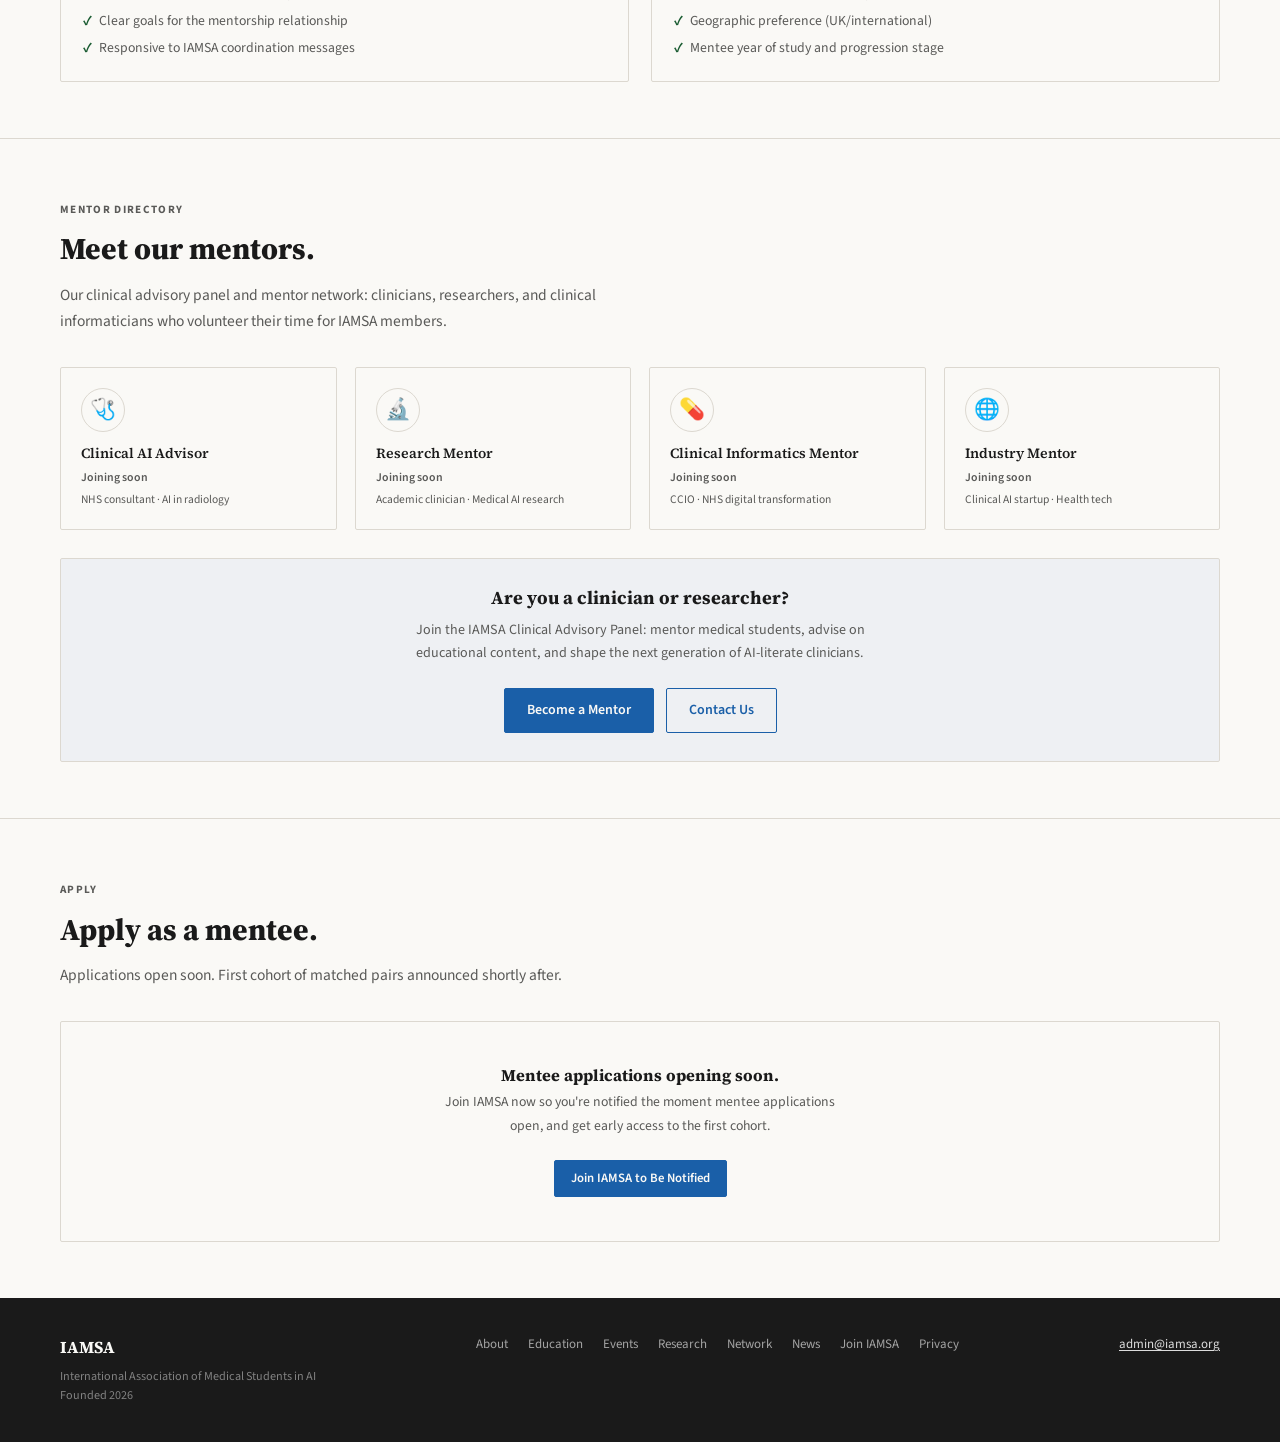
<file: mentorship.html>
<!DOCTYPE html>
<html lang="en">
<head>
<meta charset="UTF-8">
<meta name="viewport" content="width=device-width, initial-scale=1.0">
<title>Mentorship | IAMSA</title>
<meta name="robots" content="noindex, nofollow">
<link rel="icon" type="image/png" href="assets/iamsa-logo.png">
<link rel="stylesheet" href="style.css?v=11">
</head>
<body>

<header class="site-header">
  <div class="masthead">
    <a href="index.html" class="masthead-brand">
      <img src="assets/iamsa-logo.png" alt="IAMSA logo" class="masthead-logo">
      <div>
        <div class="masthead-name">IAMSA</div>
        <div class="masthead-full">International Association of Medical Students in AI</div>
      </div>
    </a>
    <div class="masthead-right"><a href="mailto:admin@iamsa.org">admin@iamsa.org</a></div>
    <button class="nav-toggle" aria-label="Open navigation" aria-expanded="false">&#9776;</button>
  </div>
  <nav class="site-nav">
    <ul>
      <li><a href="about.html">About</a></li>
      <li><a href="education.html">Education</a></li>
      <li><a href="events.html">Events</a></li>
      <li><a href="research.html">Research</a></li>
      <li><a href="chapters.html">Network</a></li>
      <li><a href="news.html">News</a></li>
      <li class="nav-spacer"></li>
      <li><a href="join.html" class="nav-join">Join IAMSA</a></li>
    </ul>
  </nav>
</header>

<div class="page-hero">
  <span class="section-label">Mentorship</span>
  <h1>Connect with the right mentor.</h1>
  <p style="font-size:1.05rem;color:var(--muted);line-height:1.7;max-width:600px;margin-top:6px;">1:1 mentor matching with clinicians, AI researchers, and clinical informaticians who guide you into AI in medicine: as a career, a specialty, or a research pathway.</p>
</div>

<!-- HOW IT WORKS -->
<section class="surface">
  <span class="section-label">How It Works</span>
  <h2>The IAMSA mentorship model.</h2>
  <div class="how-grid" style="margin-top:28px;">
    <div class="how-step">
      <div class="step-num">01</div>
      <div class="step-label">Apply as Mentee</div>
      <div class="step-desc">Complete the mentee application: your interests, goals, year of study, and areas you want guidance in.</div>
    </div>
    <div class="how-step">
      <div class="step-num">02</div>
      <div class="step-label">Get Matched</div>
      <div class="step-desc">IAMSA matches you 1:1 with a mentor based on specialty interest, career goals, and availability.</div>
    </div>
    <div class="how-step">
      <div class="step-num">03</div>
      <div class="step-label">Meet Monthly</div>
      <div class="step-desc">One 30 to 60 min virtual meeting per month. Structured agenda templates provided by IAMSA to make the most of each session.</div>
    </div>
    <div class="how-step">
      <div class="step-num">04</div>
      <div class="step-label">Build Your Path</div>
      <div class="step-desc">Get career guidance, research introductions, and a clear roadmap for AI in your clinical specialty.</div>
    </div>
  </div>
</section>

<!-- WHO IT'S FOR -->
<section>
  <span class="section-label">Who Can Apply</span>
  <h2>Three mentee tracks.</h2>
  <div class="mentee-grid" style="margin-top:28px;">
    <div class="mentee-card">
      <div class="mentee-icon">🎓</div>
      <h3>Clinical AI Career Track</h3>
      <p>For students who want to build a career at the intersection of medicine and AI: clinical informatics, health tech, academic clinical fellow pathways, and industry roles.</p>
    </div>
    <div class="mentee-card">
      <div class="mentee-icon">🔬</div>
      <h3>Research Track</h3>
      <p>For students interested in AI research, from systematic reviews to clinical trials. Matched with a mentor for guidance and support.</p>
    </div>
    <div class="mentee-card">
      <div class="mentee-icon">💊</div>
      <h3>Clinical Literacy Track</h3>
      <p>For students who want to understand and critically appraise AI tools they'll encounter as doctors, without a research or career focus. Pure clinical fluency.</p>
    </div>
  </div>
</section>

<!-- MATCHING CRITERIA -->
<section class="surface">
  <span class="section-label">Matching Criteria</span>
  <h2>How we match you.</h2>
  <p class="section-intro">IAMSA matching is done manually by the mentorship lead, not algorithmic. We prioritise quality over speed.</p>
  <div class="criteria-grid">
    <div class="criteria-box">
      <h3>Mentee Criteria</h3>
      <ul class="criteria-list">
        <li>Current medical student or F1/F2 resident doctor</li>
        <li>IAMSA member (free to join)</li>
        <li>Completed mentee interest form in full</li>
        <li>Commitment to monthly meetings for minimum 6 months</li>
        <li>Clear goals for the mentorship relationship</li>
        <li>Responsive to IAMSA coordination messages</li>
      </ul>
    </div>
    <div class="criteria-box">
      <h3>What We Match On</h3>
      <ul class="criteria-list">
        <li>Clinical specialty interest (radiology, cardiology, surgery, etc.)</li>
        <li>Career track (clinical, research, or industry)</li>
        <li>Mentor's expertise and availability</li>
        <li>Research experience level (beginner to advanced)</li>
        <li>Geographic preference (UK/international)</li>
        <li>Mentee year of study and progression stage</li>
      </ul>
    </div>
  </div>
</section>

<!-- MENTOR DIRECTORY -->
<section>
  <span class="section-label">Mentor Directory</span>
  <h2>Meet our mentors.</h2>
  <p class="section-intro">Our clinical advisory panel and mentor network: clinicians, researchers, and clinical informaticians who volunteer their time for IAMSA members.</p>

  <div class="mentor-grid">
    <div class="mentor-card">
      <div class="mentor-avatar">🩺</div>
      <div class="mentor-name">Clinical AI Advisor</div>
      <div class="mentor-role">Joining soon</div>
      <div class="mentor-spec">NHS consultant · AI in radiology</div>
    </div>
    <div class="mentor-card">
      <div class="mentor-avatar">🔬</div>
      <div class="mentor-name">Research Mentor</div>
      <div class="mentor-role">Joining soon</div>
      <div class="mentor-spec">Academic clinician · Medical AI research</div>
    </div>
    <div class="mentor-card">
      <div class="mentor-avatar">💊</div>
      <div class="mentor-name">Clinical Informatics Mentor</div>
      <div class="mentor-role">Joining soon</div>
      <div class="mentor-spec">CCIO · NHS digital transformation</div>
    </div>
    <div class="mentor-card">
      <div class="mentor-avatar">🌐</div>
      <div class="mentor-name">Industry Mentor</div>
      <div class="mentor-role">Joining soon</div>
      <div class="mentor-spec">Clinical AI startup · Health tech</div>
    </div>
  </div>

  <div class="cta-box" style="margin-top:28px;">
    <h3>Are you a clinician or researcher?</h3>
    <p>Join the IAMSA Clinical Advisory Panel: mentor medical students, advise on educational content, and shape the next generation of AI-literate clinicians.</p>
    <div style="display:flex;gap:12px;justify-content:center;flex-wrap:wrap;">
      <a href="join.html" class="btn-primary">Become a Mentor</a>
      <a href="mailto:admin@iamsa.org" class="btn-secondary">Contact Us</a>
    </div>
  </div>
</section>

<!-- APPLY -->
<section class="surface">
  <span class="section-label">Apply</span>
  <h2>Apply as a mentee.</h2>
  <p class="section-intro">Applications open soon. First cohort of matched pairs announced shortly after.</p>
  <div class="empty-state">
    <h3>Mentee applications opening soon.</h3>
    <p>Join IAMSA now so you're notified the moment mentee applications open, and get early access to the first cohort.</p>
    <a href="join.html" class="btn-sm">Join IAMSA to Be Notified</a>
  </div>
</section>

<footer>
  <div class="footer-inner">
    <div>
      <div class="footer-brand">IAMSA</div>
      <div class="footer-sub">International Association of Medical Students in AI<br>Founded 2026</div>
    </div>
    <div class="footer-links">
      <a href="about.html">About</a>
      <a href="education.html">Education</a>
      <a href="events.html">Events</a>
      <a href="research.html">Research</a>
      <a href="chapters.html">Network</a>
      <a href="news.html">News</a>
      <a href="join.html">Join IAMSA</a>
      <a href="privacy.html">Privacy</a>
    </div>
    <div class="footer-contact"><a href="mailto:admin@iamsa.org">admin@iamsa.org</a></div>
  </div>
</footer>

<script src="main.js"></script>
</body>
</html>
</file>
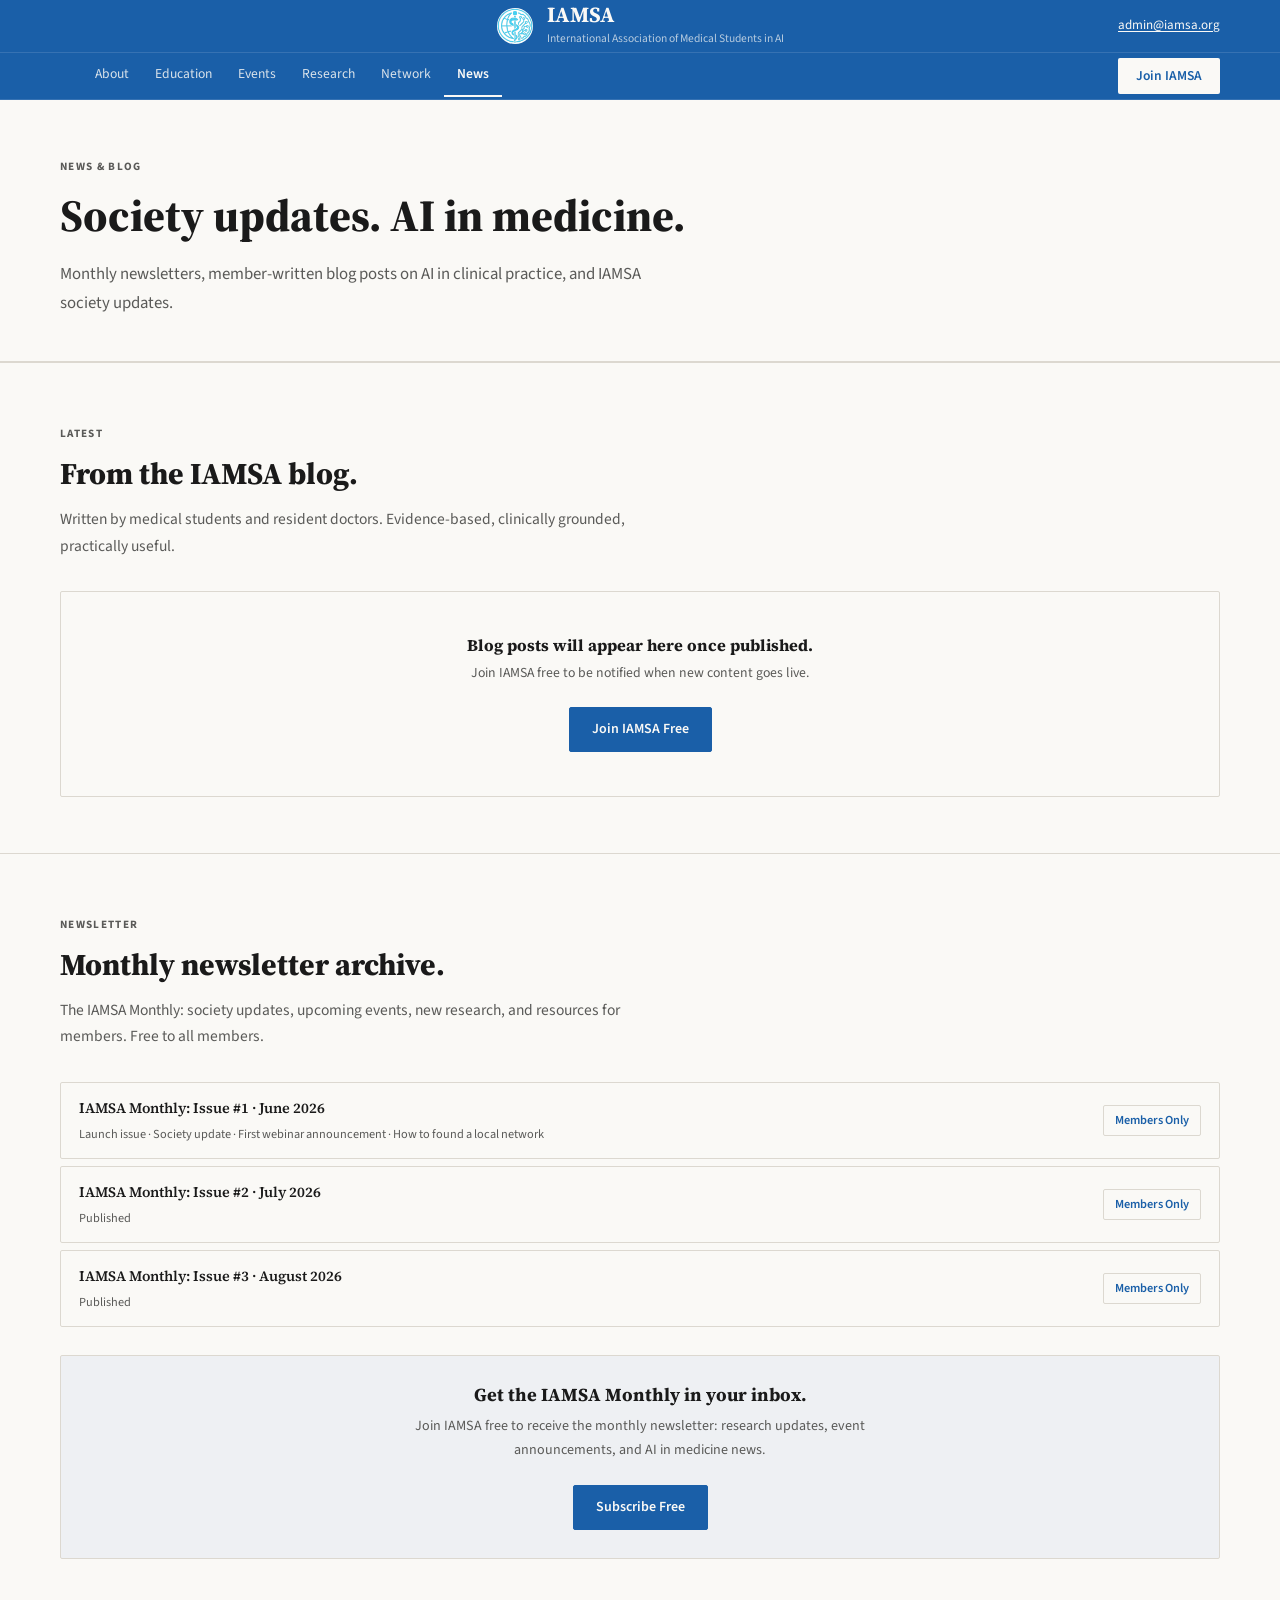
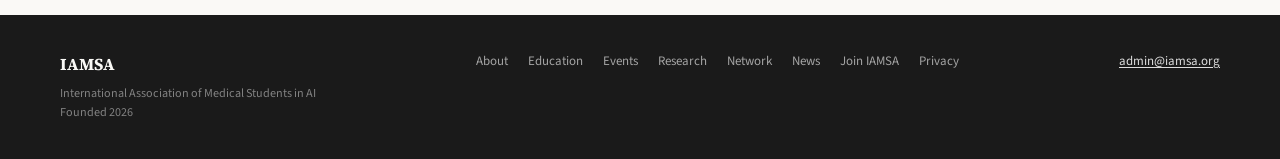
<file: news.html>
<!DOCTYPE html>
<html lang="en">
<head>
<meta charset="UTF-8">
<meta name="viewport" content="width=device-width, initial-scale=1.0">
<title>News &amp; Blog | IAMSA</title>
<link rel="icon" type="image/png" href="assets/iamsa-logo.png">
<link rel="stylesheet" href="style.css?v=11">
</head>
<body>

<header class="site-header">
  <div class="masthead">
    <a href="index.html" class="masthead-brand">
      <img src="assets/iamsa-logo.png" alt="IAMSA logo" class="masthead-logo">
      <div>
        <div class="masthead-name">IAMSA</div>
        <div class="masthead-full">International Association of Medical Students in AI</div>
      </div>
    </a>
    <div class="masthead-right"><a href="mailto:admin@iamsa.org">admin@iamsa.org</a></div>
    <button class="nav-toggle" aria-label="Open navigation" aria-expanded="false">&#9776;</button>
  </div>
  <nav class="site-nav">
    <ul>
      <li><a href="about.html">About</a></li>
      <li><a href="education.html">Education</a></li>
      <li><a href="events.html">Events</a></li>
      <li><a href="research.html">Research</a></li>
      <li><a href="chapters.html">Network</a></li>
      <li><a href="news.html" class="active">News</a></li>
      <li class="nav-spacer"></li>
      <li><a href="join.html" class="nav-join">Join IAMSA</a></li>
    </ul>
  </nav>
</header>

<div class="page-hero">
  <span class="section-label">News &amp; Blog</span>
  <h1>Society updates. AI in medicine.</h1>
  <p style="font-size:1.05rem;color:var(--muted);line-height:1.7;max-width:600px;margin-top:6px;">Monthly newsletters, member-written blog posts on AI in clinical practice, and IAMSA society updates.</p>
</div>

<!-- FEATURED POSTS -->
<section class="surface">
  <span class="section-label">Latest</span>
  <h2>From the IAMSA blog.</h2>
  <p class="section-intro">Written by medical students and resident doctors. Evidence-based, clinically grounded, practically useful.</p>
  <div class="empty-state">
    <h3>Blog posts will appear here once published.</h3>
    <p>Join IAMSA free to be notified when new content goes live.</p>
    <a href="join.html" class="btn-primary">Join IAMSA Free</a>
  </div>
</section>

<!-- NEWSLETTER ARCHIVE -->
<section>
  <span class="section-label">Newsletter</span>
  <h2>Monthly newsletter archive.</h2>
  <p class="section-intro">The IAMSA Monthly: society updates, upcoming events, new research, and resources for members. Free to all members.</p>

  <div class="newsletter-row">
    <div>
      <div class="nl-month">IAMSA Monthly: Issue #1 · June 2026</div>
      <div class="nl-meta">Launch issue · Society update · First webinar announcement · How to found a local network</div>
    </div>
    <a href="join.html" class="resource-action" style="margin-left:auto;">Members Only</a>
  </div>
  <div class="newsletter-row">
    <div>
      <div class="nl-month">IAMSA Monthly: Issue #2 · July 2026</div>
      <div class="nl-meta">Published</div>
    </div>
    <a href="join.html" class="resource-action" style="margin-left:auto;">Members Only</a>
  </div>
  <div class="newsletter-row">
    <div>
      <div class="nl-month">IAMSA Monthly: Issue #3 · August 2026</div>
      <div class="nl-meta">Published</div>
    </div>
    <a href="join.html" class="resource-action" style="margin-left:auto;">Members Only</a>
  </div>

  <div class="subscribe-box">
    <h3>Get the IAMSA Monthly in your inbox.</h3>
    <p>Join IAMSA free to receive the monthly newsletter: research updates, event announcements, and AI in medicine news.</p>
    <a href="join.html" class="btn-primary">Subscribe Free</a>
  </div>
</section>

<footer>
  <div class="footer-inner">
    <div>
      <div class="footer-brand">IAMSA</div>
      <div class="footer-sub">International Association of Medical Students in AI<br>Founded 2026</div>
    </div>
    <div class="footer-links">
      <a href="about.html">About</a>
      <a href="education.html">Education</a>
      <a href="events.html">Events</a>
      <a href="research.html">Research</a>
      <a href="chapters.html">Network</a>
      <a href="news.html">News</a>
      <a href="join.html">Join IAMSA</a>
      <a href="privacy.html">Privacy</a>
    </div>
    <div class="footer-contact"><a href="mailto:admin@iamsa.org">admin@iamsa.org</a></div>
  </div>
</footer>

<script src="main.js"></script>
</body>
</html>
</file>
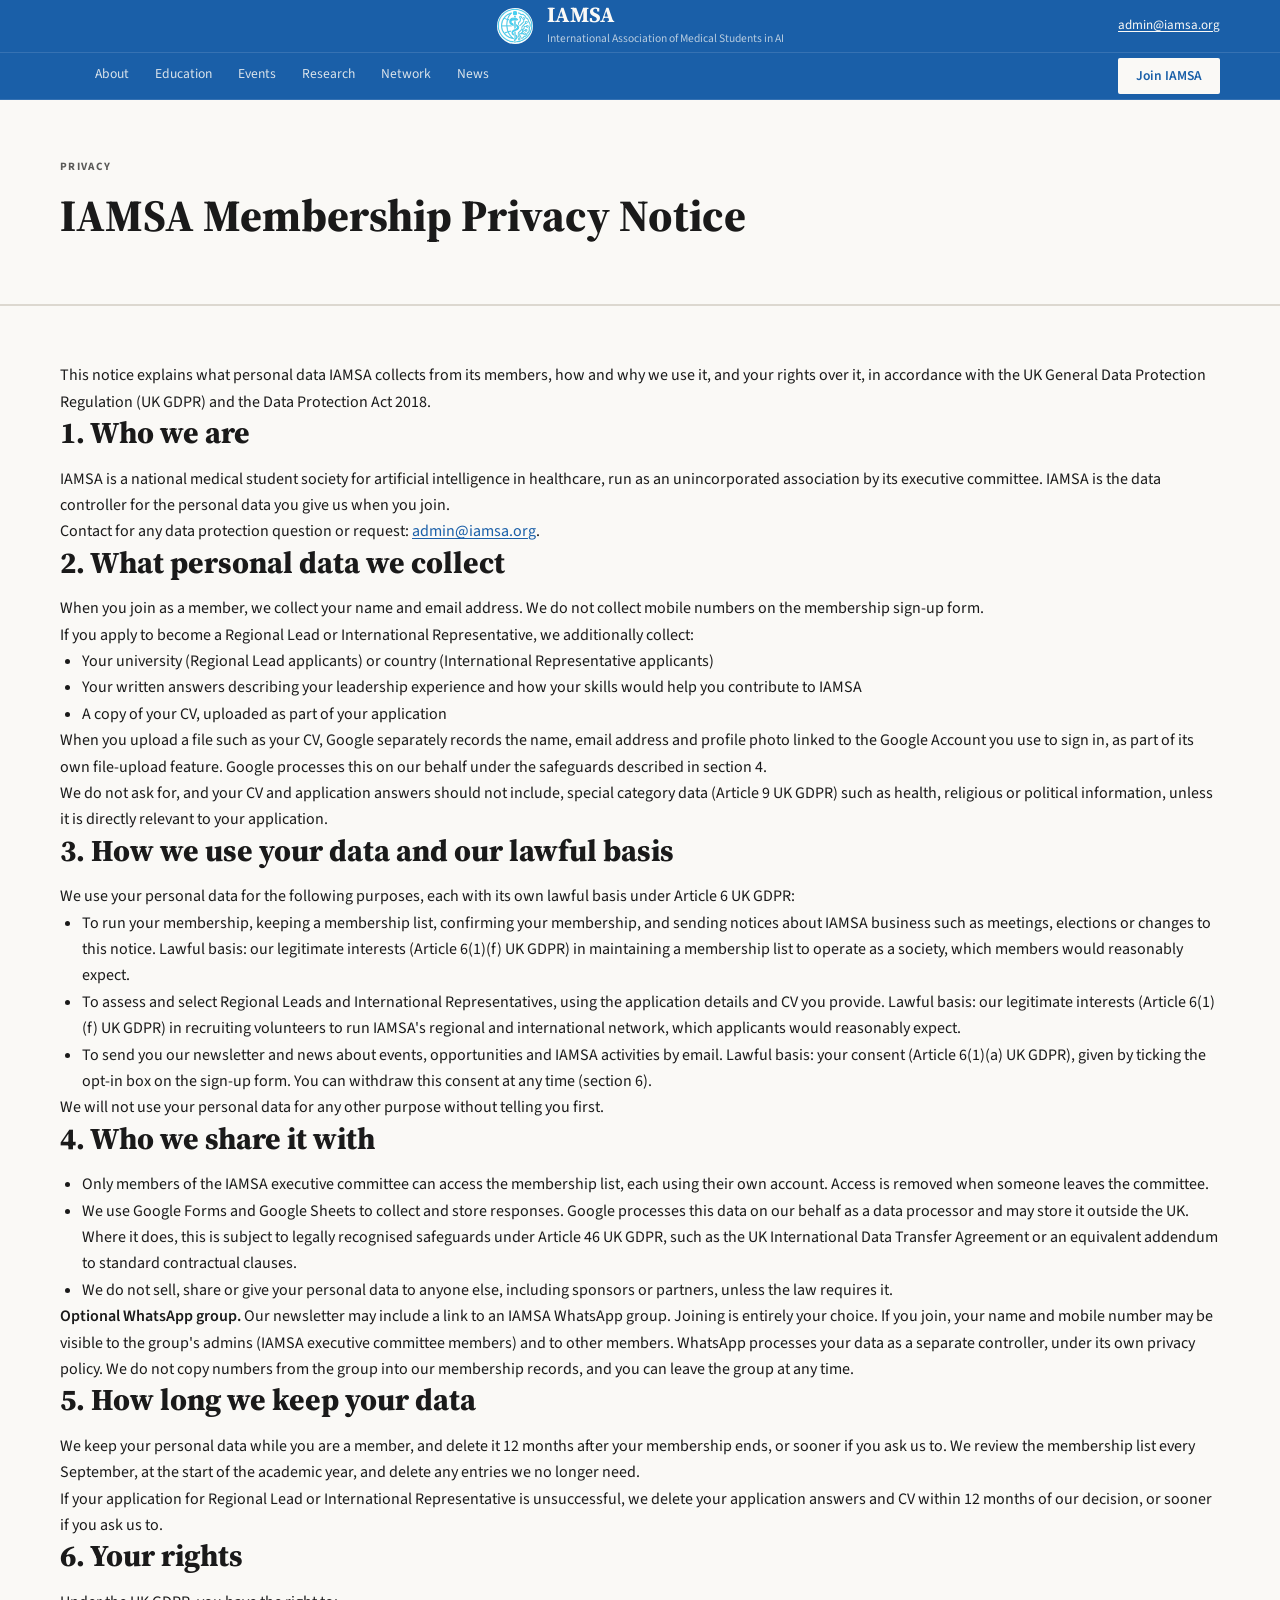
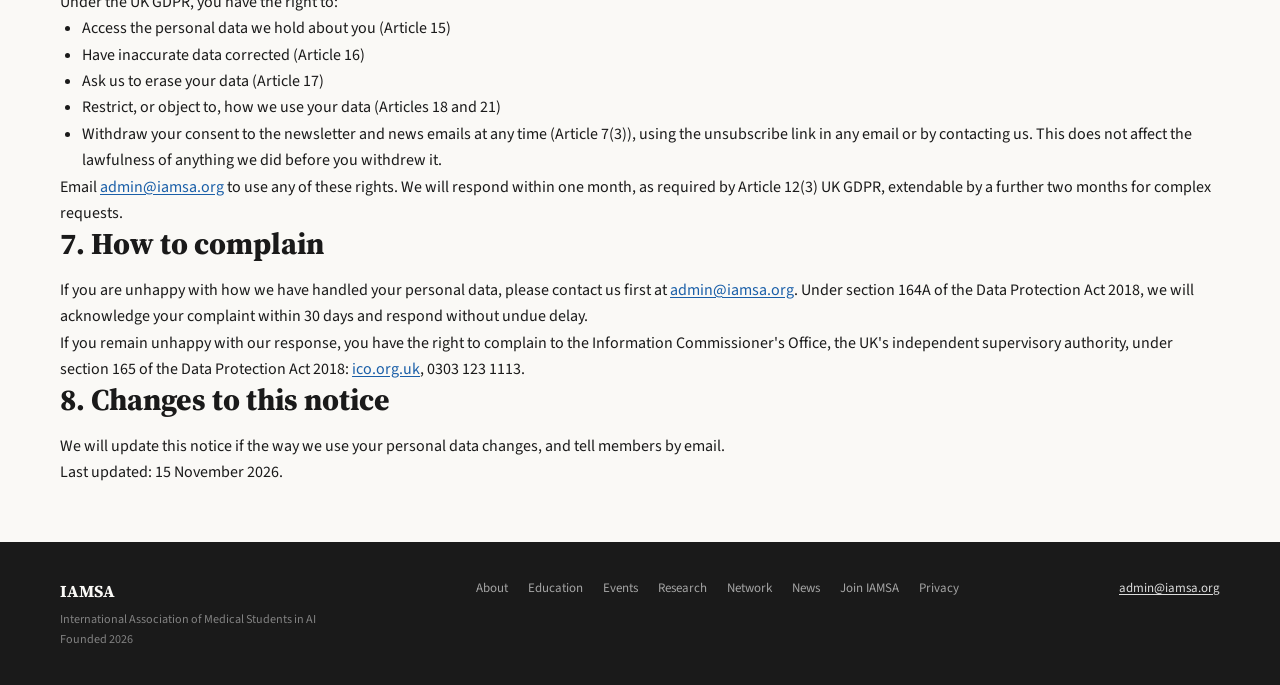
<file: privacy.html>
<!DOCTYPE html>
<html lang="en">
<head>
<meta charset="UTF-8">
<meta name="viewport" content="width=device-width, initial-scale=1.0">
<title>Privacy | IAMSA</title>
<link rel="icon" type="image/png" href="assets/iamsa-logo.png">
<link rel="stylesheet" href="style.css?v=11">
</head>
<body>

<header class="site-header">
  <div class="masthead">
    <a href="index.html" class="masthead-brand">
      <img src="assets/iamsa-logo.png" alt="IAMSA logo" class="masthead-logo">
      <div>
        <div class="masthead-name">IAMSA</div>
        <div class="masthead-full">International Association of Medical Students in AI</div>
      </div>
    </a>
    <div class="masthead-right"><a href="mailto:admin@iamsa.org">admin@iamsa.org</a></div>
    <button class="nav-toggle" aria-label="Open navigation" aria-expanded="false">&#9776;</button>
  </div>
  <nav class="site-nav">
    <ul>
      <li><a href="about.html">About</a></li>
      <li><a href="education.html">Education</a></li>
      <li><a href="events.html">Events</a></li>
      <li><a href="research.html">Research</a></li>
      <li><a href="chapters.html">Network</a></li>
      <li><a href="news.html">News</a></li>
      <li class="nav-spacer"></li>
      <li><a href="join.html" class="nav-join">Join IAMSA</a></li>
    </ul>
  </nav>
</header>

<div class="page-hero">
  <span class="section-label">Privacy</span>
  <h1>IAMSA Membership Privacy Notice</h1>
</div>

<section class="surface">
  <p>This notice explains what personal data IAMSA collects from its members, how and why we use it, and your rights over it, in accordance with the UK General Data Protection Regulation (UK&nbsp;GDPR) and the Data Protection Act 2018.</p>

  <h2>1. Who we are</h2>
  <p>IAMSA is a national medical student society for artificial intelligence in healthcare, run as an unincorporated association by its executive committee. IAMSA is the data controller for the personal data you give us when you join.</p>
  <p>Contact for any data protection question or request: <a href="mailto:admin@iamsa.org">admin@iamsa.org</a>.</p>

  <h2>2. What personal data we collect</h2>
  <p>When you join as a member, we collect your name and email address. We do not collect mobile numbers on the membership sign-up form.</p>
  <p>If you apply to become a Regional Lead or International Representative, we additionally collect:</p>
  <ul>
    <li>Your university (Regional Lead applicants) or country (International Representative applicants)</li>
    <li>Your written answers describing your leadership experience and how your skills would help you contribute to IAMSA</li>
    <li>A copy of your CV, uploaded as part of your application</li>
  </ul>
  <p>When you upload a file such as your CV, Google separately records the name, email address and profile photo linked to the Google Account you use to sign in, as part of its own file-upload feature. Google processes this on our behalf under the safeguards described in section 4.</p>
  <p>We do not ask for, and your CV and application answers should not include, special category data (Article&nbsp;9 UK&nbsp;GDPR) such as health, religious or political information, unless it is directly relevant to your application.</p>

  <h2>3. How we use your data and our lawful basis</h2>
  <p>We use your personal data for the following purposes, each with its own lawful basis under Article&nbsp;6 UK&nbsp;GDPR:</p>
  <ul>
    <li>To run your membership, keeping a membership list, confirming your membership, and sending notices about IAMSA business such as meetings, elections or changes to this notice. Lawful basis: our legitimate interests (Article&nbsp;6(1)(f) UK&nbsp;GDPR) in maintaining a membership list to operate as a society, which members would reasonably expect.</li>
    <li>To assess and select Regional Leads and International Representatives, using the application details and CV you provide. Lawful basis: our legitimate interests (Article&nbsp;6(1)(f) UK&nbsp;GDPR) in recruiting volunteers to run IAMSA's regional and international network, which applicants would reasonably expect.</li>
    <li>To send you our newsletter and news about events, opportunities and IAMSA activities by email. Lawful basis: your consent (Article&nbsp;6(1)(a) UK&nbsp;GDPR), given by ticking the opt-in box on the sign-up form. You can withdraw this consent at any time (section 6).</li>
  </ul>
  <p>We will not use your personal data for any other purpose without telling you first.</p>

  <h2>4. Who we share it with</h2>
  <ul>
    <li>Only members of the IAMSA executive committee can access the membership list, each using their own account. Access is removed when someone leaves the committee.</li>
    <li>We use Google Forms and Google Sheets to collect and store responses. Google processes this data on our behalf as a data processor and may store it outside the UK. Where it does, this is subject to legally recognised safeguards under Article&nbsp;46 UK&nbsp;GDPR, such as the UK International Data Transfer Agreement or an equivalent addendum to standard contractual clauses.</li>
    <li>We do not sell, share or give your personal data to anyone else, including sponsors or partners, unless the law requires it.</li>
  </ul>
  <p><strong>Optional WhatsApp group.</strong> Our newsletter may include a link to an IAMSA WhatsApp group. Joining is entirely your choice. If you join, your name and mobile number may be visible to the group's admins (IAMSA executive committee members) and to other members. WhatsApp processes your data as a separate controller, under its own privacy policy. We do not copy numbers from the group into our membership records, and you can leave the group at any time.</p>

  <h2>5. How long we keep your data</h2>
  <p>We keep your personal data while you are a member, and delete it 12 months after your membership ends, or sooner if you ask us to. We review the membership list every September, at the start of the academic year, and delete any entries we no longer need.</p>
  <p>If your application for Regional Lead or International Representative is unsuccessful, we delete your application answers and CV within 12 months of our decision, or sooner if you ask us to.</p>

  <h2>6. Your rights</h2>
  <p>Under the UK GDPR, you have the right to:</p>
  <ul>
    <li>Access the personal data we hold about you (Article&nbsp;15)</li>
    <li>Have inaccurate data corrected (Article&nbsp;16)</li>
    <li>Ask us to erase your data (Article&nbsp;17)</li>
    <li>Restrict, or object to, how we use your data (Articles&nbsp;18 and&nbsp;21)</li>
    <li>Withdraw your consent to the newsletter and news emails at any time (Article&nbsp;7(3)), using the unsubscribe link in any email or by contacting us. This does not affect the lawfulness of anything we did before you withdrew it.</li>
  </ul>
  <p>Email <a href="mailto:admin@iamsa.org">admin@iamsa.org</a> to use any of these rights. We will respond within one month, as required by Article&nbsp;12(3) UK&nbsp;GDPR, extendable by a further two months for complex requests.</p>

  <h2>7. How to complain</h2>
  <p>If you are unhappy with how we have handled your personal data, please contact us first at <a href="mailto:admin@iamsa.org">admin@iamsa.org</a>. Under section&nbsp;164A of the Data Protection Act 2018, we will acknowledge your complaint within 30 days and respond without undue delay.</p>
  <p>If you remain unhappy with our response, you have the right to complain to the Information Commissioner's Office, the UK's independent supervisory authority, under section&nbsp;165 of the Data Protection Act 2018: <a href="https://ico.org.uk" target="_blank" rel="noopener">ico.org.uk</a>, 0303 123 1113.</p>

  <h2>8. Changes to this notice</h2>
  <p>We will update this notice if the way we use your personal data changes, and tell members by email.</p>
  <p>Last updated: 15 November 2026.</p>
</section>

<footer>
  <div class="footer-inner">
    <div>
      <div class="footer-brand">IAMSA</div>
      <div class="footer-sub">International Association of Medical Students in AI<br>Founded 2026</div>
    </div>
    <div class="footer-links">
      <a href="about.html">About</a>
      <a href="education.html">Education</a>
      <a href="events.html">Events</a>
      <a href="research.html">Research</a>
      <a href="chapters.html">Network</a>
      <a href="news.html">News</a>
      <a href="join.html">Join IAMSA</a>
      <a href="privacy.html">Privacy</a>
    </div>
    <div class="footer-contact"><a href="mailto:admin@iamsa.org">admin@iamsa.org</a></div>
  </div>
</footer>

<script src="main.js"></script>
</body>
</html>
</file>
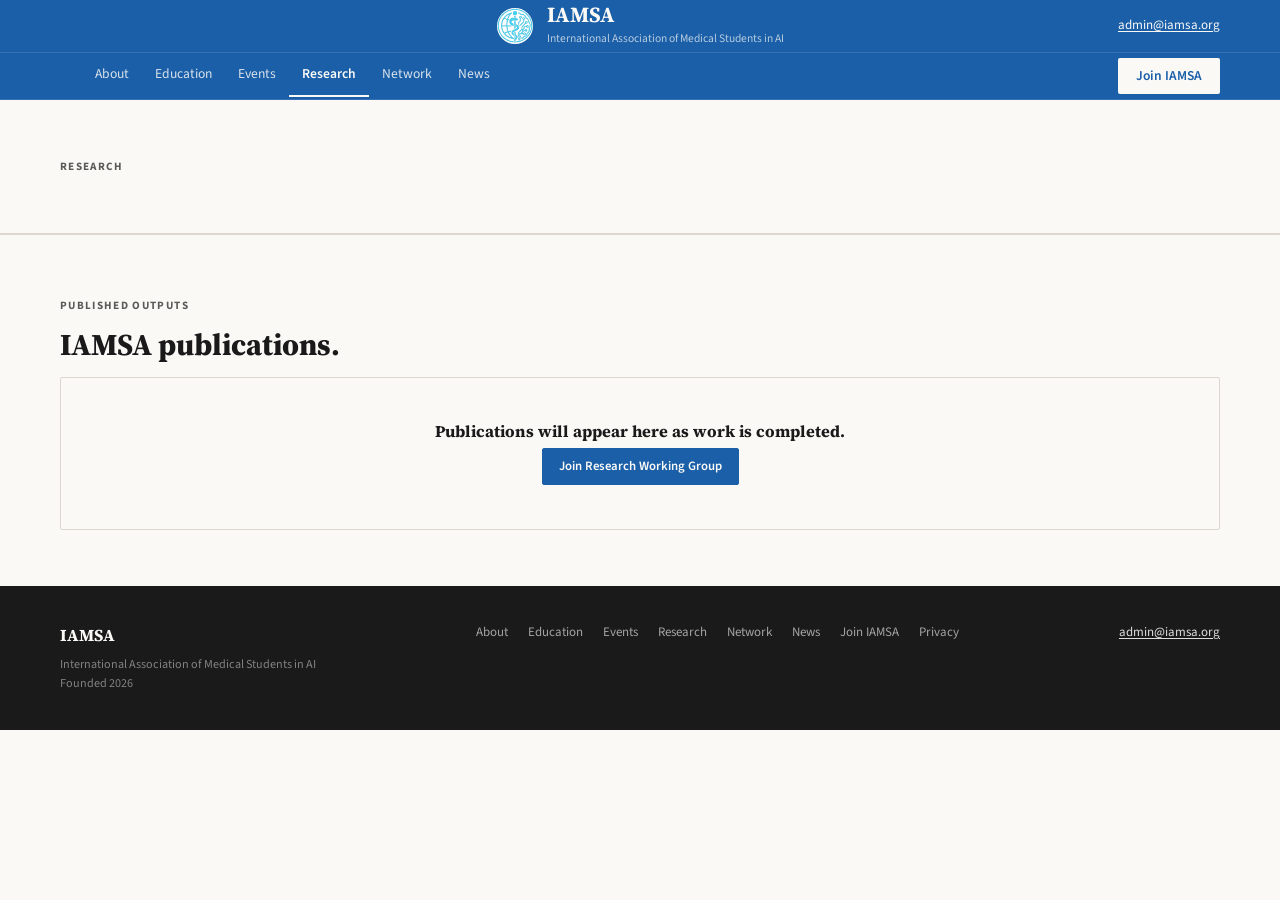
<file: research.html>
<!DOCTYPE html>
<html lang="en">
<head>
<meta charset="UTF-8">
<meta name="viewport" content="width=device-width, initial-scale=1.0">
<title>Research | IAMSA</title>
<link rel="icon" type="image/png" href="assets/iamsa-logo.png">
<link rel="stylesheet" href="style.css?v=11">
</head>
<body>

<header class="site-header">
  <div class="masthead">
    <a href="index.html" class="masthead-brand">
      <img src="assets/iamsa-logo.png" alt="IAMSA logo" class="masthead-logo">
      <div>
        <div class="masthead-name">IAMSA</div>
        <div class="masthead-full">International Association of Medical Students in AI</div>
      </div>
    </a>
    <div class="masthead-right"><a href="mailto:admin@iamsa.org">admin@iamsa.org</a></div>
    <button class="nav-toggle" aria-label="Open navigation" aria-expanded="false">&#9776;</button>
  </div>
  <nav class="site-nav">
    <ul>
      <li><a href="about.html">About</a></li>
      <li><a href="education.html">Education</a></li>
      <li><a href="events.html">Events</a></li>
      <li><a href="research.html" class="active">Research</a></li>
      <li><a href="chapters.html">Network</a></li>
      <li><a href="news.html">News</a></li>
      <li class="nav-spacer"></li>
      <li><a href="join.html" class="nav-join">Join IAMSA</a></li>
    </ul>
  </nav>
</header>

<div class="page-hero">
  <span class="section-label">Research</span>
</div>

<!-- PUBLICATIONS -->
<section class="surface">
  <span class="section-label">Published Outputs</span>
  <h2>IAMSA publications.</h2>
  <div class="empty-state">
    <h3>Publications will appear here as work is completed.</h3>
    <a href="join.html" class="btn-sm">Join Research Working Group</a>
  </div>
</section>

<footer>
  <div class="footer-inner">
    <div>
      <div class="footer-brand">IAMSA</div>
      <div class="footer-sub">International Association of Medical Students in AI<br>Founded 2026</div>
    </div>
    <div class="footer-links">
      <a href="about.html">About</a>
      <a href="education.html">Education</a>
      <a href="events.html">Events</a>
      <a href="research.html">Research</a>
      <a href="chapters.html">Network</a>
      <a href="news.html">News</a>
      <a href="join.html">Join IAMSA</a>
      <a href="privacy.html">Privacy</a>
    </div>
    <div class="footer-contact"><a href="mailto:admin@iamsa.org">admin@iamsa.org</a></div>
  </div>
</footer>

<script src="main.js"></script>
</body>
</html>
</file>
<file: style.css>
@import url('https://fonts.googleapis.com/css2?family=Source+Serif+4:ital,opsz,wght@0,8..60,400;0,8..60,600;0,8..60,700;0,8..60,800;1,8..60,400&family=Source+Sans+3:ital,wght@0,300;0,400;0,600;0,700;1,400&display=swap');

:root {
  --ink:      #1a1a1a;
  --paper:    #faf9f6;
  --navy:     #1a5fa8;
  --navy-hv:  #0e2138;
  --aside:    #eef0f3;
  --rule:     #dcd8d0;
  --muted:    #5a5a58;
  --serif:    'Source Serif 4', Georgia, 'Times New Roman', serif;
  --sans:     'Source Sans 3', 'Helvetica Neue', Arial, sans-serif;
}

*, *::before, *::after { box-sizing: border-box; }
* { margin: 0; padding: 0; }

html { font-size: 16px; scroll-behavior: smooth; overflow-x: hidden; }

body {
  background: var(--paper);
  color: var(--ink);
  font-family: var(--sans);
  font-weight: 400;
  font-size: 1rem;
  line-height: 1.65;
  animation: pageFadeIn 0.25s ease both;
}

@keyframes pageFadeIn {
  from { opacity: 0.88; }
  to   { opacity: 1; }
}

/* ── TYPOGRAPHY ─────────────────────────────────────────── */
h1, h2, h3, h4 {
  font-family: var(--serif);
  font-weight: 800;
  line-height: 1.2;
  color: var(--ink);
}
h1 { font-size: clamp(1.75rem, 3.5vw, 2.8rem); margin-bottom: 18px; }
h2 { font-size: clamp(1.3rem, 2.5vw, 1.9rem); margin-bottom: 14px; }
h3 { font-size: 1.08rem; font-weight: 700; margin-bottom: 8px; }

p { line-height: 1.65; }
a { color: var(--navy); text-decoration: underline; text-underline-offset: 2px; }
a:hover { color: var(--navy-hv); }
strong { font-weight: 600; }
ul { padding-left: 1.4em; }
li { line-height: 1.65; }

/* ── HEADER ─────────────────────────────────────────────── */
.site-header {
  position: sticky;
  top: 0;
  z-index: 100;
  background: #1a5fa8;
  border-bottom: 1px solid rgba(255,255,255,0.12);
}

.masthead {
  padding: 4px 60px;
  border-bottom: 1px solid rgba(255,255,255,0.12);
  display: grid;
  grid-template-columns: 1fr auto 1fr;
  align-items: center;
  background: #1a5fa8;
}

.masthead-brand {
  grid-column: 2;
  display: flex;
  align-items: center;
  gap: 14px;
  text-decoration: none;
  color: #faf9f6;
}
.masthead-brand:hover { color: #faf9f6; }
.masthead-right { grid-column: 3; text-align: right; font-size: 0.82rem; color: rgba(250,249,246,0.75); }
.masthead-logo {
  height: 36px;
  width: 36px;
  object-fit: contain;
  background: #fff;
  border-radius: 50%;
}
.masthead-name {
  font-family: var(--serif);
  font-size: 1.35rem;
  font-weight: 700;
  color: #faf9f6;
  line-height: 1;
}
.masthead-full {
  font-size: 0.72rem;
  color: rgba(250,249,246,0.7);
  margin-top: 3px;
  font-family: var(--sans);
}
.masthead-right a { color: #faf9f6; }

/* ── NAV ────────────────────────────────────────────────── */
.site-nav { background: #1a5fa8; padding: 0 60px; }
.site-nav ul { display: flex; list-style: none; align-items: stretch; }
.nav-spacer { flex: 1; }

.site-nav ul li a {
  display: block;
  padding: 10px 13px;
  font-family: var(--sans);
  font-size: 0.85rem;
  font-weight: 400;
  color: rgba(250,249,246,0.85);
  text-decoration: none;
  border-bottom: 2px solid transparent;
  white-space: nowrap;
  transition: color 0.12s, border-color 0.12s;
}
.site-nav ul li a:hover { color: #faf9f6; border-bottom-color: #faf9f6; }
.site-nav ul li a.active { color: #faf9f6; border-bottom-color: #faf9f6; font-weight: 600; }

.nav-join {
  background: #faf9f6 !important;
  color: #1a5fa8 !important;
  margin: 5px 0 !important;
  padding: 7px 18px !important;
  border-radius: 2px !important;
  border-bottom: none !important;
  font-weight: 600 !important;
}
.nav-join:hover { background: #e2e8f0 !important; color: #1a5fa8 !important; border-bottom: none !important; }

.nav-toggle {
  display: none;
  background: none;
  border: 1px solid rgba(250,249,246,0.5);
  border-radius: 2px;
  padding: 7px 11px;
  cursor: pointer;
  font-size: 1.15rem;
  color: #faf9f6;
  line-height: 1;
  font-family: var(--sans);
}

/* ── SECTIONS ───────────────────────────────────────────── */
section { padding: 56px 60px; border-top: 1px solid var(--rule); }
.page-hero { padding: 52px 60px 44px; border-bottom: 1px solid var(--rule); }
.surface { background: var(--paper); }

/* ── HOME HERO ──────────────────────────────────────────── */
.home-hero {
  padding: 56px 60px 44px;
  background: var(--paper);
  border-bottom: 1px solid var(--rule);
}
.home-hero-inner { max-width: 640px; }
.home-hero-text {}
.home-hero-logo { flex-shrink: 0; display: flex; align-items: center; justify-content: center; }
.home-hero-logo img { width: 600px; height: 600px; object-fit: contain; }

.hero-lead {
  font-size: 1.05rem;
  color: var(--muted);
  line-height: 1.7;
  margin-bottom: 24px;
  max-width: 560px;
}
.hero-actions { display: flex; gap: 12px; flex-wrap: wrap; }

/* ── LABELS & INTROS ────────────────────────────────────── */
.section-label {
  display: inline-block;
  font-family: var(--sans);
  font-size: 0.7rem;
  font-weight: 700;
  letter-spacing: 0.12em;
  text-transform: uppercase;
  color: var(--muted);
  margin-bottom: 12px;
}
.section-intro {
  font-size: 0.97rem;
  color: var(--muted);
  line-height: 1.7;
  max-width: 620px;
  margin-top: 6px;
  margin-bottom: 32px;
}

/* ── STAT ROW ───────────────────────────────────────────── */
.stat-row {
  display: flex;
  gap: 48px;
  flex-wrap: wrap;
  padding-top: 24px;
  border-top: 1px solid var(--rule);
  margin-top: 24px;
}
.stat-number {
  font-family: var(--serif);
  font-size: 1.85rem;
  font-weight: 700;
  color: var(--ink);
  line-height: 1;
}
.stat-label {
  font-size: 0.76rem;
  color: var(--muted);
  margin-top: 4px;
}

/* ── BUTTONS ────────────────────────────────────────────── */
.btn-primary {
  display: inline-flex; align-items: center; gap: 6px;
  background: var(--navy); color: var(--paper);
  padding: 10px 22px; border-radius: 2px;
  font-family: var(--sans); font-weight: 600; font-size: 0.875rem;
  text-decoration: none; border: 1px solid var(--navy);
  transition: background 0.12s; cursor: pointer;
}
.btn-primary:hover { background: var(--navy-hv); color: var(--paper); }

.btn-secondary {
  display: inline-flex; align-items: center; gap: 6px;
  background: transparent; color: var(--navy);
  padding: 10px 22px; border-radius: 2px;
  font-family: var(--sans); font-weight: 600; font-size: 0.875rem;
  text-decoration: none; border: 1px solid var(--navy);
  transition: background 0.12s, color 0.12s; cursor: pointer;
}
.btn-secondary:hover { background: var(--navy); color: var(--paper); }

.btn-sm {
  display: inline-flex; align-items: center; gap: 5px;
  background: var(--navy); color: var(--paper);
  padding: 7px 16px; border-radius: 2px;
  font-family: var(--sans); font-weight: 600; font-size: 0.8rem;
  text-decoration: none; border: 1px solid var(--navy);
  transition: background 0.12s; cursor: pointer; white-space: nowrap;
}
.btn-sm:hover { background: var(--navy-hv); color: var(--paper); }

.btn-sm-outline {
  display: inline-flex; align-items: center; gap: 5px;
  background: transparent; color: var(--navy);
  padding: 7px 16px; border-radius: 2px;
  font-family: var(--sans); font-weight: 600; font-size: 0.8rem;
  text-decoration: none; border: 1px solid var(--navy);
  transition: background 0.12s, color 0.12s; cursor: pointer; white-space: nowrap;
}
.btn-sm-outline:hover { background: var(--navy); color: var(--paper); }

/* ── GRIDS ──────────────────────────────────────────────── */
.grid-2 { display: grid; grid-template-columns: 1fr 1fr; gap: 24px; }
.grid-3 { display: grid; grid-template-columns: repeat(3, 1fr); gap: 24px; }
.grid-4 { display: grid; grid-template-columns: repeat(4, 1fr); gap: 20px; }
.two-col { display: grid; grid-template-columns: 3fr 2fr; gap: 56px; align-items: start; }
.two-col-even { display: grid; grid-template-columns: 1fr 1fr; gap: 56px; align-items: start; }

/* ── CARDS ──────────────────────────────────────────────── */
.card {
  background: var(--paper); border: 1px solid var(--rule);
  border-radius: 2px; padding: 24px;
}
.surface .card { background: var(--paper); }
.card:hover { border-color: var(--muted); }
.card h3 { font-size: 1.02rem; margin-bottom: 7px; }
.card p { font-size: 0.87rem; color: var(--muted); line-height: 1.65; margin-top: 5px; }

/* ── PILLAR CARDS ───────────────────────────────────────── */
.pillar {
  background: var(--paper); border: 1px solid var(--rule);
  border-left: 3px solid var(--rule);
  border-radius: 0 2px 2px 0; padding: 22px 22px 22px 20px;
}
.surface .pillar { background: var(--paper); }
.pillar-number {
  font-size: 0.72rem; font-weight: 700; letter-spacing: 0.08em;
  color: var(--muted); margin-bottom: 8px; text-transform: uppercase;
}
.pillar-title { font-family: var(--serif); font-size: 1.02rem; font-weight: 700; margin-bottom: 7px; }
.pillar-desc { font-size: 0.86rem; color: var(--muted); line-height: 1.65; margin-bottom: 12px; }
.pillar-items { list-style: none; padding: 0; border-top: 1px solid var(--rule); padding-top: 10px; display: flex; flex-direction: column; gap: 5px; }
.pillar-items li { font-size: 0.82rem; color: var(--muted); display: flex; align-items: flex-start; gap: 7px; line-height: 1.5; }
.pillar-items li::before { content: '—'; color: var(--muted); flex-shrink: 0; font-size: 0.78rem; }

/* ── EVIDENCE BLOCK ─────────────────────────────────────── */
.evidence-block {
  border-left: 3px solid var(--rule);
  background: var(--aside);
  padding: 22px 26px;
  border-radius: 0 2px 2px 0;
}
.evidence-block p { font-size: 0.9rem; color: var(--ink); line-height: 1.7; margin-bottom: 12px; }
.evidence-block p:last-child { margin-bottom: 0; }

/* ── TIMELINE ───────────────────────────────────────────── */
.timeline { position: relative; padding-left: 28px; margin-top: 32px; }
.timeline::before {
  content: ''; position: absolute; left: 4px; top: 6px; bottom: 0;
  width: 1px; background: var(--rule);
}
.tl-item { position: relative; margin-bottom: 28px; }
.tl-item::before {
  content: ''; position: absolute; left: -28px; top: 6px;
  width: 9px; height: 9px; border-radius: 50%;
  background: var(--ink); border: 2px solid var(--paper);
}
.tl-date { font-size: 0.72rem; font-weight: 600; letter-spacing: 0.1em; text-transform: uppercase; color: var(--muted); margin-bottom: 5px; }
.tl-title { font-family: var(--serif); font-size: 1.02rem; font-weight: 600; margin-bottom: 6px; }
.tl-desc { font-size: 0.87rem; color: var(--muted); line-height: 1.65; }

/* ── TEAM ───────────────────────────────────────────────── */
.team-grid { display: grid; grid-template-columns: repeat(4, 1fr); gap: 18px; }
.team-card { background: var(--paper); border: 1px solid var(--rule); border-radius: 2px; padding: 22px; }
.surface .team-card { background: var(--paper); }
.team-avatar {
  width: 110px; height: 110px; border-radius: 50%; background: var(--navy);
  display: flex; align-items: center; justify-content: center;
  font-family: var(--serif); font-weight: 700; font-size: 1.3rem;
  color: var(--paper); margin-bottom: 12px; overflow: hidden;
}
.team-name { font-family: var(--serif); font-weight: 600; font-size: 0.93rem; margin-bottom: 3px; }
.team-role { font-size: 0.76rem; color: var(--muted); font-weight: 600; margin-bottom: 3px; }
.team-school { font-size: 0.74rem; color: var(--muted); }

/* ── RESOURCE ROWS ──────────────────────────────────────── */
.resource-row {
  display: flex; align-items: flex-start; gap: 14px;
  padding: 14px 18px; border: 1px solid var(--rule);
  margin-bottom: 7px; background: var(--paper); border-radius: 2px;
}
.surface .resource-row { background: var(--paper); }
.resource-row:hover { border-color: var(--muted); }
.resource-icon { font-size: 1.1rem; flex-shrink: 0; margin-top: 2px; }
.resource-name { font-weight: 600; font-size: 0.89rem; margin-bottom: 3px; line-height: 1.4; }
.resource-meta { font-size: 0.77rem; color: var(--muted); }
.resource-action {
  margin-left: auto; font-size: 0.77rem; color: var(--navy);
  text-decoration: none; font-weight: 600;
  border: 1px solid var(--rule); padding: 4px 11px;
  border-radius: 2px; white-space: nowrap; flex-shrink: 0;
  background: var(--paper); font-family: var(--sans);
}
.surface .resource-action { background: var(--paper); }
.resource-action:hover { border-color: var(--navy); background: var(--aside); color: var(--navy); }

/* ── CHAPTER CARDS ──────────────────────────────────────── */
.chapter-grid { display: grid; grid-template-columns: repeat(3, 1fr); gap: 14px; }
.chapter-card { background: var(--paper); border: 1px solid var(--rule); border-radius: 2px; padding: 18px; }
.chapter-card.active { border-left: 3px solid var(--ink); }
.chapter-card:hover { border-color: var(--muted); }
.chapter-flag { font-size: 1.3rem; margin-bottom: 7px; }
.chapter-school { font-family: var(--serif); font-weight: 600; font-size: 0.88rem; margin-bottom: 3px; }
.chapter-city { font-size: 0.76rem; color: var(--muted); margin-bottom: 8px; }
.chapter-status { font-size: 0.69rem; font-weight: 600; letter-spacing: 0.04em; }
.status-active { color: #1a5c32; }
.status-recruiting { color: var(--muted); }
.status-upcoming { color: var(--muted); }
.chapter-lead { margin-top: 7px; font-size: 0.76rem; }

/* ── INTL GRID ──────────────────────────────────────────── */
.intl-grid { display: grid; grid-template-columns: repeat(4, 1fr); gap: 14px; }
.intl-card { background: var(--paper); border: 1px solid var(--rule); border-radius: 2px; padding: 18px; }
.surface .intl-card { background: var(--paper); }
.intl-card:hover { border-color: var(--muted); }
.intl-flag { font-size: 1.5rem; margin-bottom: 8px; }
.intl-name { font-family: var(--serif); font-weight: 600; font-size: 0.88rem; margin-bottom: 3px; }
.intl-schools { font-size: 0.74rem; color: var(--muted); }

/* ── COUNTRY CARDS ──────────────────────────────────────── */
.countries-grid { display: grid; grid-template-columns: repeat(4, 1fr); gap: 14px; }
.country-card { background: var(--paper); border: 1px solid var(--rule); border-radius: 2px; padding: 18px; }
.country-card:hover { border-color: var(--muted); }
.country-flag { font-size: 1.5rem; margin-bottom: 8px; }
.country-name { font-family: var(--serif); font-weight: 600; font-size: 0.88rem; margin-bottom: 3px; }
.country-schools { font-size: 0.74rem; color: var(--muted); }

/* ── RECRUIT CARDS ──────────────────────────────────────── */
.recruitment-grid { display: grid; grid-template-columns: repeat(3, 1fr); gap: 20px; }
.recruit-card { background: var(--paper); border: 1px solid var(--rule); border-radius: 2px; padding: 22px; }
.surface .recruit-card { background: var(--paper); }
.recruit-role { font-family: var(--serif); font-weight: 600; font-size: 0.98rem; margin-bottom: 7px; }
.recruit-desc { font-size: 0.86rem; color: var(--muted); line-height: 1.65; margin-bottom: 12px; }
.recruit-reqs { list-style: none; padding: 0; border-top: 1px solid var(--rule); padding-top: 10px; display: flex; flex-direction: column; gap: 5px; }
.recruit-reqs li { font-size: 0.8rem; color: var(--muted); display: flex; align-items: flex-start; gap: 7px; line-height: 1.5; }
.recruit-reqs li::before { content: '✓'; color: #1a5c32; font-weight: 700; flex-shrink: 0; }

/* ── EVENT CARDS ────────────────────────────────────────── */
.event-card {
  display: grid; grid-template-columns: 110px 1fr auto; gap: 22px;
  align-items: start; padding: 22px; border: 1px solid var(--rule);
  margin-bottom: 10px; background: var(--paper); border-radius: 2px;
}
.surface .event-card { background: var(--paper); }
.event-card:hover { border-color: var(--muted); }
.event-date-block {
  text-align: center; padding: 11px; border: 1px solid var(--rule);
  border-radius: 2px; background: var(--paper);
}
.event-month { font-size: 0.67rem; letter-spacing: 0.1em; text-transform: uppercase; color: var(--muted); font-weight: 600; }
.event-day { font-family: var(--serif); font-size: 1.85rem; font-weight: 700; line-height: 1; }
.event-year { font-size: 0.67rem; color: var(--muted); }
.event-type { font-size: 0.69rem; letter-spacing: 0.08em; text-transform: uppercase; color: var(--muted); font-weight: 600; margin-bottom: 5px; }
.event-title { font-family: var(--serif); font-weight: 600; font-size: 0.98rem; margin-bottom: 5px; }
.event-desc { font-size: 0.86rem; color: var(--muted); line-height: 1.65; margin-bottom: 10px; }
.event-meta { font-size: 0.77rem; color: var(--muted); display: flex; gap: 14px; flex-wrap: wrap; }
.event-actions { display: flex; flex-direction: column; gap: 8px; }

/* ── CONFERENCE BOX ─────────────────────────────────────── */
.conference-box {
  border: 1px solid var(--rule); border-left: 4px solid var(--rule);
  padding: 28px 32px; background: var(--aside);
  border-radius: 0 2px 2px 0;
  display: grid; grid-template-columns: 1fr auto; gap: 28px; align-items: start;
  margin-top: 32px;
}
.conf-label {
  font-size: 0.69rem; font-weight: 600; letter-spacing: 0.1em;
  text-transform: uppercase; color: var(--muted); margin-bottom: 9px; display: block;
}
.conf-title { font-family: var(--serif); font-size: 1.35rem; font-weight: 700; margin-bottom: 11px; }
.conf-meta { font-size: 0.87rem; color: var(--muted); line-height: 1.75; }
.conf-meta strong { color: var(--ink); }
.conf-actions { display: flex; flex-direction: column; gap: 9px; align-items: flex-start; }

/* ── STEP GRIDS ─────────────────────────────────────────── */
.step-grid { display: grid; grid-template-columns: repeat(4, 1fr); gap: 18px; }
.step { background: var(--paper); border: 1px solid var(--rule); border-radius: 2px; padding: 22px; }
.surface .step { background: var(--paper); }
.step-num { font-family: var(--serif); font-size: 1.4rem; font-weight: 700; color: var(--ink); margin-bottom: 9px; }
.step h3 { font-size: 0.93rem; margin-bottom: 6px; }
.step p { font-size: 0.84rem; color: var(--muted); line-height: 1.65; margin-top: 5px; }

.how-grid { display: grid; grid-template-columns: repeat(4, 1fr); gap: 18px; }
.how-step { background: var(--paper); border: 1px solid var(--rule); border-radius: 2px; padding: 22px; }
.surface .how-step { background: var(--paper); }
.step-label { font-family: var(--serif); font-weight: 600; font-size: 0.93rem; margin-bottom: 6px; }
.step-desc { font-size: 0.84rem; color: var(--muted); line-height: 1.65; }

/* ── MENTEE CARDS ───────────────────────────────────────── */
.mentee-grid { display: grid; grid-template-columns: repeat(3, 1fr); gap: 20px; }
.mentee-card { background: var(--paper); border: 1px solid var(--rule); border-left: 3px solid var(--rule); border-radius: 0 2px 2px 0; padding: 22px; }
.surface .mentee-card { background: var(--paper); }
.mentee-icon { font-size: 1.5rem; margin-bottom: 10px; }
.mentee-card p { font-size: 0.87rem; color: var(--muted); line-height: 1.65; margin-top: 5px; }

/* ── CRITERIA GRIDS ─────────────────────────────────────── */
.criteria-grid { display: grid; grid-template-columns: 1fr 1fr; gap: 22px; }
.criteria-box { background: var(--paper); border: 1px solid var(--rule); border-radius: 2px; padding: 22px; }
.surface .criteria-box { background: var(--paper); }
.criteria-list { list-style: none; padding: 0; display: flex; flex-direction: column; gap: 7px; margin-top: 10px; }
.criteria-list li { font-size: 0.86rem; color: var(--muted); display: flex; align-items: flex-start; gap: 7px; line-height: 1.5; }
.criteria-list li::before { content: '✓'; color: #1a5c32; font-weight: 700; flex-shrink: 0; }

/* ── MENTOR CARDS ───────────────────────────────────────── */
.mentor-grid { display: grid; grid-template-columns: repeat(4, 1fr); gap: 18px; }
.mentor-card { background: var(--paper); border: 1px solid var(--rule); border-radius: 2px; padding: 20px; }
.surface .mentor-card { background: var(--paper); }
.mentor-avatar { width: 44px; height: 44px; border-radius: 50%; background: var(--paper); border: 1px solid var(--rule); display: flex; align-items: center; justify-content: center; font-size: 1.3rem; margin-bottom: 10px; }
.mentor-name { font-family: var(--serif); font-weight: 600; font-size: 0.88rem; margin-bottom: 3px; }
.mentor-role { font-size: 0.74rem; color: var(--muted); font-weight: 600; margin-bottom: 3px; }
.mentor-spec { font-size: 0.72rem; color: var(--muted); }

/* ── BLOG / NEWS ────────────────────────────────────────── */
.blog-grid { display: grid; grid-template-columns: repeat(3, 1fr); gap: 18px; }
.blog-card { background: var(--paper); border: 1px solid var(--rule); border-radius: 2px; overflow: hidden; }
.surface .blog-card { background: var(--paper); }
.blog-card:hover { border-color: var(--muted); }
.blog-img { height: 130px; background: var(--paper); display: flex; align-items: center; justify-content: center; font-size: 2.2rem; border-bottom: 1px solid var(--rule); }
.blog-body { padding: 18px; }
.blog-tag { font-size: 0.69rem; letter-spacing: 0.08em; text-transform: uppercase; color: var(--muted); font-weight: 600; margin-bottom: 7px; }
.blog-date { font-size: 0.74rem; color: var(--muted); margin-top: 9px; }
.blog-excerpt { font-size: 0.84rem; color: var(--muted); line-height: 1.65; margin-top: 5px; }

/* ── NEWSLETTER ROWS ────────────────────────────────────── */
.newsletter-row {
  display: flex; align-items: center; gap: 18px;
  padding: 14px 18px; border: 1px solid var(--rule);
  margin-bottom: 7px; background: var(--paper); border-radius: 2px;
}
.surface .newsletter-row { background: var(--paper); }
.newsletter-row:hover { border-color: var(--muted); }
.nl-month { font-family: var(--serif); font-weight: 600; font-size: 0.9rem; margin-bottom: 3px; }
.nl-meta { font-size: 0.77rem; color: var(--muted); }

/* ── PRESS ROWS ─────────────────────────────────────────── */
.press-row {
  display: flex; align-items: center; gap: 14px;
  padding: 14px 18px; border: 1px solid var(--rule);
  margin-bottom: 7px; background: var(--paper); border-radius: 2px;
}
.surface .press-row { background: var(--paper); }
.press-row:hover { border-color: var(--muted); }
.press-logo {
  font-family: var(--sans); font-weight: 700; font-size: 0.76rem;
  color: var(--ink); background: var(--paper); border: 1px solid var(--rule);
  padding: 4px 9px; border-radius: 2px; flex-shrink: 0; min-width: 96px; text-align: center;
}
.press-title { font-family: var(--serif); font-weight: 600; font-size: 0.88rem; margin-bottom: 3px; }
.press-meta { font-size: 0.74rem; color: var(--muted); }

/* ── OPPORTUNITY CARDS ──────────────────────────────────── */
.opportunity-card {
  background: var(--paper); border: 1px solid var(--rule);
  border-radius: 2px; padding: 26px; margin-bottom: 14px;
  display: grid; grid-template-columns: 1fr auto; gap: 18px; align-items: start;
}
.surface .opportunity-card { background: var(--paper); }
.opportunity-card:hover { border-color: var(--muted); }
.opp-type { font-size: 0.69rem; font-weight: 600; letter-spacing: 0.1em; text-transform: uppercase; color: var(--muted); margin-bottom: 5px; }
.opp-title { font-family: var(--serif); font-weight: 600; font-size: 0.98rem; margin-bottom: 5px; }
.opp-desc { font-size: 0.86rem; color: var(--muted); line-height: 1.65; margin-bottom: 10px; }
.opp-reqs { list-style: none; padding: 0; border-top: 1px solid var(--rule); padding-top: 9px; margin-top: 6px; display: flex; flex-direction: column; gap: 5px; }
.opp-reqs li { font-size: 0.79rem; color: var(--muted); display: flex; align-items: flex-start; gap: 7px; line-height: 1.5; }
.opp-reqs li::before { content: '✓'; color: #1a5c32; font-weight: 700; flex-shrink: 0; }

/* ── CURRICULUM PILLARS ─────────────────────────────────── */
.curriculum-pillar {
  background: var(--paper); border: 1px solid var(--rule);
  border-left: 3px solid var(--rule); border-radius: 0 2px 2px 0; padding: 22px;
}
.surface .curriculum-pillar { background: var(--paper); }
.pillar-num { font-size: 0.72rem; font-weight: 700; letter-spacing: 0.08em; text-transform: uppercase; color: var(--muted); margin-bottom: 8px; }
.pillar-list { list-style: none; padding: 0; border-top: 1px solid var(--rule); padding-top: 9px; margin-top: 9px; display: flex; flex-direction: column; gap: 5px; }
.pillar-list li { font-size: 0.82rem; color: var(--muted); display: flex; align-items: flex-start; gap: 7px; line-height: 1.5; }
.pillar-list li::before { content: '—'; color: var(--muted); flex-shrink: 0; }

/* ── MAP PLACEHOLDER ────────────────────────────────────── */
.map-placeholder {
  background: var(--paper); border: 1px solid var(--rule);
  border-radius: 2px; height: 280px;
  display: flex; flex-direction: column; align-items: center;
  justify-content: center; gap: 6px; text-align: center; margin-top: 32px;
}
.surface .map-placeholder { background: var(--paper); }

/* ── EMPTY STATES ───────────────────────────────────────── */
.empty-state {
  background: var(--paper); border: 1px solid var(--rule);
  padding: 44px; text-align: center; border-radius: 2px;
}
.surface .empty-state { background: var(--paper); }
.empty-state h3 { font-family: var(--serif); font-size: 1.02rem; margin-bottom: 6px; }
.empty-state p { font-size: 0.86rem; color: var(--muted); max-width: 400px; margin: 0 auto 22px; line-height: 1.7; }

/* ── CTA BOXES ──────────────────────────────────────────── */
.cta-box, .found-box, .subscribe-box {
  border: 1px solid var(--rule); background: var(--aside);
  padding: 28px 32px; border-radius: 2px; text-align: center;
}
.cta-box h3, .found-box h3, .subscribe-box h3 { font-family: var(--serif); font-size: 1.15rem; margin-bottom: 9px; }
.cta-box p, .found-box p, .subscribe-box p { font-size: 0.88rem; color: var(--muted); max-width: 460px; margin: 0 auto 22px; line-height: 1.7; }
.subscribe-box { margin-top: 28px; }

/* ── JOIN PAGE ──────────────────────────────────────────── */
.free-badge {
  display: inline-flex; align-items: center; gap: 7px;
  background: #eaf4ee; border: 1px solid #2a7a4b; color: #1a5c32;
  padding: 5px 13px; border-radius: 2px;
  font-size: 0.79rem; font-weight: 600; margin-bottom: 18px;
  font-family: var(--sans);
}
.why-grid { display: grid; grid-template-columns: repeat(3, 1fr); gap: 18px; }
.why-card { background: var(--paper); border: 1px solid var(--rule); border-radius: 2px; padding: 20px; }
.surface .why-card { background: var(--paper); }
.why-icon { font-size: 1.4rem; margin-bottom: 9px; }
.why-card h3 { font-size: 0.93rem; margin-bottom: 5px; }
.why-card p { font-size: 0.84rem; color: var(--muted); line-height: 1.65; margin-top: 4px; }

.roles-grid { display: grid; grid-template-columns: repeat(3, 1fr); gap: 14px; }
.role-card { background: var(--paper); border: 1px solid var(--rule); border-radius: 2px; padding: 18px; }
.surface .role-card { background: var(--paper); }
.role-icon { font-size: 1.2rem; margin-bottom: 7px; }
.role-time { font-size: 0.68rem; font-weight: 600; letter-spacing: 0.08em; text-transform: uppercase; color: var(--muted); margin-bottom: 5px; }
.role-title { font-family: var(--serif); font-weight: 600; font-size: 0.9rem; margin-bottom: 5px; }
.role-desc { font-size: 0.81rem; color: var(--muted); line-height: 1.6; }

.tab-nav { display: flex; border: 1px solid var(--rule); border-radius: 2px; overflow: hidden; margin-bottom: 22px; }
.tab-btn {
  flex: 1; padding: 10px 12px; background: var(--paper); border: none;
  border-right: 1px solid var(--rule); color: var(--muted);
  font-family: var(--sans); font-size: 0.81rem; font-weight: 600;
  cursor: pointer; transition: background 0.12s, color 0.12s;
}
.tab-btn:last-child { border-right: none; }
.tab-btn.active { background: var(--navy); color: var(--paper); }
.tab-btn:hover:not(.active) { color: var(--navy); background: var(--aside); }
.tab-panes { position: relative; }
.tab-pane { display: block; position: absolute; left: 0; top: 0; width: 100%; clip-path: inset(0 0 100% 0); pointer-events: none; }
.tab-pane.active { position: relative; clip-path: none; pointer-events: auto; }

.form-wrap { background: var(--paper); border: 1px solid var(--rule); border-radius: 2px; overflow: hidden; }
.info-box { background: var(--paper); border: 1px solid var(--rule); border-radius: 2px; padding: 22px; margin-bottom: 18px; }
.surface .info-box { background: var(--paper); }
.info-box p { font-size: 0.86rem; color: var(--muted); line-height: 1.65; margin-top: 5px; }

.contact-row { display: flex; gap: 20px; justify-content: center; flex-wrap: wrap; }
.contact-item { display: flex; align-items: center; gap: 7px; font-size: 0.88rem; color: var(--muted); }
.contact-item a { color: var(--navy); }

.cta-strip { text-align: center; padding: 56px 60px; }
.cta-strip p { font-size: 1rem; color: var(--muted); max-width: 480px; margin: 8px auto 28px; line-height: 1.7; }

/* ── FOOTER ─────────────────────────────────────────────── */
footer { background: var(--ink); color: var(--paper); padding: 36px 60px; }
.footer-inner { display: flex; justify-content: space-between; align-items: flex-start; gap: 32px; flex-wrap: wrap; }
.footer-brand { font-family: var(--serif); font-size: 1.05rem; font-weight: 700; color: var(--paper); margin-bottom: 5px; }
.footer-sub { font-size: 0.76rem; color: rgba(255,255,255,0.45); line-height: 1.6; max-width: 280px; }
.footer-links { display: flex; gap: 20px; flex-wrap: wrap; align-items: center; }
.footer-links a { color: rgba(255,255,255,0.6); text-decoration: none; font-size: 0.81rem; }
.footer-links a:hover { color: var(--paper); }
.footer-contact { font-size: 0.81rem; color: rgba(255,255,255,0.6); }
.footer-contact a { color: rgba(255,255,255,0.85); }

/* ── MOBILE ─────────────────────────────────────────────── */
@media (max-width: 768px) {
  .masthead { padding: 14px 20px; display: flex; justify-content: space-between; align-items: center; }
  .masthead-right { display: none; }
  .masthead-logo { height: 48px; width: 48px; padding: 0; }
  .nav-toggle { display: block; }

  .site-nav { display: none; border-top: 1px solid var(--rule); }
  .site-nav.open { display: block; }
  .site-nav ul { flex-direction: column; padding: 4px 20px 12px; overflow-x: visible; }
  .nav-spacer { display: none; }
  .site-nav ul li a { padding: 12px 0; border-bottom: 1px solid var(--rule) !important; border-bottom-color: var(--rule) !important; }
  .site-nav ul li:last-child a { border-bottom: none !important; }
  .nav-join { margin: 8px 0 !important; display: inline-block !important; }

  section, .page-hero, .home-hero, .cta-strip { padding: 38px 20px; }

  .home-hero-inner { flex-direction: column; gap: 20px; }
  .home-hero-logo img { width: 240px; height: 240px; }
  h1 { font-size: clamp(1.45rem, 6vw, 1.9rem); }
  h2 { font-size: clamp(1.18rem, 4.5vw, 1.5rem); }
  .hero-lead { font-size: 0.94rem; }
  .hero-actions { flex-direction: column; }
  .btn-primary, .btn-secondary { width: 100%; justify-content: center; }

  .stat-row { gap: 18px; }
  .stat-item { flex: 0 0 calc(50% - 9px); }

  .two-col, .two-col-even, .grid-2, .criteria-grid { grid-template-columns: 1fr; gap: 20px; }
  .grid-3, .blog-grid, .why-grid, .mentee-grid, .recruitment-grid { grid-template-columns: 1fr; gap: 12px; }
  .grid-4, .step-grid, .how-grid, .team-grid, .mentor-grid { grid-template-columns: 1fr 1fr; gap: 10px; }
  .chapter-grid { grid-template-columns: 1fr 1fr; gap: 10px; }
  .intl-grid, .countries-grid { grid-template-columns: 1fr 1fr; gap: 10px; }
  .roles-grid { grid-template-columns: 1fr; gap: 10px; }

  .event-card { grid-template-columns: 1fr; gap: 14px; }
  .conference-box { grid-template-columns: 1fr; gap: 18px; }
  .conf-actions { flex-direction: row; flex-wrap: wrap; }
  .opportunity-card { grid-template-columns: 1fr; gap: 14px; }

  .tab-nav { flex-direction: column; }
  .tab-btn { border-right: none; border-bottom: 1px solid var(--rule); }
  .tab-btn:last-child { border-bottom: none; }

  footer { padding: 28px 20px; }
  .footer-inner { flex-direction: column; gap: 20px; }
  .map-placeholder { height: 200px; }
  .btn-sm, .btn-sm-outline { width: 100%; justify-content: center; }
}

@media (max-width: 480px) {
  .grid-4, .step-grid, .how-grid, .team-grid, .mentor-grid { grid-template-columns: 1fr; }
  .chapter-grid { grid-template-columns: 1fr; }
  .conf-actions { flex-direction: column; }
}

/* ── INTERACTIVE CHAPTER MAP ────────────────────────────── */
.chapter-map {
  display: grid; grid-template-columns: 1.35fr 1fr; gap: 28px;
  align-items: start; margin-top: 32px;
}
.chapter-map__figure {
  background: var(--paper); border: 1px solid var(--rule);
  border-radius: 2px; padding: 18px 12px 12px;
}
.uk-map { width: 100%; height: auto; display: block; max-height: 560px; }

.mapland { fill: #e4eaf1; stroke: #b9c6d6; stroke-width: 1.6; stroke-linejoin: round; }
.mapland-ie { fill: #ecebe6; stroke: var(--rule); }

.pin { cursor: pointer; outline: none; }
.pin-halo { fill: transparent; }
.pin-dot { stroke-width: 2.4; transition: r .12s ease, fill .12s ease; }
.pin-active  .pin-dot { fill: #1a5c32; stroke: #123f22; }
.pin-open    .pin-dot { fill: var(--paper); stroke: #6d7a88; stroke-dasharray: 3.2 2.6; }
.pin-label {
  font-family: var(--sans); font-size: 21px; font-weight: 600;
  fill: var(--ink); paint-order: stroke;
  stroke: var(--paper); stroke-width: 5px; stroke-linejoin: round;
  pointer-events: none;
}
.pin:hover .pin-dot, .pin:focus-visible .pin-dot { r: 11; }
.pin-open:hover .pin-dot, .pin-open:focus-visible .pin-dot { fill: #d7e2ee; stroke: #1a5fa8; }
.pin:focus-visible .pin-halo { fill: rgba(26,95,168,0.16); }
.pin.is-selected .pin-dot { r: 12; fill: #1a5fa8; stroke: #0e2138; stroke-dasharray: none; }
.pin.is-selected .pin-label { fill: #0e2138; font-weight: 700; }

.map-legend {
  list-style: none; padding: 0; margin: 6px 0 0;
  display: flex; gap: 20px; flex-wrap: wrap; justify-content: center;
  font-size: 0.76rem; color: var(--muted);
}
.map-legend li { display: flex; align-items: center; gap: 7px; line-height: 1.4; }
.lg { width: 11px; height: 11px; border-radius: 50%; flex: 0 0 auto; }
.lg-active { background: #1a5c32; }
.lg-open { background: var(--paper); border: 2px dashed #6d7a88; }

.chapter-map__panel {
  background: var(--aside); border: 1px solid var(--rule);
  border-radius: 2px; padding: 26px 24px; position: sticky; top: 118px;
}
.mp-stat { margin-bottom: 16px; }
.mp-stat strong {
  display: block; font-family: var(--serif); font-size: 2rem;
  font-weight: 700; line-height: 1.1; color: var(--ink);
}
.mp-stat span { font-size: 0.78rem; color: var(--muted); letter-spacing: 0.02em; }
.mp-hint {
  font-size: 0.84rem; color: var(--muted); line-height: 1.65;
  margin: 18px 0 20px; padding-top: 16px; border-top: 1px solid var(--rule);
}
.mp-region {
  display: block; font-size: 0.68rem; font-weight: 700; letter-spacing: 0.09em;
  text-transform: uppercase; color: var(--muted); margin-bottom: 6px;
}
.mp-detail h3 { font-family: var(--serif); font-size: 1.45rem; margin-bottom: 12px; }
.mp-schools { list-style: none; padding: 0; margin: 0 0 14px; }
.mp-schools li {
  font-size: 0.86rem; line-height: 1.5; padding: 7px 0;
  border-bottom: 1px solid var(--rule);
}
.mp-schools li:last-child { border-bottom: none; }
.mp-status { font-size: 0.74rem; font-weight: 600; letter-spacing: 0.04em; margin-bottom: 18px; }
.mp-status.is-active { color: #1a5c32; }
.mp-status.is-open { color: var(--muted); }
.mp-back {
  display: block; margin-top: 14px; padding: 0; background: none; border: none;
  font-family: var(--sans); font-size: 0.78rem; color: var(--navy);
  cursor: pointer; text-decoration: underline; text-underline-offset: 2px;
}
.mp-back:hover { color: var(--navy-hv); }

@media (max-width: 900px) {
  .chapter-map { grid-template-columns: 1fr; gap: 18px; }
  .chapter-map__panel { position: static; }
  .uk-map { max-height: 460px; }
  .pin-label { font-size: 25px; }
}
.mp-lead {
  background: var(--paper); border: 1px solid var(--rule);
  border-radius: 2px; padding: 11px 13px; margin-bottom: 16px;
}
.mp-lead__role {
  display: block; font-size: 0.64rem; font-weight: 700; letter-spacing: 0.09em;
  text-transform: uppercase; color: var(--muted); margin-bottom: 3px;
}
.mp-lead strong { font-family: var(--serif); font-size: 0.95rem; font-weight: 600; line-height: 1.35; }

/* ── WORLD MAP ──────────────────────────────────────────── */
.world-map { grid-template-columns: 1.7fr 1fr; }
.world-svg { width: 100%; height: auto; display: block; }
.wland {
  fill: #e4eaf1; stroke: #b9c6d6; stroke-width: 1.1;
  stroke-linejoin: round; fill-rule: evenodd;
}
.wpin { cursor: pointer; outline: none; }
.wpin-dot { fill: #1a5c32; stroke: #123f22; stroke-width: 2; transition: r .12s ease; }
.wpin-leader { stroke: #6d7a88; stroke-width: 1.4; }
.wpin-label {
  font-family: var(--sans); font-size: 22px; font-weight: 600; fill: var(--ink);
  paint-order: stroke; stroke: var(--paper); stroke-width: 5px;
  stroke-linejoin: round; pointer-events: none;
}
.wpin:hover .wpin-dot, .wpin:focus-visible .wpin-dot { r: 10; }
.wpin.is-selected .wpin-dot { r: 11; fill: #1a5fa8; stroke: #0e2138; }
.wpin.is-selected .wpin-label { fill: #0e2138; font-weight: 700; }

.mp-reps { list-style: none; padding: 0; margin: 0 0 20px; }
.mp-reps li { padding: 9px 0; border-bottom: 1px solid var(--rule); }
.mp-reps li:last-child { border-bottom: none; }
.mp-reps strong {
  display: block; font-family: var(--serif); font-size: 0.92rem;
  font-weight: 600; line-height: 1.35;
}
.mp-reps span { display: block; font-size: 0.76rem; color: var(--muted); line-height: 1.5; }
.intl-card.active { border-left: 3px solid #1a5c32; }
.intl-card .intl-name { font-family: var(--serif); font-weight: 600; font-size: 0.9rem; }
.intl-card .intl-schools { font-size: 0.76rem; color: var(--muted); margin-top: 4px; }

@media (max-width: 900px) {
  .world-map { grid-template-columns: 1fr; }
  .wpin-label { font-size: 26px; }
}
@media (max-width: 480px) { .intl-grid { grid-template-columns: repeat(2, 1fr); } }


/* ══ MAP: COLOUR, MOTION, ZOOM ═══════════════════════════ */
.chapter-map__figure { position: relative; overflow: hidden; padding: 0; border-radius: 3px; }
.uk-map, .world-svg { touch-action: pan-y; cursor: grab; --z: 1; }
.uk-map.is-panning, .world-svg.is-panning { cursor: grabbing; }
.uk-map.is-zoomed, .world-svg.is-zoomed { touch-action: none; }

/* ── land & sea ── */
.mapland { fill: url(#ukLand); stroke: #6d9d9a; stroke-width: 1.5; }
.mapland-ie { fill: #eceae3; stroke: #cfcabf; }
.wland { fill: url(#wLand); stroke: #7aa5a1; stroke-width: 1.1; }
.sea { pointer-events: none; }

/* ── pins ── */
.pin-active .pin-dot, .wpin-dot { fill: #157347; stroke: #0c4a2d; }
.pin-open .pin-dot { fill: #fff7ed; stroke: #c2410c; stroke-dasharray: 3.2 2.6; }
.pin-dot, .wpin-dot {
  stroke-width: calc(2.4px / var(--z));
  r: calc(8px / var(--z));
  transform-box: fill-box; transform-origin: center;
  animation: pinDrop .55s cubic-bezier(.34,1.5,.64,1) both;
  transition: fill .15s ease;
}
.wpin-dot { r: calc(7px / var(--z)); stroke-width: calc(2px / var(--z)); }
.pin:hover .pin-dot, .pin:focus-visible .pin-dot { r: calc(11px / var(--z)); }
.wpin:hover .wpin-dot, .wpin:focus-visible .wpin-dot { r: calc(10px / var(--z)); }
.pin-open:hover .pin-dot { fill: #fdba74; stroke: #9a3412; }
.pin.is-selected .pin-dot { r: calc(12px / var(--z)); fill: #1a5fa8; stroke: #0e2138; stroke-dasharray: none; }
.wpin.is-selected .wpin-dot { r: calc(11px / var(--z)); fill: #1a5fa8; stroke: #0e2138; }

.pin-label, .wpin-label {
  font-size: calc(21px / var(--z));
  stroke-width: calc(5px / var(--z));
  animation: pinFade .55s ease both;
}
.wpin-label { font-size: calc(22px / var(--z)); }
.wpin-leader { stroke-width: calc(1.4px / var(--z)); animation: pinFade .55s ease both; }

/* ── pulse on staffed locations ── */
.pin-pulse, .wpin-pulse {
  fill: none; stroke: #157347; stroke-width: calc(2px / var(--z));
  transform-box: fill-box; transform-origin: center;
  animation: pinPulse 3s ease-out infinite;
  pointer-events: none;
}
@keyframes pinPulse {
  0%   { transform: scale(1);   opacity: .5; }
  70%  { transform: scale(2.8); opacity: 0; }
  100% { transform: scale(2.8); opacity: 0; }
}
@keyframes pinDrop { from { opacity: 0; transform: scale(.3); } to { opacity: 1; transform: scale(1); } }
@keyframes pinFade { from { opacity: 0; } to { opacity: 1; } }
.pin:nth-of-type(1) .pin-dot,.pin:nth-of-type(1) .pin-label{animation-delay:0.05s}
.pin:nth-of-type(2) .pin-dot,.pin:nth-of-type(2) .pin-label{animation-delay:0.10s}
.pin:nth-of-type(3) .pin-dot,.pin:nth-of-type(3) .pin-label{animation-delay:0.14s}
.pin:nth-of-type(4) .pin-dot,.pin:nth-of-type(4) .pin-label{animation-delay:0.18s}
.pin:nth-of-type(5) .pin-dot,.pin:nth-of-type(5) .pin-label{animation-delay:0.23s}
.pin:nth-of-type(6) .pin-dot,.pin:nth-of-type(6) .pin-label{animation-delay:0.27s}
.pin:nth-of-type(7) .pin-dot,.pin:nth-of-type(7) .pin-label{animation-delay:0.32s}
.pin:nth-of-type(8) .pin-dot,.pin:nth-of-type(8) .pin-label{animation-delay:0.36s}
.pin:nth-of-type(9) .pin-dot,.pin:nth-of-type(9) .pin-label{animation-delay:0.41s}
.pin:nth-of-type(10) .pin-dot,.pin:nth-of-type(10) .pin-label{animation-delay:0.45s}
.pin:nth-of-type(11) .pin-dot,.pin:nth-of-type(11) .pin-label{animation-delay:0.50s}
.pin:nth-of-type(12) .pin-dot,.pin:nth-of-type(12) .pin-label{animation-delay:0.55s}
.pin:nth-of-type(13) .pin-dot,.pin:nth-of-type(13) .pin-label{animation-delay:0.59s}
.pin:nth-of-type(14) .pin-dot,.pin:nth-of-type(14) .pin-label{animation-delay:0.64s}
.wpin:nth-of-type(1) .wpin-dot,.wpin:nth-of-type(1) .wpin-label,.wpin:nth-of-type(1) .wpin-leader{animation-delay:0.05s}
.wpin:nth-of-type(2) .wpin-dot,.wpin:nth-of-type(2) .wpin-label,.wpin:nth-of-type(2) .wpin-leader{animation-delay:0.11s}
.wpin:nth-of-type(3) .wpin-dot,.wpin:nth-of-type(3) .wpin-label,.wpin:nth-of-type(3) .wpin-leader{animation-delay:0.17s}
.wpin:nth-of-type(4) .wpin-dot,.wpin:nth-of-type(4) .wpin-label,.wpin:nth-of-type(4) .wpin-leader{animation-delay:0.23s}
.wpin:nth-of-type(5) .wpin-dot,.wpin:nth-of-type(5) .wpin-label,.wpin:nth-of-type(5) .wpin-leader{animation-delay:0.29s}
.wpin:nth-of-type(6) .wpin-dot,.wpin:nth-of-type(6) .wpin-label,.wpin:nth-of-type(6) .wpin-leader{animation-delay:0.35s}
.wpin:nth-of-type(7) .wpin-dot,.wpin:nth-of-type(7) .wpin-label,.wpin:nth-of-type(7) .wpin-leader{animation-delay:0.41s}
.wpin:nth-of-type(8) .wpin-dot,.wpin:nth-of-type(8) .wpin-label,.wpin:nth-of-type(8) .wpin-leader{animation-delay:0.47s}
.wpin:nth-of-type(9) .wpin-dot,.wpin:nth-of-type(9) .wpin-label,.wpin:nth-of-type(9) .wpin-leader{animation-delay:0.53s}
.pin:nth-of-type(1) .pin-pulse,.wpin:nth-of-type(1) .wpin-pulse{animation-delay:0.00s}
.pin:nth-of-type(2) .pin-pulse,.wpin:nth-of-type(2) .wpin-pulse{animation-delay:0.32s}
.pin:nth-of-type(3) .pin-pulse,.wpin:nth-of-type(3) .wpin-pulse{animation-delay:0.64s}
.pin:nth-of-type(4) .pin-pulse,.wpin:nth-of-type(4) .wpin-pulse{animation-delay:0.96s}
.pin:nth-of-type(5) .pin-pulse,.wpin:nth-of-type(5) .wpin-pulse{animation-delay:1.28s}
.pin:nth-of-type(6) .pin-pulse,.wpin:nth-of-type(6) .wpin-pulse{animation-delay:1.60s}
.pin:nth-of-type(7) .pin-pulse,.wpin:nth-of-type(7) .wpin-pulse{animation-delay:1.92s}
.pin:nth-of-type(8) .pin-pulse,.wpin:nth-of-type(8) .wpin-pulse{animation-delay:2.24s}
.pin:nth-of-type(9) .pin-pulse,.wpin:nth-of-type(9) .wpin-pulse{animation-delay:2.56s}
.pin:nth-of-type(10) .pin-pulse,.wpin:nth-of-type(10) .wpin-pulse{animation-delay:2.88s}
.pin:nth-of-type(11) .pin-pulse,.wpin:nth-of-type(11) .wpin-pulse{animation-delay:3.20s}
.pin:nth-of-type(12) .pin-pulse,.wpin:nth-of-type(12) .wpin-pulse{animation-delay:3.52s}
.pin:nth-of-type(13) .pin-pulse,.wpin:nth-of-type(13) .wpin-pulse{animation-delay:3.84s}
.pin:nth-of-type(14) .pin-pulse,.wpin:nth-of-type(14) .wpin-pulse{animation-delay:4.16s}

/* ── zoom controls ── */
.map-zoom {
  position: absolute; top: 12px; right: 12px; z-index: 2;
  display: flex; flex-direction: column; gap: 5px;
}
.mz {
  width: 32px; height: 32px; border: 1px solid var(--rule);
  background: rgba(250,249,246,0.94); color: var(--ink);
  font-family: var(--sans); font-size: 1.02rem; line-height: 1;
  border-radius: 2px; cursor: pointer;
  display: flex; align-items: center; justify-content: center;
  transition: background .13s ease, border-color .13s ease, transform .13s ease;
}
.mz:hover { background: #fff; border-color: #1a5fa8; color: #1a5fa8; transform: translateY(-1px); }
.mz:active { transform: translateY(0); }
.mz:focus-visible { outline: 2px solid #1a5fa8; outline-offset: 2px; }
.mz[disabled] { opacity: .38; cursor: default; transform: none; }

.lg-active { background: #157347; }
.lg-open { background: #fff7ed; border: 2px dashed #c2410c; }

@media (prefers-reduced-motion: reduce) {
  .pin-dot, .wpin-dot, .pin-label, .wpin-label, .wpin-leader { animation: none; }
  .pin-pulse, .wpin-pulse { animation: none; opacity: .3; }
  .mz, .pin-dot, .wpin-dot { transition: none; }
}

/* Vacant cities: keep the map readable at 35 pins — reveal the label on
   hover/focus/selection, or once the reader has zoomed in. */
.pin-open .pin-label { opacity: 0; transition: opacity .15s ease; }
.pin-open:hover .pin-label,
.pin-open:focus-visible .pin-label,
.pin-open.is-selected .pin-label,
.is-zoomed-far .pin-open .pin-label { opacity: 1; }
.pin-open .pin-dot { r: calc(6px / var(--z)); }
.pin-open:hover .pin-dot, .pin-open:focus-visible .pin-dot { r: calc(10px / var(--z)); }
.map-hint {
  margin: 8px 0 0; font-size: 0.72rem; color: var(--muted);
  text-align: center; font-style: italic;
}
@media (prefers-reduced-motion: reduce) { .pin-open .pin-label { transition: none; } }
</file>
